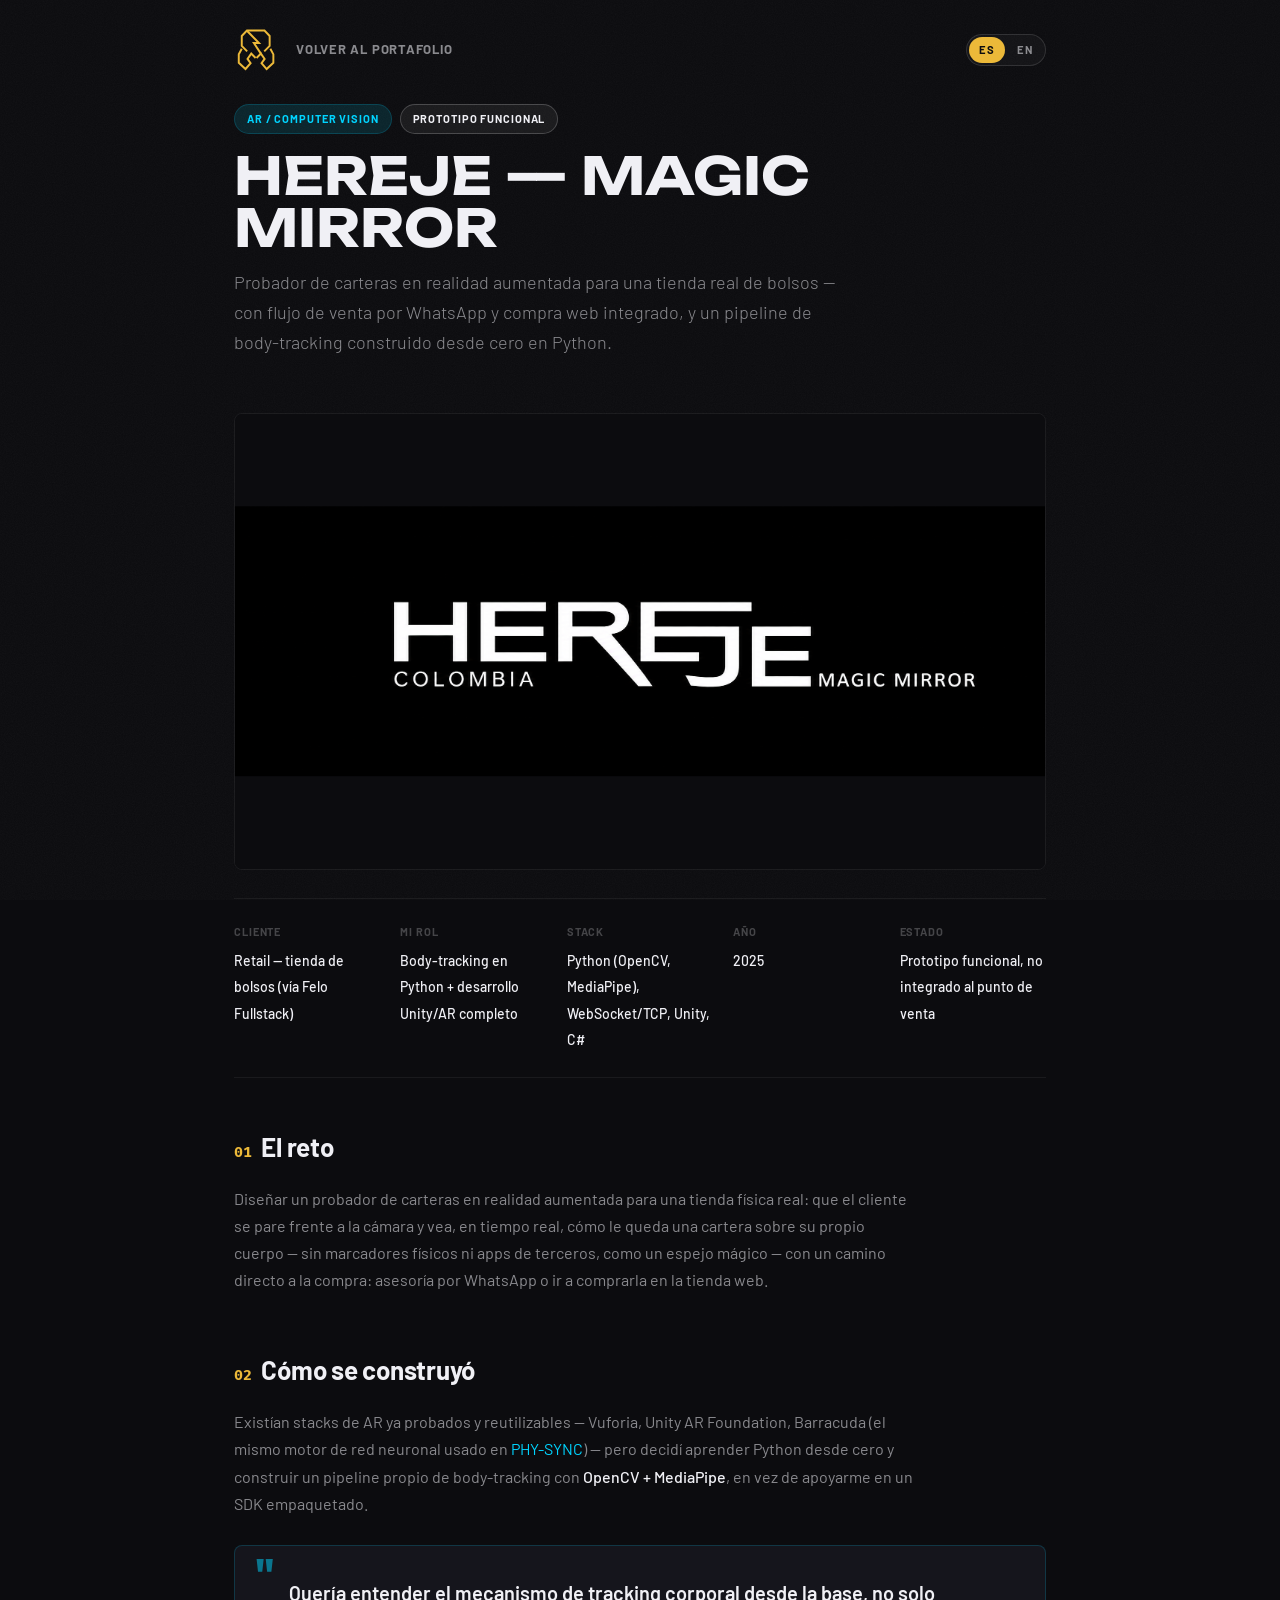
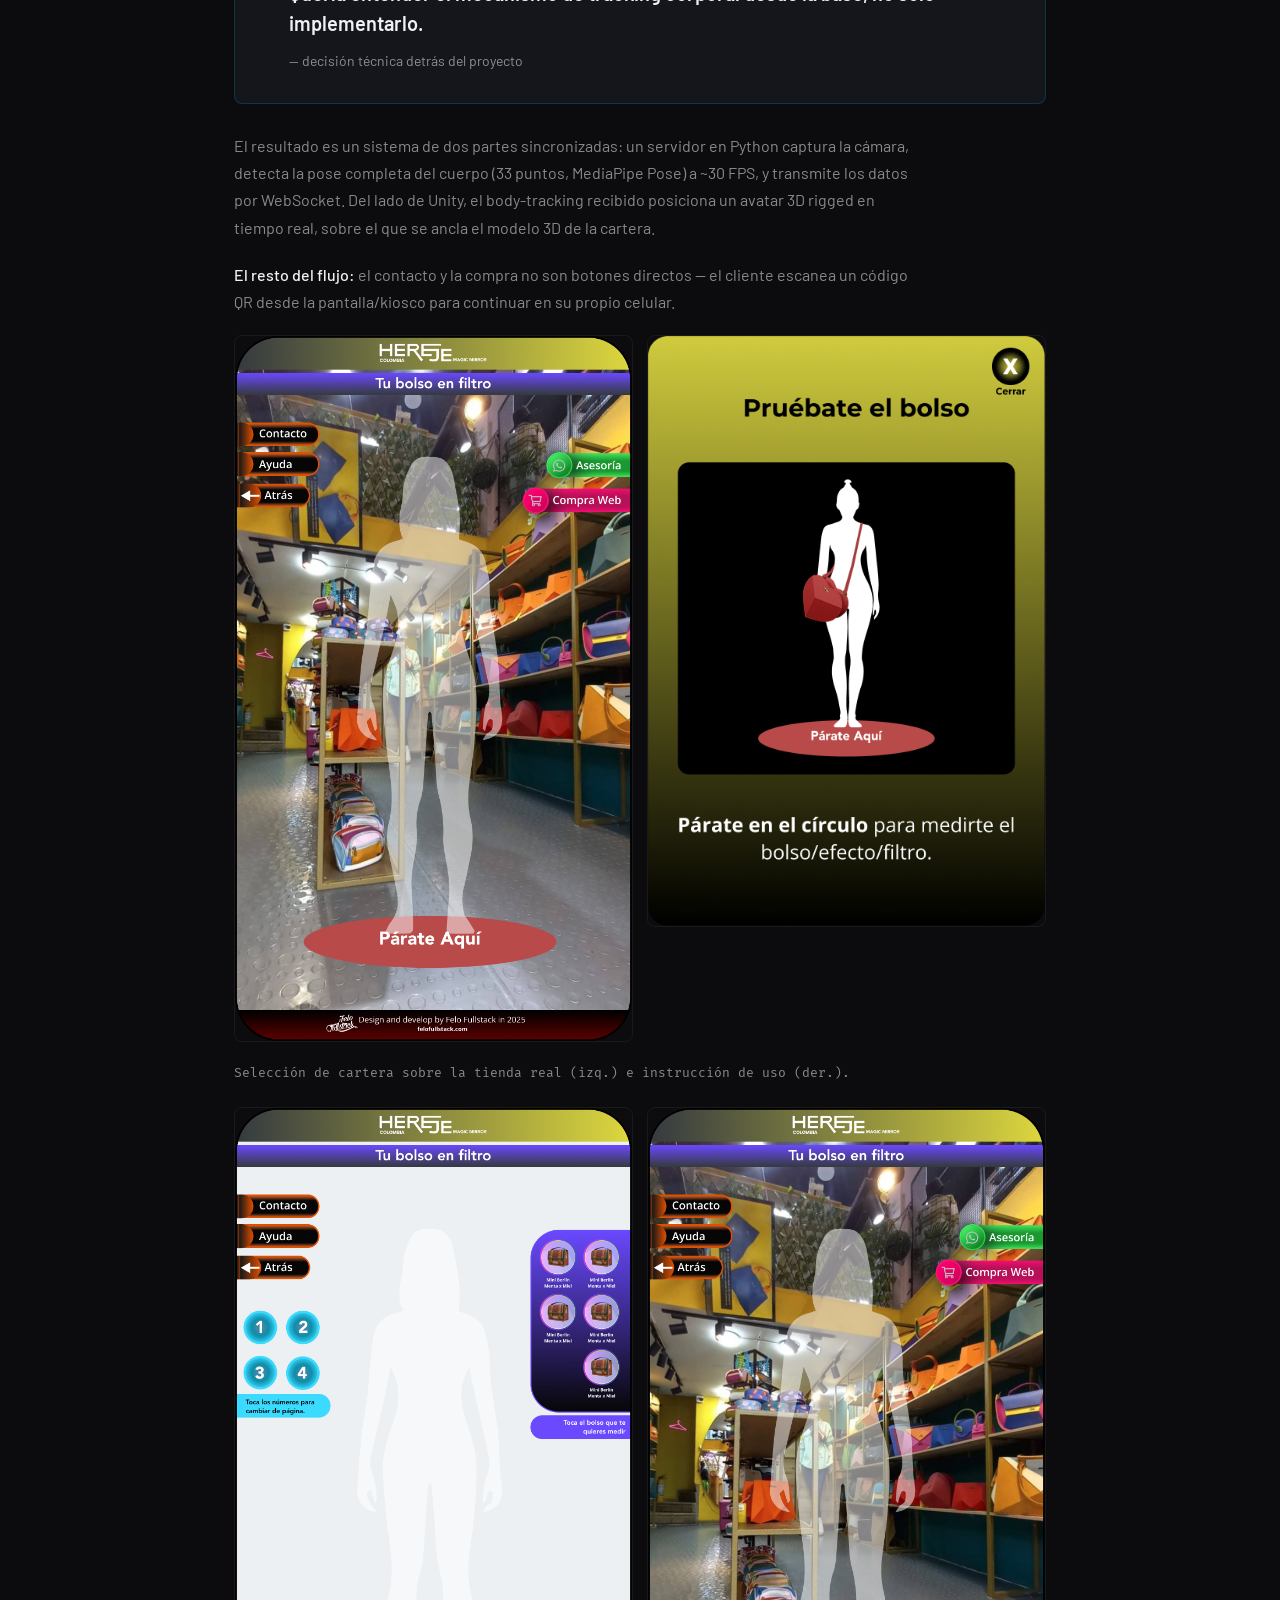
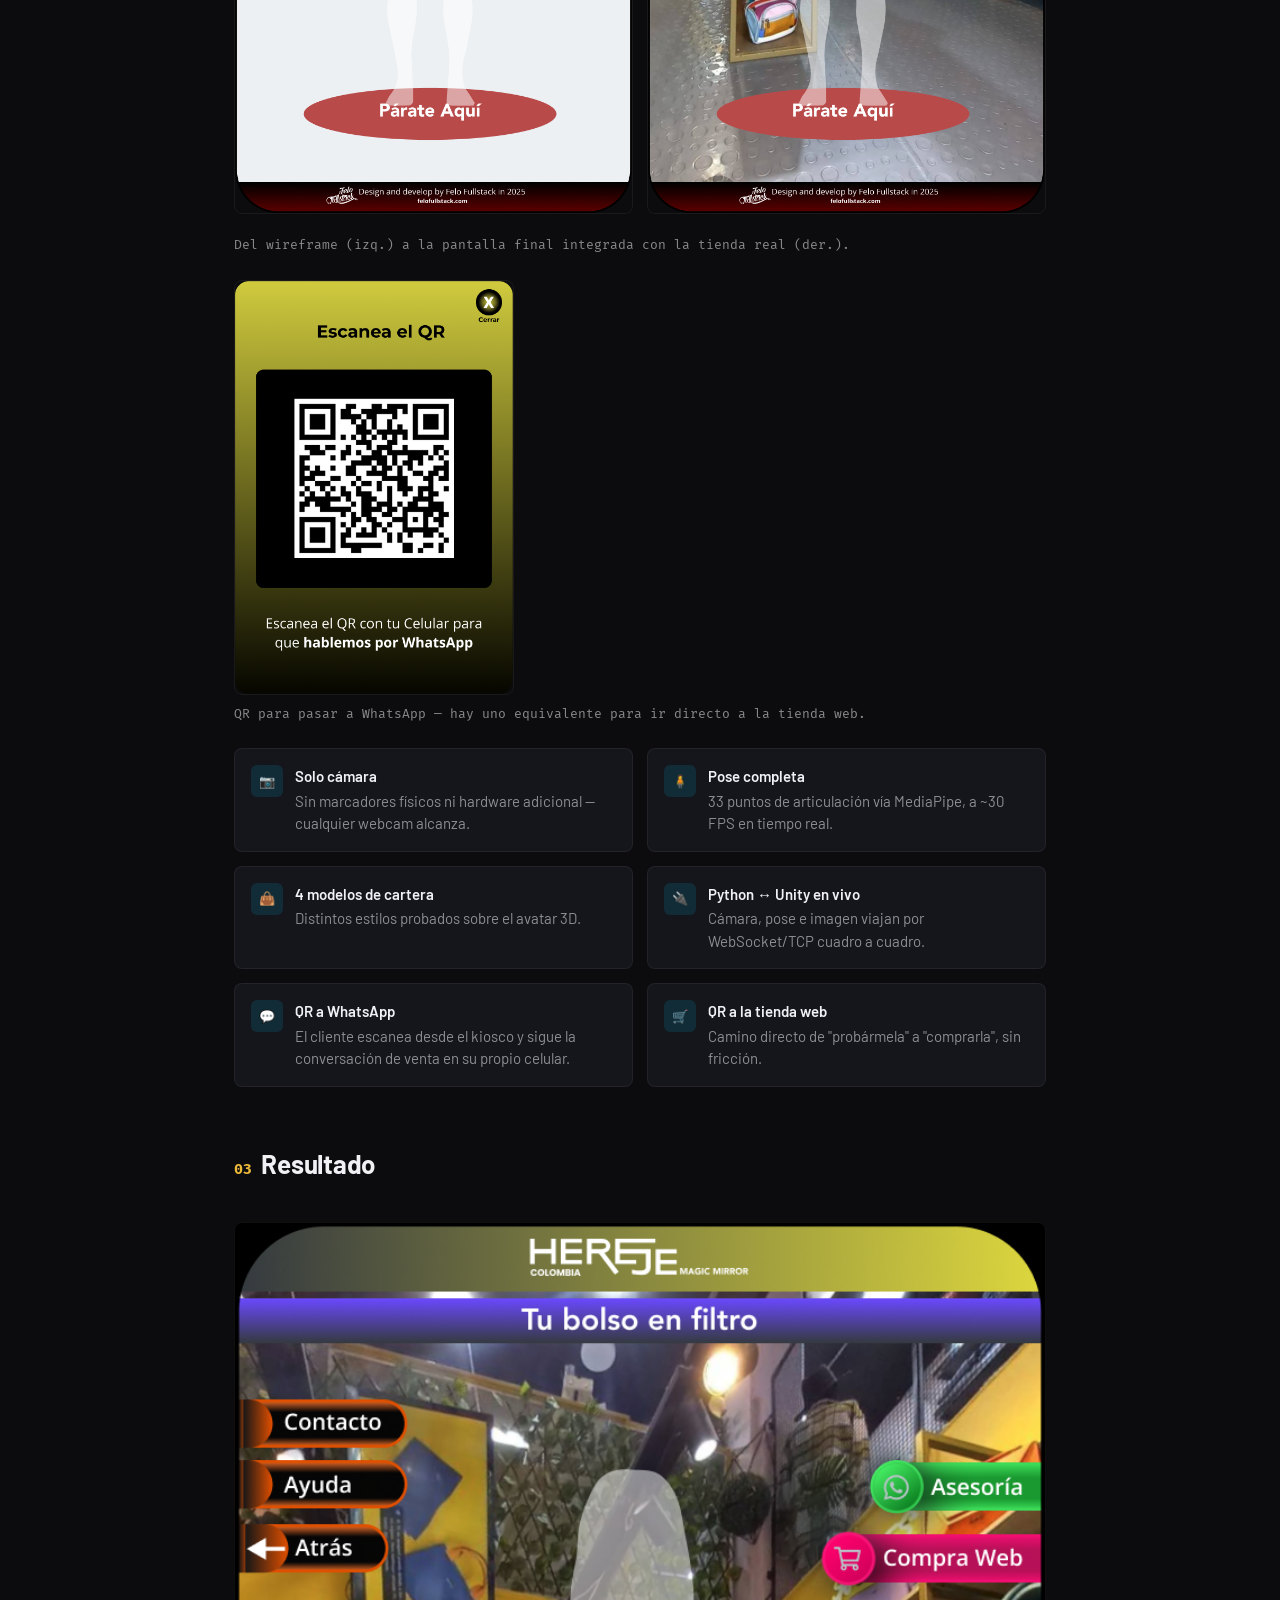
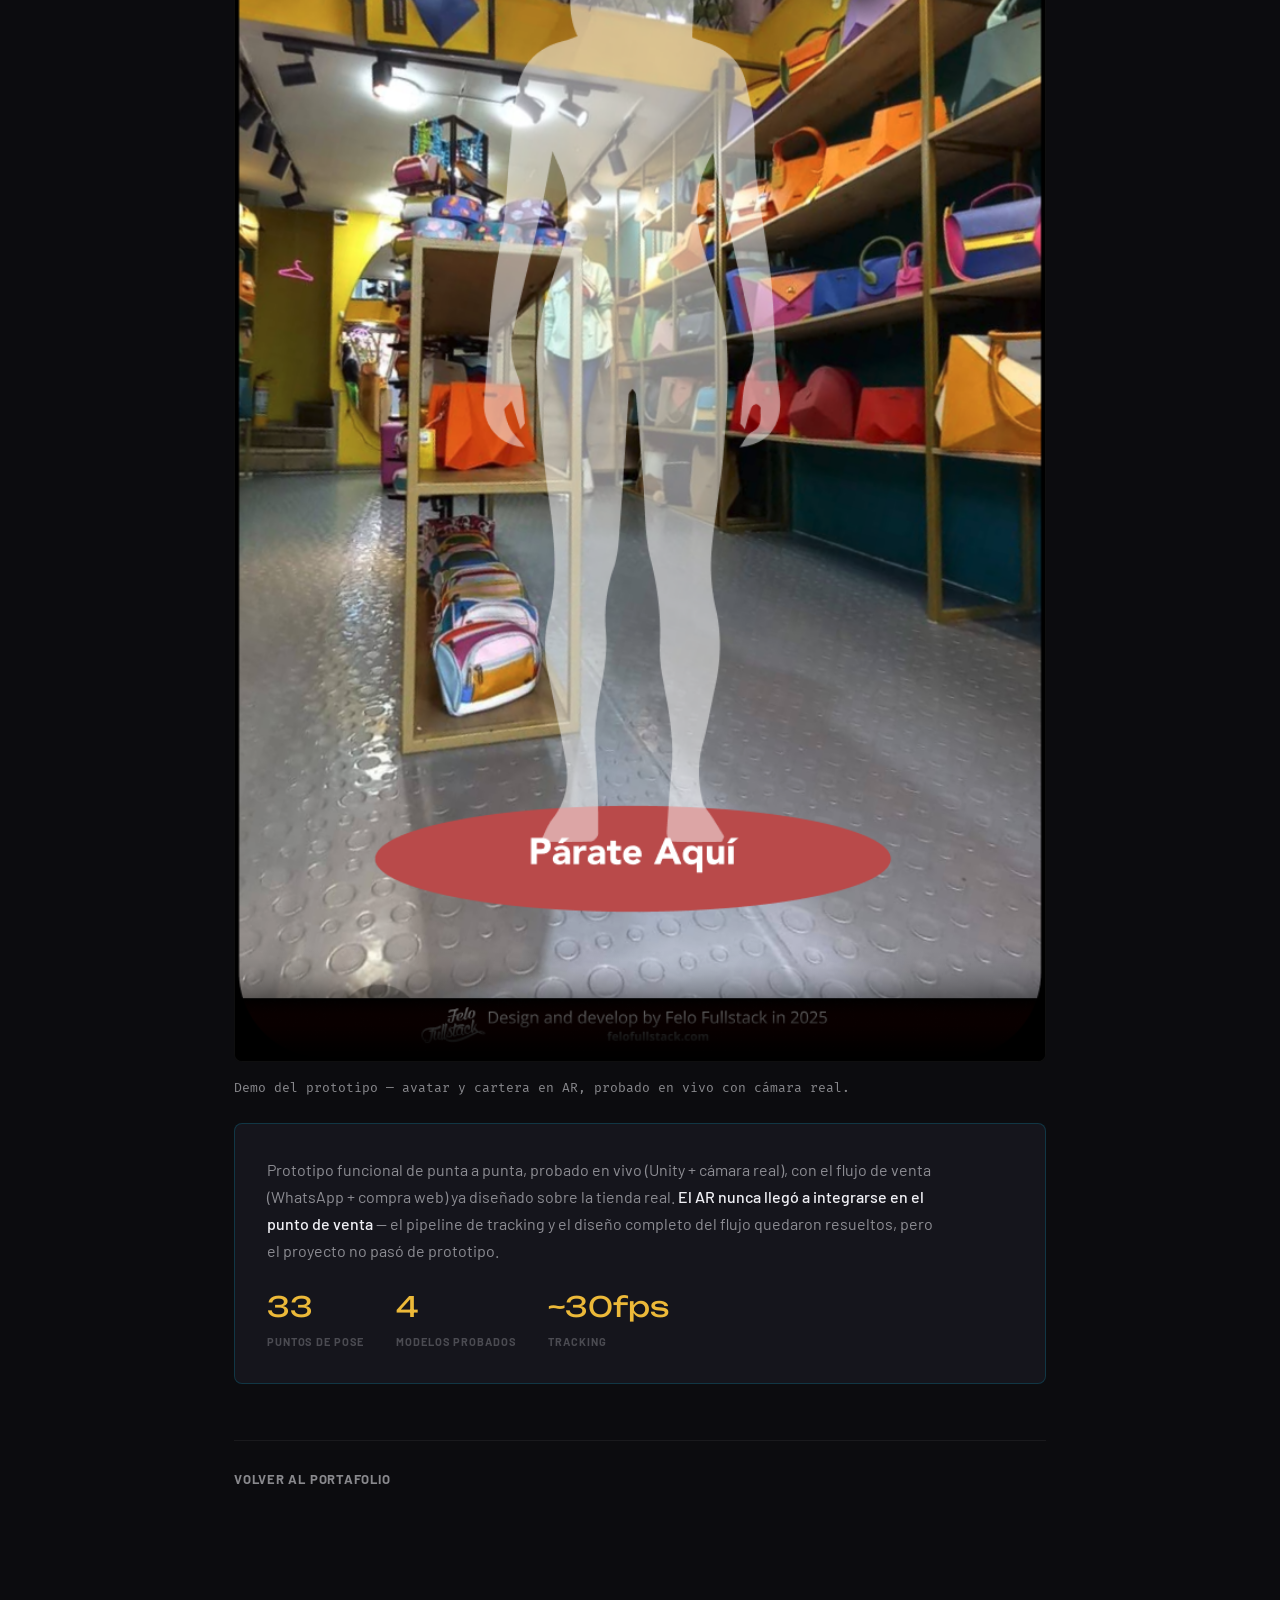
<file: case-ar-hereje.html>
<!DOCTYPE html>
<html lang="es">
<head>
  <meta charset="UTF-8">
  <meta name="viewport" content="width=device-width, initial-scale=1.0">
  <title>HEREJE · Nicolas Martinez</title>

  <link rel="icon" type="image/svg+xml" href="favicon.svg">

  <meta name="description" content="Case study: HEREJE — probador de carteras en realidad aumentada con un pipeline de body-tracking construido desde cero en Python.">
  <meta property="og:title" content="HEREJE · Nicolas Martinez">
  <meta property="og:description" content="Probador de carteras en realidad aumentada — body-tracking construido desde cero en Python (OpenCV + MediaPipe), sincronizado en tiempo real con Unity.">
  <meta property="og:image" content="https://n4ykh0.github.io/portfolio/Portafolio/Hereje_Logo.png">
  <meta property="og:type" content="article">

  <link rel="preconnect" href="https://fonts.googleapis.com">
  <link rel="preconnect" href="https://fonts.gstatic.com" crossorigin>
  <link href="https://fonts.googleapis.com/css2?family=Unbounded:wght@900&family=Barlow:wght@300;400;500;600;700&family=Fira+Mono:wght@400&display=swap" rel="stylesheet">
  <link rel="stylesheet" href="portfolio.css">
  <link rel="stylesheet" href="case-study.css">
</head>
<body>
  <canvas id="hex-bg"></canvas>

  <div class="cs-wrap">
    <div style="display:flex; justify-content:space-between; align-items:center; flex-wrap:wrap; gap:12px;">
      <div class="cs-brandrow">
        <a href="index.html" class="cs-brand" aria-label="Nicolas Martinez, inicio"><img src="pinza-mark.svg" alt=""></a>
        <a href="index.html#work" class="cs-back" style="padding-top:0" data-i18n="back">
          <svg viewBox="0 0 24 24"><path d="M10 9V5l7 7-7 7v-4.1c-5 .5-8.5 2.3-11 6.1 1-5 4-10 11-11z"/></svg>
          Volver al portafolio
        </a>
      </div>
      <div class="lang-toggle" style="margin-top:28px">
        <button class="lang-btn active" data-lb="es" onclick="setCaseLang('es')">ES</button>
        <button class="lang-btn" data-lb="en" onclick="setCaseLang('en')">EN</button>
      </div>
    </div>

    <div class="cs-hero">
      <div class="cs-tags">
        <span class="cs-tag" data-i18n="tag1">AR / COMPUTER VISION</span>
        <span class="cs-tag cs-tag--amber" data-i18n="tag2">PROTOTIPO FUNCIONAL</span>
      </div>
      <h1 class="cs-title">HEREJE — MAGIC MIRROR</h1>
      <p class="cs-subtitle" data-i18n="subtitle">Probador de carteras en realidad aumentada para una tienda real de bolsos — con flujo de venta por WhatsApp y compra web integrado, y un pipeline de body-tracking construido desde cero en Python.</p>
    </div>

    <img class="cs-cover" src="Portafolio/Hereje_Logo.png" alt="HEREJE Colombia — Magic Mirror">

    <div class="cs-meta">
      <div class="cs-meta-item"><span class="k" data-i18n="meta.client">Cliente</span><span class="v" data-i18n="meta.client.val">Retail — tienda de bolsos (vía Felo Fullstack)</span></div>
      <div class="cs-meta-item"><span class="k" data-i18n="meta.role">Mi rol</span><span class="v" data-i18n="meta.role.val">Body-tracking en Python + desarrollo Unity/AR completo</span></div>
      <div class="cs-meta-item"><span class="k">Stack</span><span class="v">Python (OpenCV, MediaPipe), WebSocket/TCP, Unity, C#</span></div>
      <div class="cs-meta-item"><span class="k" data-i18n="meta.year">Año</span><span class="v">2025</span></div>
      <div class="cs-meta-item"><span class="k" data-i18n="meta.status">Estado</span><span class="v" data-i18n="meta.status.val">Prototipo funcional, no integrado al punto de venta</span></div>
    </div>

    <div class="cs-section">
      <h2 class="cs-h2"><span class="num">01</span><span data-i18n="h.reto">El reto</span></h2>
      <p class="cs-p" data-i18n="p.reto">Diseñar un probador de carteras en realidad aumentada para una tienda física real: que el cliente se pare frente a la cámara y vea, en tiempo real, cómo le queda una cartera sobre su propio cuerpo — sin marcadores físicos ni apps de terceros, como un espejo mágico — con un camino directo a la compra: asesoría por WhatsApp o ir a comprarla en la tienda web.</p>
    </div>

    <div class="cs-section">
      <h2 class="cs-h2"><span class="num">02</span><span data-i18n="h.build">Cómo se construyó</span></h2>
      <p class="cs-p" data-i18n="p.build1">Existían stacks de AR ya probados y reutilizables — Vuforia, Unity AR Foundation, Barracuda (el mismo motor de red neuronal usado en <a href="case-phy-sync.html" style="color:var(--blue)">PHY-SYNC</a>) — pero decidí aprender Python desde cero y construir un pipeline propio de body-tracking con <strong>OpenCV + MediaPipe</strong>, en vez de apoyarme en un SDK empaquetado.</p>

      <div class="cs-quote">
        <p data-i18n="quote.text">Quería entender el mecanismo de tracking corporal desde la base, no solo implementarlo.</p>
        <span data-i18n="quote.attr">— decisión técnica detrás del proyecto</span>
      </div>

      <p class="cs-p" data-i18n="p.build2">El resultado es un sistema de dos partes sincronizadas: un servidor en Python captura la cámara, detecta la pose completa del cuerpo (33 puntos, MediaPipe Pose) a ~30 FPS, y transmite los datos por WebSocket. Del lado de Unity, el body-tracking recibido posiciona un avatar 3D rigged en tiempo real, sobre el que se ancla el modelo 3D de la cartera.</p>

      <p class="cs-p" style="margin-top:20px" data-i18n="p.flow"><strong>El resto del flujo:</strong> el contacto y la compra no son botones directos — el cliente escanea un código QR desde la pantalla/kiosco para continuar en su propio celular.</p>
      <div class="cs-grid2">
        <img class="cs-img" src="Portafolio/Hereje_Mockup_Tienda.png" alt="Pantalla 'Tu bolso en filtro' sobre la tienda real, con selección de cartera" style="margin:0">
        <img class="cs-img" src="Portafolio/Hereje_Ayuda_Instruccion.png" alt="Pantalla instructiva: párate en el círculo para medirte el bolso" style="margin:0">
      </div>
      <p class="cs-caption" data-i18n="cap.flow1">Selección de cartera sobre la tienda real (izq.) e instrucción de uso (der.).</p>

      <div class="cs-grid2">
        <img class="cs-img" src="Portafolio/Hereje_Mockup_UI.png" alt="Wireframe de la pantalla de selección de cartera, sin la foto de la tienda" style="margin:0">
        <img class="cs-img" src="Portafolio/Hereje_Mockup_Tienda.png" alt="La misma pantalla ya integrada con la foto real de la tienda" style="margin:0">
      </div>
      <p class="cs-caption" data-i18n="cap.progress">Del wireframe (izq.) a la pantalla final integrada con la tienda real (der.).</p>

      <img class="cs-img" src="Portafolio/Hereje_QR_WhatsApp.png" alt="Modal con código QR para hablar por WhatsApp" style="max-width:280px; margin-left:0">
      <p class="cs-caption" data-i18n="cap.qr">QR para pasar a WhatsApp — hay uno equivalente para ir directo a la tienda web.</p>

      <div class="cs-grid2">
        <div class="cs-feature">
          <div class="ic">📷</div>
          <div class="tx" data-i18n="feat.camera"><strong>Solo cámara</strong>Sin marcadores físicos ni hardware adicional — cualquier webcam alcanza.</div>
        </div>
        <div class="cs-feature">
          <div class="ic">🧍</div>
          <div class="tx" data-i18n="feat.pose"><strong>Pose completa</strong>33 puntos de articulación vía MediaPipe, a ~30 FPS en tiempo real.</div>
        </div>
        <div class="cs-feature">
          <div class="ic">👜</div>
          <div class="tx" data-i18n="feat.models"><strong>4 modelos de cartera</strong>Distintos estilos probados sobre el avatar 3D.</div>
        </div>
        <div class="cs-feature">
          <div class="ic">🔌</div>
          <div class="tx" data-i18n="feat.pipeline"><strong>Python ↔ Unity en vivo</strong>Cámara, pose e imagen viajan por WebSocket/TCP cuadro a cuadro.</div>
        </div>
        <div class="cs-feature">
          <div class="ic">💬</div>
          <div class="tx" data-i18n="feat.wa"><strong>QR a WhatsApp</strong>El cliente escanea desde el kiosco y sigue la conversación de venta en su propio celular.</div>
        </div>
        <div class="cs-feature">
          <div class="ic">🛒</div>
          <div class="tx" data-i18n="feat.web"><strong>QR a la tienda web</strong>Camino directo de "probármela" a "comprarla", sin fricción.</div>
        </div>
      </div>
    </div>

    <div class="cs-section">
      <h2 class="cs-h2"><span class="num">03</span><span data-i18n="h.resultado">Resultado</span></h2>
      <video class="cs-video" src="Portafolio/Hereje_Demo.mp4" controls preload="metadata" poster="Portafolio/Hereje_Mockup_Tienda.png"></video>
      <p class="cs-caption" data-i18n="cap.demo">Demo del prototipo — avatar y cartera en AR, probado en vivo con cámara real.</p>

      <div class="cs-result">
        <p class="cs-p" style="margin-bottom:0" data-i18n="p.resultado">Prototipo funcional de punta a punta, probado en vivo (Unity + cámara real), con el flujo de venta (WhatsApp + compra web) ya diseñado sobre la tienda real. <strong>El AR nunca llegó a integrarse en el punto de venta</strong> — el pipeline de tracking y el diseño completo del flujo quedaron resueltos, pero el proyecto no pasó de prototipo.</p>
        <div class="cs-metrics-row">
          <div class="cs-metric"><div class="v">33</div><div class="l" data-i18n="m.pose">Puntos de pose</div></div>
          <div class="cs-metric"><div class="v">4</div><div class="l" data-i18n="m.models">Modelos probados</div></div>
          <div class="cs-metric"><div class="v">~30fps</div><div class="l">Tracking</div></div>
        </div>
      </div>
    </div>

    <div class="cs-footer">
      <a href="index.html#work" class="cs-back" style="padding-top:0" data-i18n="back">
        <svg viewBox="0 0 24 24"><path d="M10 9V5l7 7-7 7v-4.1c-5 .5-8.5 2.3-11 6.1 1-5 4-10 11-11z"/></svg>
        Volver al portafolio
      </a>
    </div>
  </div>

  <script src="case-i18n.js"></script>
  <script>
    const DICT = {
      'back': {es:'Volver al portafolio', en:'Back to portfolio'},
      'tag1': {es:'AR / COMPUTER VISION', en:'AR / COMPUTER VISION'},
      'tag2': {es:'PROTOTIPO FUNCIONAL', en:'FUNCTIONAL PROTOTYPE'},
      'subtitle': {es:'Probador de carteras en realidad aumentada para una tienda real de bolsos — con flujo de venta por WhatsApp y compra web integrado, y un pipeline de body-tracking construido desde cero en Python.', en:'AR handbag fitting room for a real bag store — with an integrated WhatsApp/web sales flow, and a body-tracking pipeline built from scratch in Python.'},
      'meta.client': {es:'Cliente', en:'Client'},
      'meta.client.val': {es:'Retail — tienda de bolsos (vía Felo Fullstack)', en:'Retail — bag store (via Felo Fullstack)'},
      'meta.role': {es:'Mi rol', en:'My role'},
      'meta.role.val': {es:'Body-tracking en Python + desarrollo Unity/AR completo', en:'Python body-tracking + full Unity/AR development'},
      'meta.year': {es:'Año', en:'Year'},
      'meta.status': {es:'Estado', en:'Status'},
      'meta.status.val': {es:'Prototipo funcional, no integrado al punto de venta', en:'Functional prototype, never integrated into the point of sale'},
      'h.reto': {es:'El reto', en:'The Challenge'},
      'p.reto': {es:'Diseñar un probador de carteras en realidad aumentada para una tienda física real: que el cliente se pare frente a la cámara y vea, en tiempo real, cómo le queda una cartera sobre su propio cuerpo — sin marcadores físicos ni apps de terceros, como un espejo mágico — con un camino directo a la compra: asesoría por WhatsApp o ir a comprarla en la tienda web.', en:'Design an AR handbag fitting room for a real physical store: the customer stands in front of the camera and sees, in real time, how a bag looks on their own body — no physical markers or third-party apps, like a magic mirror — with a direct path to purchase: WhatsApp advisory or heading straight to the online store.'},
      'h.build': {es:'Cómo se construyó', en:'How it was built'},
      'p.build1': {es:'Existían stacks de AR ya probados y reutilizables — Vuforia, Unity AR Foundation, Barracuda (el mismo motor de red neuronal usado en <a href="case-phy-sync.html" style="color:var(--blue)">PHY-SYNC</a>) — pero decidí aprender Python desde cero y construir un pipeline propio de body-tracking con <strong>OpenCV + MediaPipe</strong>, en vez de apoyarme en un SDK empaquetado.', en:'Proven, reusable AR stacks already existed — Vuforia, Unity AR Foundation, Barracuda (the same neural-network engine used in <a href="case-phy-sync.html" style="color:var(--blue)">PHY-SYNC</a>) — but I decided to learn Python from scratch and build my own body-tracking pipeline with <strong>OpenCV + MediaPipe</strong>, instead of relying on a packaged SDK.'},
      'quote.text': {es:'Quería entender el mecanismo de tracking corporal desde la base, no solo implementarlo.', en:'I wanted to understand the body-tracking mechanism from the ground up, not just implement it.'},
      'quote.attr': {es:'— decisión técnica detrás del proyecto', en:'— technical decision behind the project'},
      'p.build2': {es:'El resultado es un sistema de dos partes sincronizadas: un servidor en Python captura la cámara, detecta la pose completa del cuerpo (33 puntos, MediaPipe Pose) a ~30 FPS, y transmite los datos por WebSocket. Del lado de Unity, el body-tracking recibido posiciona un avatar 3D rigged en tiempo real, sobre el que se ancla el modelo 3D de la cartera.', en:'The result is a two-part synchronized system: a Python server captures the camera, detects full-body pose (33 points, MediaPipe Pose) at ~30 FPS, and streams the data over WebSocket. On the Unity side, the incoming body-tracking data positions a rigged 3D avatar in real time, onto which the 3D bag model is anchored.'},
      'p.flow': {es:'<strong>El resto del flujo:</strong> el contacto y la compra no son botones directos — el cliente escanea un código QR desde la pantalla/kiosco para continuar en su propio celular.', en:'<strong>The rest of the flow:</strong> contact and purchase aren\'t direct buttons — the customer scans a QR code from the screen/kiosk to continue on their own phone.'},
      'cap.flow1': {es:'Selección de cartera sobre la tienda real (izq.) e instrucción de uso (der.).', en:'Bag selection over the real store (left) and usage instructions (right).'},
      'cap.progress': {es:'Del wireframe (izq.) a la pantalla final integrada con la tienda real (der.).', en:'From wireframe (left) to the final screen integrated with the real store (right).'},
      'cap.qr': {es:'QR para pasar a WhatsApp — hay uno equivalente para ir directo a la tienda web.', en:'QR to jump to WhatsApp — there\'s an equivalent one to go straight to the online store.'},
      'feat.camera': {es:'<strong>Solo cámara</strong>Sin marcadores físicos ni hardware adicional — cualquier webcam alcanza.', en:'<strong>Camera only</strong>No physical markers or extra hardware — any webcam works.'},
      'feat.pose': {es:'<strong>Pose completa</strong>33 puntos de articulación vía MediaPipe, a ~30 FPS en tiempo real.', en:'<strong>Full-body pose</strong>33 joint points via MediaPipe, at ~30 FPS in real time.'},
      'feat.models': {es:'<strong>4 modelos de cartera</strong>Distintos estilos probados sobre el avatar 3D.', en:'<strong>4 bag models</strong>Different styles tested on the 3D avatar.'},
      'feat.pipeline': {es:'<strong>Python ↔ Unity en vivo</strong>Cámara, pose e imagen viajan por WebSocket/TCP cuadro a cuadro.', en:'<strong>Python ↔ Unity, live</strong>Camera, pose and image travel over WebSocket/TCP frame by frame.'},
      'feat.wa': {es:'<strong>QR a WhatsApp</strong>El cliente escanea desde el kiosco y sigue la conversación de venta en su propio celular.', en:'<strong>QR to WhatsApp</strong>The customer scans from the kiosk and continues the sales conversation on their own phone.'},
      'feat.web': {es:'<strong>QR a la tienda web</strong>Camino directo de "probármela" a "comprarla", sin fricción.', en:'<strong>QR to the online store</strong>A direct, frictionless path from "trying it on" to "buying it".'},
      'h.resultado': {es:'Resultado', en:'Result'},
      'cap.demo': {es:'Demo del prototipo — avatar y cartera en AR, probado en vivo con cámara real.', en:'Prototype demo — avatar and bag in AR, tested live with a real camera.'},
      'p.resultado': {es:'Prototipo funcional de punta a punta, probado en vivo (Unity + cámara real), con el flujo de venta (WhatsApp + compra web) ya diseñado sobre la tienda real. <strong>El AR nunca llegó a integrarse en el punto de venta</strong> — el pipeline de tracking y el diseño completo del flujo quedaron resueltos, pero el proyecto no pasó de prototipo.', en:'Fully functional prototype, tested live (Unity + real camera), with the sales flow (WhatsApp + web purchase) already designed on top of the real store. <strong>The AR layer never made it into the point of sale</strong> — the tracking pipeline and the full flow design were fully resolved, but the project never went past prototype.'},
      'm.pose': {es:'Puntos de pose', en:'Pose points'},
      'm.models': {es:'Modelos probados', en:'Models tested'}
    };
    initCaseLang(DICT);
  </script>
</body>
</html>
</file>
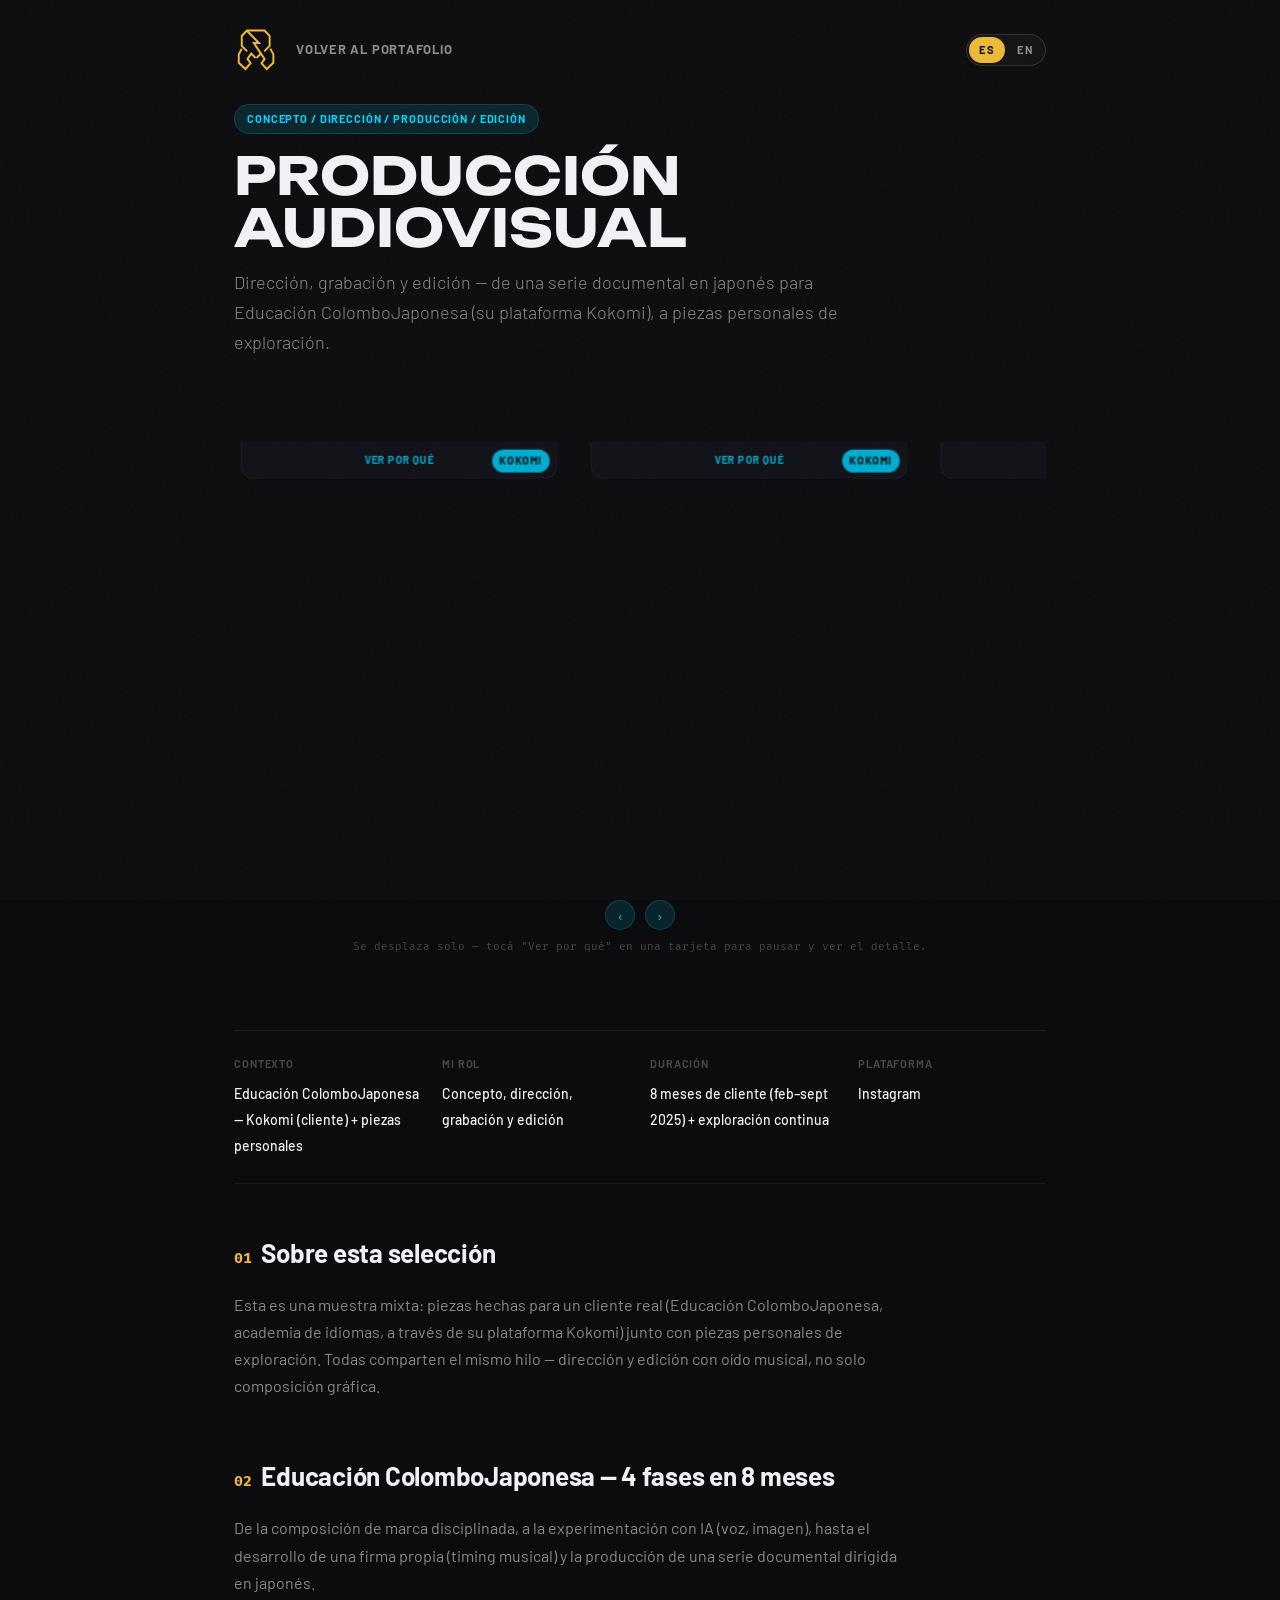
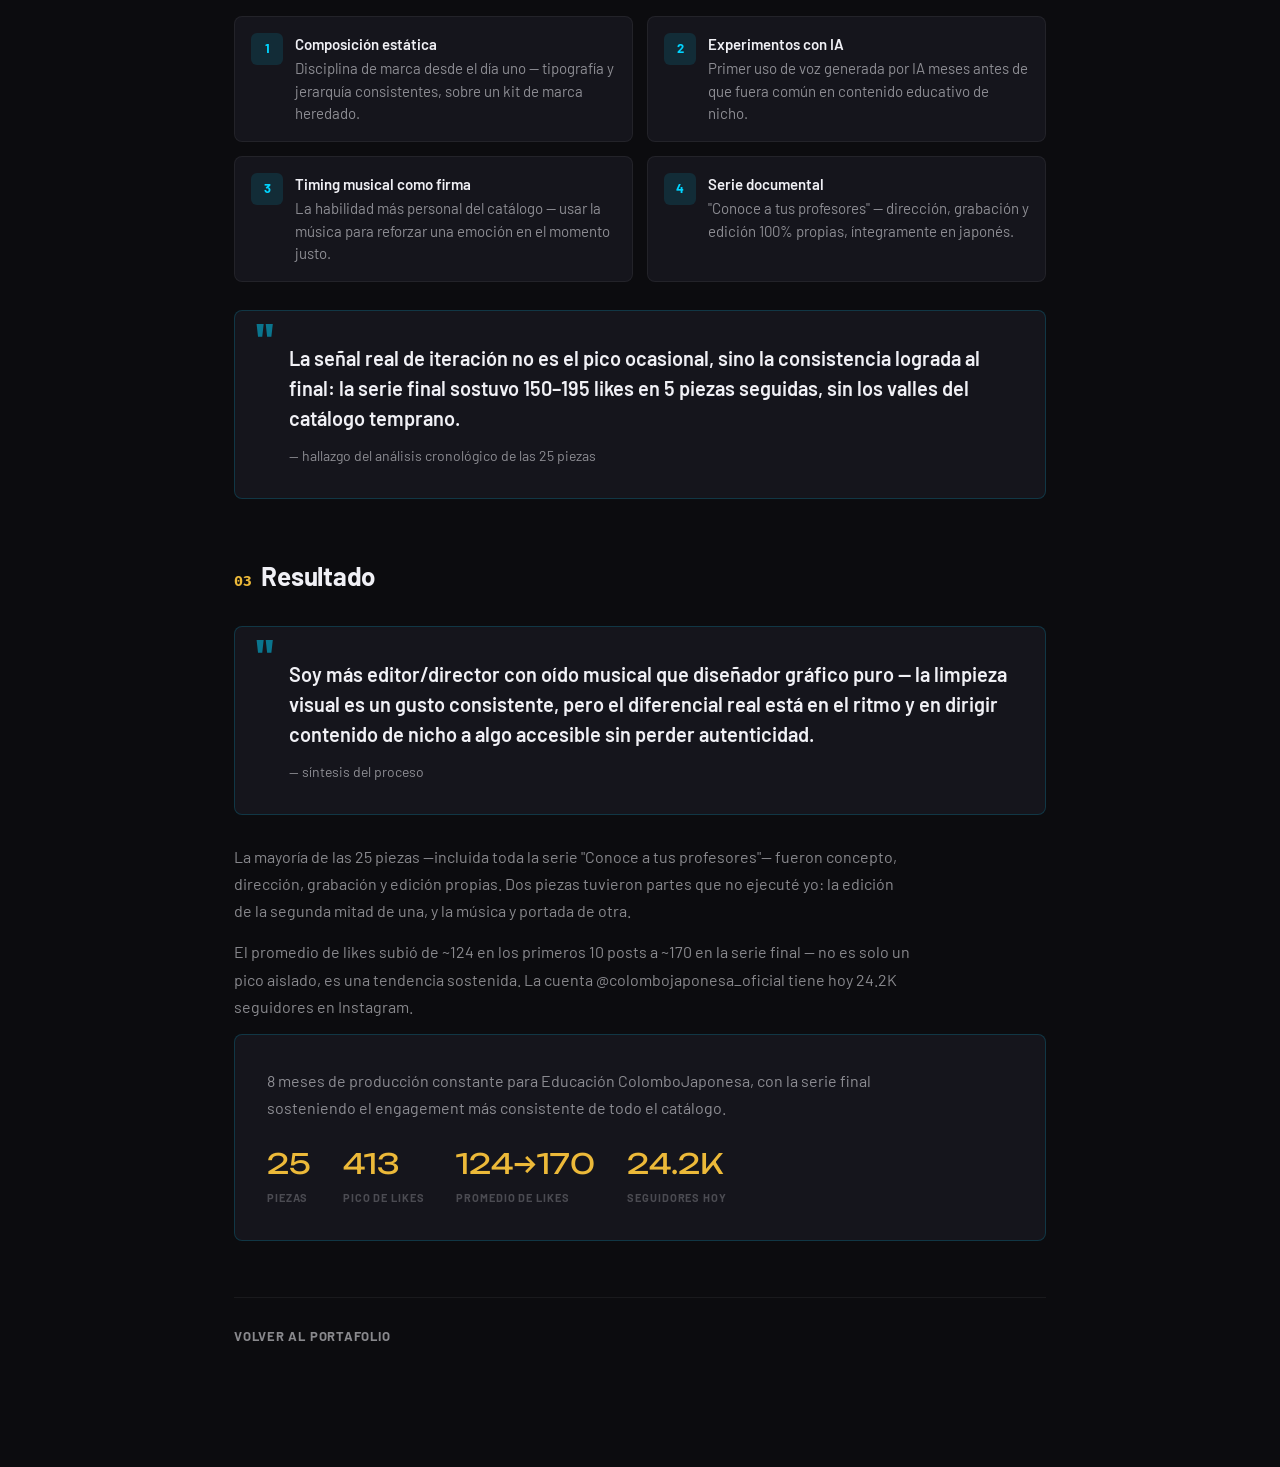
<file: case-kokomi.html>
<!DOCTYPE html>
<html lang="es">
<head>
  <meta charset="UTF-8">
  <meta name="viewport" content="width=device-width, initial-scale=1.0">
  <title>PRODUCCIÓN AUDIOVISUAL · Nicolas Martinez</title>

  <link rel="icon" type="image/svg+xml" href="favicon.svg">

  <meta name="description" content="Producción Audiovisual — de una serie documental dirigida en japonés para Educación ColomboJaponesa a piezas personales de edición y dirección.">
  <meta property="og:title" content="PRODUCCIÓN AUDIOVISUAL · Nicolas Martinez">
  <meta property="og:description" content="Selección de piezas audiovisuales — dirección, grabación y edición. Educación ColomboJaponesa (cliente) y trabajo personal.">
  <meta property="og:type" content="article">

  <link rel="preconnect" href="https://fonts.googleapis.com">
  <link rel="preconnect" href="https://fonts.gstatic.com" crossorigin>
  <link href="https://fonts.googleapis.com/css2?family=Unbounded:wght@900&family=Barlow:wght@300;400;500;600;700&family=Fira+Mono:wght@400&display=swap" rel="stylesheet">
  <link rel="stylesheet" href="portfolio.css">
  <link rel="stylesheet" href="case-study.css">

  <style>
    /* ── AUDIOVISUAL CAROUSEL (real Instagram embeds) ────────────── */
    .av-wrap { margin:24px -24px 8px; padding:0 24px; }
    .av-track-outer { overflow-x:auto; overflow-y:visible; padding:24px 0; scrollbar-width:none; }
    .av-track-outer::-webkit-scrollbar { display:none; }
    .av-track { display:flex; gap:20px; width:max-content; }
    .av-card {
      position:relative; width:330px; flex:none;
      border-radius:14px; transition:transform .35s var(--ease), box-shadow .35s;
      transform:scale(.96); opacity:.8;
    }
    .av-card.selected { transform:scale(1.04); opacity:1; box-shadow:0 24px 60px rgba(0,212,255,.3); z-index:5; }
    .av-card .instagram-media { margin:0 !important; border-radius:14px 14px 0 0 !important; }
    .av-card .ig-embed-pending {
      display:block; width:100%; height:400px; border-radius:14px 14px 0 0;
      background:linear-gradient(135deg, var(--bg-card) 0%, #14141a 50%, var(--bg-card) 100%);
      background-size:200% 200%; animation:avPulse 1.6s ease-in-out infinite;
      border:1px solid var(--border);
    }
    @keyframes avPulse { 0%,100% { background-position:0% 0%; } 50% { background-position:100% 100%; } }
    .av-src-tag {
      position:absolute; top:8px; right:8px; z-index:2;
      font-family:var(--font-heading); font-size:11px; font-weight:700; letter-spacing:.08em;
      padding:3px 8px; border-radius:99px; color:#0c0c0f; background:var(--blue);
    }
    .av-src-tag.personal { background:var(--amber); }
    .av-select-btn {
      display:flex; align-items:center; justify-content:center; gap:6px; width:100%;
      padding:10px; border-radius:0 0 14px 14px;
      background:var(--bg-card); border:1px solid var(--border); border-top:none;
      font-family:var(--font-heading); font-weight:700; font-size:11px; letter-spacing:.06em;
      text-transform:uppercase; color:var(--blue);
    }
    .av-select-btn:hover { background:var(--blue-dim); }
    .av-nav { display:flex; gap:10px; justify-content:center; margin-top:4px; }
    .av-nav button {
      width:30px; height:30px; border-radius:50%; border:1px solid var(--border-blue);
      color:var(--blue); background:var(--blue-dim); font-size:14px;
    }
    .av-hint { text-align:center; font-family:var(--font-mono); font-size:11px; color:var(--text-lo); margin-top:8px; }
    .av-detail {
      background:var(--bg-card); border:1px solid var(--border-blue); border-radius:12px;
      padding:24px 26px; margin-top:16px;
      opacity:0; max-height:0; overflow:hidden;
      transition:opacity .3s ease-out, max-height .4s ease-out;
    }
    .av-detail.open { opacity:1; max-height:400px; }
    .av-detail-head { display:flex; justify-content:space-between; align-items:baseline; gap:12px; margin-bottom:8px; flex-wrap:wrap; }
    .av-detail-title { font-family:var(--font-heading); font-weight:700; font-size:18px; color:var(--text-hi); }
    .av-detail-meta { font-family:var(--font-mono); font-size:12px; color:var(--blue); white-space:nowrap; }
    .av-detail-link {
      display:inline-flex; align-items:center; gap:6px; margin-top:12px;
      font-family:var(--font-heading); font-weight:700; font-size:12px; letter-spacing:.06em;
      text-transform:uppercase; color:var(--blue);
    }
    .av-detail-link:hover { text-decoration:underline; }
  </style>
</head>
<body>
  <canvas id="hex-bg"></canvas>

  <div class="cs-wrap">
    <div style="display:flex; justify-content:space-between; align-items:center; flex-wrap:wrap; gap:12px;">
      <div class="cs-brandrow">
        <a href="index.html" class="cs-brand" aria-label="Nicolas Martinez, inicio"><img src="pinza-mark.svg" alt=""></a>
        <a href="index.html#work" class="cs-back" style="padding-top:0" data-i18n="back">
          <svg viewBox="0 0 24 24"><path d="M10 9V5l7 7-7 7v-4.1c-5 .5-8.5 2.3-11 6.1 1-5 4-10 11-11z"/></svg>
          Volver al portafolio
        </a>
      </div>
      <div class="lang-toggle" style="margin-top:28px">
        <button class="lang-btn active" data-lb="es" onclick="setCaseLang('es')">ES</button>
        <button class="lang-btn" data-lb="en" onclick="setCaseLang('en')">EN</button>
      </div>
    </div>

    <div class="cs-hero">
      <div class="cs-tags">
        <span class="cs-tag" data-i18n="tag1">CONCEPTO / DIRECCIÓN / PRODUCCIÓN / EDICIÓN</span>
      </div>
      <h1 class="cs-title" data-i18n="title">PRODUCCIÓN AUDIOVISUAL</h1>
      <p class="cs-subtitle" data-i18n="subtitle">Dirección, grabación y edición — de una serie documental en japonés para Educación ColomboJaponesa (su plataforma Kokomi), a piezas personales de exploración.</p>
    </div>

    <!-- Carrusel primero, como portada -->
    <div class="av-wrap">
      <div class="av-track-outer" id="av-track-outer">
        <div class="av-track" id="av-track">

          <div class="av-card" id="av-card-0">
            <span class="av-src-tag">KOKOMI</span>
            <blockquote class="ig-embed-pending" data-instgrm-permalink="https://www.instagram.com/p/DIohw4ZCEAT/" data-instgrm-version="14"></blockquote>
            <button class="av-select-btn" onclick="avSelect(0)" data-i18n="av.btn">Ver por qué</button>
          </div>

          <div class="av-card" id="av-card-1">
            <span class="av-src-tag">KOKOMI</span>
            <blockquote class="ig-embed-pending" data-instgrm-permalink="https://www.instagram.com/p/DJ7g9aZO6X4/" data-instgrm-version="14"></blockquote>
            <button class="av-select-btn" onclick="avSelect(1)" data-i18n="av.btn">Ver por qué</button>
          </div>

          <div class="av-card" id="av-card-2">
            <span class="av-src-tag">KOKOMI</span>
            <blockquote class="ig-embed-pending" data-instgrm-permalink="https://www.instagram.com/p/DKkts2exLmP/" data-instgrm-version="14"></blockquote>
            <button class="av-select-btn" onclick="avSelect(2)" data-i18n="av.btn">Ver por qué</button>
          </div>

          <div class="av-card" id="av-card-3">
            <span class="av-src-tag">KOKOMI</span>
            <blockquote class="ig-embed-pending" data-instgrm-permalink="https://www.instagram.com/p/DND7cxTOi1H/" data-instgrm-version="14"></blockquote>
            <button class="av-select-btn" onclick="avSelect(3)" data-i18n="av.btn">Ver por qué</button>
          </div>

          <div class="av-card" id="av-card-4">
            <span class="av-src-tag">KOKOMI</span>
            <blockquote class="ig-embed-pending" data-instgrm-permalink="https://www.instagram.com/p/DOREisckvIn/" data-instgrm-version="14"></blockquote>
            <button class="av-select-btn" onclick="avSelect(4)" data-i18n="av.btn">Ver por qué</button>
          </div>

          <div class="av-card" id="av-card-5">
            <span class="av-src-tag personal" data-i18n="av.personal">PERSONAL</span>
            <blockquote class="ig-embed-pending" data-instgrm-permalink="https://www.instagram.com/p/DMdCzKeO8ZZ/" data-instgrm-version="14"></blockquote>
            <button class="av-select-btn" onclick="avSelect(5)" data-i18n="av.btn">Ver por qué</button>
          </div>

          <div class="av-card" id="av-card-6">
            <span class="av-src-tag personal" data-i18n="av.personal">PERSONAL</span>
            <blockquote class="ig-embed-pending" data-instgrm-permalink="https://www.instagram.com/p/DM0unxbRwn6/" data-instgrm-version="14"></blockquote>
            <button class="av-select-btn" onclick="avSelect(6)" data-i18n="av.btn">Ver por qué</button>
          </div>

          <div class="av-card" id="av-card-7">
            <span class="av-src-tag personal" data-i18n="av.personal">PERSONAL</span>
            <blockquote class="ig-embed-pending" data-instgrm-permalink="https://www.instagram.com/reel/DUJDNXQEayl/" data-instgrm-version="14"></blockquote>
            <button class="av-select-btn" onclick="avSelect(7)" data-i18n="av.btn">Ver por qué</button>
          </div>

          <div class="av-card" id="av-card-8">
            <span class="av-src-tag personal" data-i18n="av.personal">PERSONAL</span>
            <blockquote class="ig-embed-pending" data-instgrm-permalink="https://www.instagram.com/reel/DVWPzbdjhts/" data-instgrm-version="14"></blockquote>
            <button class="av-select-btn" onclick="avSelect(8)" data-i18n="av.btn">Ver por qué</button>
          </div>

        </div>
      </div>
      <div class="av-nav">
        <button onclick="avScroll(-1)">‹</button>
        <button onclick="avScroll(1)">›</button>
      </div>
      <p class="av-hint" data-i18n="av.hint">Se desplaza solo — tocá "Ver por qué" en una tarjeta para pausar y ver el detalle.</p>

      <div class="av-detail" id="av-detail">
        <div class="av-detail-head">
          <span class="av-detail-title" id="av-detail-title"></span>
          <span class="av-detail-meta" id="av-detail-meta"></span>
        </div>
        <p class="cs-p" id="av-detail-desc" style="margin-bottom:0"></p>
        <a class="av-detail-link" id="av-detail-link" href="#" target="_blank" rel="noopener"></a>
      </div>
    </div>

    <div class="cs-meta">
      <div class="cs-meta-item"><span class="k" data-i18n="meta.context">Contexto</span><span class="v" data-i18n="meta.context.val">Educación ColomboJaponesa — Kokomi (cliente) + piezas personales</span></div>
      <div class="cs-meta-item"><span class="k" data-i18n="meta.role">Mi rol</span><span class="v" data-i18n="meta.role.val">Concepto, dirección, grabación y edición</span></div>
      <div class="cs-meta-item"><span class="k" data-i18n="meta.duration">Duración</span><span class="v" data-i18n="meta.duration.val">8 meses de cliente (feb–sept 2025) + exploración continua</span></div>
      <div class="cs-meta-item"><span class="k" data-i18n="meta.platform">Plataforma</span><span class="v">Instagram</span></div>
    </div>

    <div class="cs-section">
      <h2 class="cs-h2"><span class="num">01</span><span data-i18n="h.sobre">Sobre esta selección</span></h2>
      <p class="cs-p" data-i18n="p.sobre">Esta es una muestra mixta: piezas hechas para un cliente real (Educación ColomboJaponesa, academia de idiomas, a través de su plataforma Kokomi) junto con piezas personales de exploración. Todas comparten el mismo hilo — dirección y edición con oído musical, no solo composición gráfica.</p>
    </div>

    <div class="cs-section">
      <h2 class="cs-h2"><span class="num">02</span><span data-i18n="h.proceso">Educación ColomboJaponesa — 4 fases en 8 meses</span></h2>
      <p class="cs-p" data-i18n="p.proceso">De la composición de marca disciplinada, a la experimentación con IA (voz, imagen), hasta el desarrollo de una firma propia (timing musical) y la producción de una serie documental dirigida en japonés.</p>

      <div class="cs-grid2">
        <div class="cs-feature">
          <div class="ic">1</div>
          <div class="tx" data-i18n="feat.1"><strong>Composición estática</strong>Disciplina de marca desde el día uno — tipografía y jerarquía consistentes, sobre un kit de marca heredado.</div>
        </div>
        <div class="cs-feature">
          <div class="ic">2</div>
          <div class="tx" data-i18n="feat.2"><strong>Experimentos con IA</strong>Primer uso de voz generada por IA meses antes de que fuera común en contenido educativo de nicho.</div>
        </div>
        <div class="cs-feature">
          <div class="ic">3</div>
          <div class="tx" data-i18n="feat.3"><strong>Timing musical como firma</strong>La habilidad más personal del catálogo — usar la música para reforzar una emoción en el momento justo.</div>
        </div>
        <div class="cs-feature">
          <div class="ic">4</div>
          <div class="tx" data-i18n="feat.4"><strong>Serie documental</strong>"Conoce a tus profesores" — dirección, grabación y edición 100% propias, íntegramente en japonés.</div>
        </div>
      </div>

      <div class="cs-quote">
        <p data-i18n="quote1.text">La señal real de iteración no es el pico ocasional, sino la consistencia lograda al final: la serie final sostuvo 150–195 likes en 5 piezas seguidas, sin los valles del catálogo temprano.</p>
        <span data-i18n="quote1.attr">— hallazgo del análisis cronológico de las 25 piezas</span>
      </div>
    </div>

    <div class="cs-section">
      <h2 class="cs-h2"><span class="num">03</span><span data-i18n="h.resultado">Resultado</span></h2>

      <div class="cs-quote">
        <p data-i18n="quote2.text">Soy más editor/director con oído musical que diseñador gráfico puro — la limpieza visual es un gusto consistente, pero el diferencial real está en el ritmo y en dirigir contenido de nicho a algo accesible sin perder autenticidad.</p>
        <span data-i18n="quote2.attr">— síntesis del proceso</span>
      </div>

      <p class="cs-p" data-i18n="p.honestidad">La mayoría de las 25 piezas —incluida toda la serie "Conoce a tus profesores"— fueron concepto, dirección, grabación y edición propias. Dos piezas tuvieron partes que no ejecuté yo: la edición de la segunda mitad de una, y la música y portada de otra.</p>

      <p class="cs-p" data-i18n="p.growth">El promedio de likes subió de ~124 en los primeros 10 posts a ~170 en la serie final — no es solo un pico aislado, es una tendencia sostenida. La cuenta @colombojaponesa_oficial tiene hoy 24.2K seguidores en Instagram.</p>

      <div class="cs-result">
        <p class="cs-p" style="margin-bottom:0" data-i18n="p.resultado">8 meses de producción constante para Educación ColomboJaponesa, con la serie final sosteniendo el engagement más consistente de todo el catálogo.</p>
        <div class="cs-metrics-row">
          <div class="cs-metric"><div class="v">25</div><div class="l" data-i18n="m.piezas">Piezas</div></div>
          <div class="cs-metric"><div class="v">413</div><div class="l" data-i18n="m.pico">Pico de likes</div></div>
          <div class="cs-metric"><div class="v">124→170</div><div class="l" data-i18n="m.promedio">Promedio de likes</div></div>
          <div class="cs-metric"><div class="v">24.2K</div><div class="l" data-i18n="m.seguidores">Seguidores hoy</div></div>
        </div>
      </div>
    </div>

    <div class="cs-footer">
      <a href="index.html#work" class="cs-back" style="padding-top:0" data-i18n="back">
        <svg viewBox="0 0 24 24"><path d="M10 9V5l7 7-7 7v-4.1c-5 .5-8.5 2.3-11 6.1 1-5 4-10 11-11z"/></svg>
        Volver al portafolio
      </a>
    </div>
  </div>

  <script src="case-i18n.js"></script>
  <script>
    const DICT = {
      'back': {es:'Volver al portafolio', en:'Back to portfolio'},
      'tag1': {es:'CONCEPTO / DIRECCIÓN / PRODUCCIÓN / EDICIÓN', en:'CONCEPT / DIRECTION / PRODUCTION / EDITING'},
      'title': {es:'PRODUCCIÓN AUDIOVISUAL', en:'AUDIOVISUAL PRODUCTION'},
      'subtitle': {es:'Dirección, grabación y edición — de una serie documental en japonés para Educación ColomboJaponesa (su plataforma Kokomi), a piezas personales de exploración.', en:'Direction, filming and editing — from a documentary series in Japanese for Educación ColomboJaponesa (its Kokomi platform), to personal exploration pieces.'},
      'av.btn': {es:'Ver por qué', en:'See why'},
      'av.personal': {es:'PERSONAL', en:'PERSONAL'},
      'av.hint': {es:'Se desplaza solo — tocá "Ver por qué" en una tarjeta para pausar y ver el detalle.', en:'Scrolls on its own — tap "See why" on a card to pause and see the detail.'},
      'meta.context': {es:'Contexto', en:'Context'},
      'meta.context.val': {es:'Educación ColomboJaponesa — Kokomi (cliente) + piezas personales', en:'Educación ColomboJaponesa — Kokomi (client) + personal pieces'},
      'meta.role': {es:'Mi rol', en:'My role'},
      'meta.role.val': {es:'Concepto, dirección, grabación y edición', en:'Concept, direction, filming and editing'},
      'meta.duration': {es:'Duración', en:'Duration'},
      'meta.duration.val': {es:'8 meses de cliente (feb–sept 2025) + exploración continua', en:'8 months with client (Feb–Sep 2025) + ongoing exploration'},
      'meta.platform': {es:'Plataforma', en:'Platform'},
      'h.sobre': {es:'Sobre esta selección', en:'About this selection'},
      'p.sobre': {es:'Esta es una muestra mixta: piezas hechas para un cliente real (Educación ColomboJaponesa, academia de idiomas, a través de su plataforma Kokomi) junto con piezas personales de exploración. Todas comparten el mismo hilo — dirección y edición con oído musical, no solo composición gráfica.', en:'This is a mixed selection: pieces made for a real client (Educación ColomboJaponesa, a language academy, through its Kokomi platform) alongside personal exploration pieces. They all share the same thread — direction and editing with a musical ear, not just graphic composition.'},
      'h.proceso': {es:'Educación ColomboJaponesa — 4 fases en 8 meses', en:'Educación ColomboJaponesa — 4 phases in 8 months'},
      'p.proceso': {es:'De la composición de marca disciplinada, a la experimentación con IA (voz, imagen), hasta el desarrollo de una firma propia (timing musical) y la producción de una serie documental dirigida en japonés.', en:'From disciplined brand composition, to experimenting with AI (voice, image), to developing a personal signature (music timing) and producing a documentary series directed in Japanese.'},
      'feat.1': {es:'<strong>Composición estática</strong>Disciplina de marca desde el día uno — tipografía y jerarquía consistentes, sobre un kit de marca heredado.', en:'<strong>Static composition</strong>Brand discipline from day one — consistent typography and hierarchy, on an inherited brand kit.'},
      'feat.2': {es:'<strong>Experimentos con IA</strong>Primer uso de voz generada por IA meses antes de que fuera común en contenido educativo de nicho.', en:'<strong>AI experiments</strong>First use of AI-generated voice months before it became common in niche educational content.'},
      'feat.3': {es:'<strong>Timing musical como firma</strong>La habilidad más personal del catálogo — usar la música para reforzar una emoción en el momento justo.', en:'<strong>Music timing as a signature</strong>The most personal skill in the catalog — using music to reinforce an emotion at just the right moment.'},
      'feat.4': {es:'<strong>Serie documental</strong>"Conoce a tus profesores" — dirección, grabación y edición 100% propias, íntegramente en japonés.', en:'<strong>Documentary series</strong>"Meet Your Teachers" — 100% my own direction, filming and editing, entirely in Japanese.'},
      'quote1.text': {es:'La señal real de iteración no es el pico ocasional, sino la consistencia lograda al final: la serie final sostuvo 150–195 likes en 5 piezas seguidas, sin los valles del catálogo temprano.', en:'The real sign of iteration isn\'t the occasional peak, but the consistency reached at the end: the final series held 150–195 likes across 5 pieces in a row, without the dips of the earlier catalog.'},
      'quote1.attr': {es:'— hallazgo del análisis cronológico de las 25 piezas', en:'— finding from the chronological analysis of the 25 pieces'},
      'h.resultado': {es:'Resultado', en:'Result'},
      'quote2.text': {es:'Soy más editor/director con oído musical que diseñador gráfico puro — la limpieza visual es un gusto consistente, pero el diferencial real está en el ritmo y en dirigir contenido de nicho a algo accesible sin perder autenticidad.', en:'I\'m more of an editor/director with a musical ear than a pure graphic designer — clean visuals are a consistent taste, but the real differentiator is rhythm, and directing niche content into something accessible without losing authenticity.'},
      'quote2.attr': {es:'— síntesis del proceso', en:'— synthesis of the process'},
      'p.honestidad': {es:'La mayoría de las 25 piezas —incluida toda la serie "Conoce a tus profesores"— fueron concepto, dirección, grabación y edición propias. Dos piezas tuvieron partes que no ejecuté yo: la edición de la segunda mitad de una, y la música y portada de otra.', en:'Most of the 25 pieces —including the entire "Meet Your Teachers" series— were my own concept, direction, filming and editing. Two pieces had parts I didn\'t execute: the second-half edit of one, and the music and cover of another.'},
      'p.growth': {es:'El promedio de likes subió de ~124 en los primeros 10 posts a ~170 en la serie final — no es solo un pico aislado, es una tendencia sostenida. La cuenta @colombojaponesa_oficial tiene hoy 24.2K seguidores en Instagram.', en:'The average likes grew from ~124 on the first 10 posts to ~170 on the final series — not just an isolated peak, a sustained trend. The @colombojaponesa_oficial account has 24.2K followers on Instagram today.'},
      'p.resultado': {es:'8 meses de producción constante para Educación ColomboJaponesa, con la serie final sosteniendo el engagement más consistente de todo el catálogo.', en:'8 months of steady production for Educación ColomboJaponesa, with the final series holding the most consistent engagement in the whole catalog.'},
      'm.piezas': {es:'Piezas', en:'Pieces'},
      'm.pico': {es:'Pico de likes', en:'Likes peak'},
      'm.promedio': {es:'Promedio de likes', en:'Average likes'},
      'm.seguidores': {es:'Seguidores hoy', en:'Followers today'}
    };
    initCaseLang(DICT);
  </script>

  <script>
    /* ── CAROUSEL BEHAVIOR ────────────────────────────────────────
       Cards are real Instagram embeds (rendered by embed.js). We only
       control: autoplay scroll, select-to-focus, and the detail panel
       (which is our own curatorial text, bilingual).

       Perf: embed.js + each card's iframe are loaded lazily — only
       when a card scrolls near the visible area of the horizontal
       track, instead of all 9 firing at once on page load. */
    let igScriptState = 'idle'; // idle | loading | ready
    let igReadyQueue = [];
    function loadIgScript() {
      if (igScriptState !== 'idle') return;
      igScriptState = 'loading';
      const s = document.createElement('script');
      s.src = '//www.instagram.com/embed.js';
      s.onload = () => {
        igScriptState = 'ready';
        igReadyQueue.forEach(fn => fn());
        igReadyQueue = [];
      };
      document.body.appendChild(s);
    }
    function activateEmbed(card) {
      const bq = card.querySelector('.ig-embed-pending');
      if (!bq) return;
      bq.classList.remove('ig-embed-pending');
      bq.classList.add('instagram-media');
      const process = () => { if (window.instgrm) window.instgrm.Embeds.process(); };
      if (igScriptState === 'ready') process();
      else { igReadyQueue.push(process); loadIgScript(); }
    }
    const avObserver = new IntersectionObserver((entries) => {
      entries.forEach(entry => {
        if (entry.isIntersecting) {
          activateEmbed(entry.target);
          avObserver.unobserve(entry.target);
        }
      });
    }, { root: document.getElementById('av-track-outer'), rootMargin: '0px 700px 0px 700px', threshold: 0.01 });
    document.querySelectorAll('.av-card').forEach(c => avObserver.observe(c));

    const PIECES = [
      { title:'Viaje Inmersivo Japón', title_en:'Japan Immersive Trip',
        date:'19 abr 2025', date_en:'Apr 19, 2025', likes:'278 likes',
        desc:'Foto real del grupo en Japón, sin gráfica compleja — el contenido más humano del lote, con el segundo mayor alcance de todo el catálogo.',
        desc_en:'Real photo of the group in Japan, no complex graphics — the most human piece in the batch, with the second-highest reach in the whole catalog.',
        url:'https://www.instagram.com/p/DIohw4ZCEAT/?img_index=1' },
      { title:'Blue Lock en la vida real', title_en:'Blue Lock in Real Life',
        date:'21 may 2025', date_en:'May 21, 2025', likes:'83 likes',
        desc:'Mejor evidencia de dominio de voz IA + timing musical juntos — primera vez que ambas herramientas están "bien desarrolladas" al mismo tiempo.',
        desc_en:'Best evidence of AI voice + music timing mastery together — the first time both tools are "well developed" at once.',
        url:'https://www.instagram.com/p/DJ7g9aZO6X4/' },
      { title:'"Esto es Japón"', title_en:'"This is Japan"',
        date:'6 jun 2025', date_en:'Jun 6, 2025', likes:'413 likes — pico', likes_en:'413 likes — peak',
        desc:'Imágenes editadas con IA, collage tipo estante de tienda. El mayor alcance de las 25 piezas para Educación ColomboJaponesa.',
        desc_en:'AI-edited images, a store-shelf-style collage. The highest reach of the 25 pieces for Educación ColomboJaponesa.',
        url:'https://www.instagram.com/p/DKkts2exLmP/?img_index=1' },
      { title:'Bonsái + Música', title_en:'Bonsai + Music',
        date:'7 ago 2025', date_en:'Aug 7, 2025', likes:'98 likes',
        desc:'Top 3 propio. Solo audio y transiciones, sin texto en pantalla — la pieza donde más disfruté unir canción e imagen.',
        desc_en:'My personal top 3. Just audio and transitions, no on-screen text — the piece I most enjoyed pairing song and image on.',
        url:'https://www.instagram.com/p/DND7cxTOi1H/' },
      { title:'Conoce a tus profesores #1', title_en:'Meet Your Teachers #1',
        date:'6 sept 2025', date_en:'Sep 6, 2025', likes:'195 likes',
        desc:'Lanzamiento de la serie de mayor complejidad de producción del catálogo: dirección, grabación y edición 100% propias, en japonés.',
        desc_en:'Launch of the most production-complex series in the catalog: 100% my own direction, filming and editing, in Japanese.',
        url:'https://www.instagram.com/p/DOREisckvIn/' },
      { title:'En producción', title_en:'On Set',
        date:'23 jul 2025', date_en:'Jul 23, 2025', likes:'',
        desc:'Grado de color cálido y cinematográfico en una sesión de trabajo — exploración personal de dirección de fotografía, sin cliente de por medio.',
        desc_en:'Warm, cinematic color grade from a work session — personal exploration in cinematography direction, no client involved.',
        url:'https://www.instagram.com/p/DMdCzKeO8ZZ/' },
      { title:'Espacio vacío', title_en:'Empty Space',
        date:'1 ago 2025', date_en:'Aug 1, 2025', likes:'',
        desc:'Misma línea visual que la pieza anterior — parte de una exploración continua de atmósfera y color.',
        desc_en:'Same visual language as the previous piece — part of an ongoing exploration of atmosphere and color.',
        url:'https://www.instagram.com/p/DM0unxbRwn6/' },
      { title:'We Are Back (2k26)', title_en:'We Are Back (2k26)',
        date:'2026', date_en:'2026', likes:'',
        desc:'Reel personal con selección musical deliberada (Bad Bunny, Tainy) — el mismo instinto de timing musical detrás del trabajo en Kokomi, aplicado a contenido propio.',
        desc_en:'Personal reel with deliberate music selection (Bad Bunny, Tainy) — the same music-timing instinct behind the Kokomi work, applied to personal content.',
        url:'https://www.instagram.com/reel/DUJDNXQEayl/' },
      { title:'Vibes 2/12', title_en:'Vibes 2/12',
        date:'1 mar 2026', date_en:'Mar 1, 2026', likes:'',
        desc:'Parte de una serie personal de montajes — curaduría musical y de imagen como ejercicio de estilo propio.',
        desc_en:'Part of a personal series of edits — music and image curation as a personal style exercise.',
        url:'https://www.instagram.com/reel/DVWPzbdjhts/' }
    ];

    let avSelected = null;
    let avAutoTimer = null;

    function avLang() { return (document.documentElement.lang === 'en') ? 'en' : 'es'; }
    function avT(p, field) { const l = avLang(); return (l === 'en' && p[field + '_en']) ? p[field + '_en'] : p[field]; }

    function avSelect(i) {
      document.querySelectorAll('.av-card').forEach(c => c.classList.remove('selected'));
      const wasSame = (avSelected === i);
      avSelected = wasSame ? null : i;
      avStopAuto();

      const detail = document.getElementById('av-detail');
      if (avSelected === null) {
        detail.classList.remove('open');
        avStartAuto();
        return;
      }
      document.getElementById('av-card-' + i).classList.add('selected');
      avRefreshDetail();
      detail.classList.add('open');
      document.getElementById('av-card-' + i).scrollIntoView({ behavior:'smooth', block:'nearest', inline:'center' });
    }

    function avRefreshDetail() {
      if (avSelected === null) return;
      const p = PIECES[avSelected];
      document.getElementById('av-detail-title').textContent = avT(p,'title');
      const likes = avT(p,'likes');
      document.getElementById('av-detail-meta').textContent  = likes ? `${avT(p,'date')} · ${likes}` : avT(p,'date');
      document.getElementById('av-detail-desc').textContent  = avT(p,'desc');
      const link = document.getElementById('av-detail-link');
      link.href = PIECES[avSelected].url;
      link.textContent = (avLang() === 'en' ? 'View on Instagram →' : 'Ver en Instagram →');
    }

    function avScroll(dir) {
      document.getElementById('av-track-outer').scrollBy({ left: dir * 350, behavior:'smooth' });
    }

    function avStartAuto() {
      avStopAuto();
      avAutoTimer = setInterval(() => {
        const el = document.getElementById('av-track-outer');
        if (el.scrollLeft + el.clientWidth >= el.scrollWidth - 4) el.scrollTo({ left:0, behavior:'smooth' });
        else el.scrollBy({ left:350, behavior:'smooth' });
      }, 3800);
    }
    function avStopAuto() { if (avAutoTimer) clearInterval(avAutoTimer); avAutoTimer = null; }

    avStartAuto();
    document.getElementById('av-track-outer').addEventListener('mouseenter', avStopAuto);
    document.getElementById('av-track-outer').addEventListener('mouseleave', () => { if (avSelected === null) avStartAuto(); });

    /* Re-render curatorial text (not the embeds) when language toggles */
    const _origSetCaseLang = window.setCaseLang;
    window.setCaseLang = function(lang) {
      _origSetCaseLang(lang);
      avRefreshDetail();
    };
  </script>
</body>
</html>
</file>
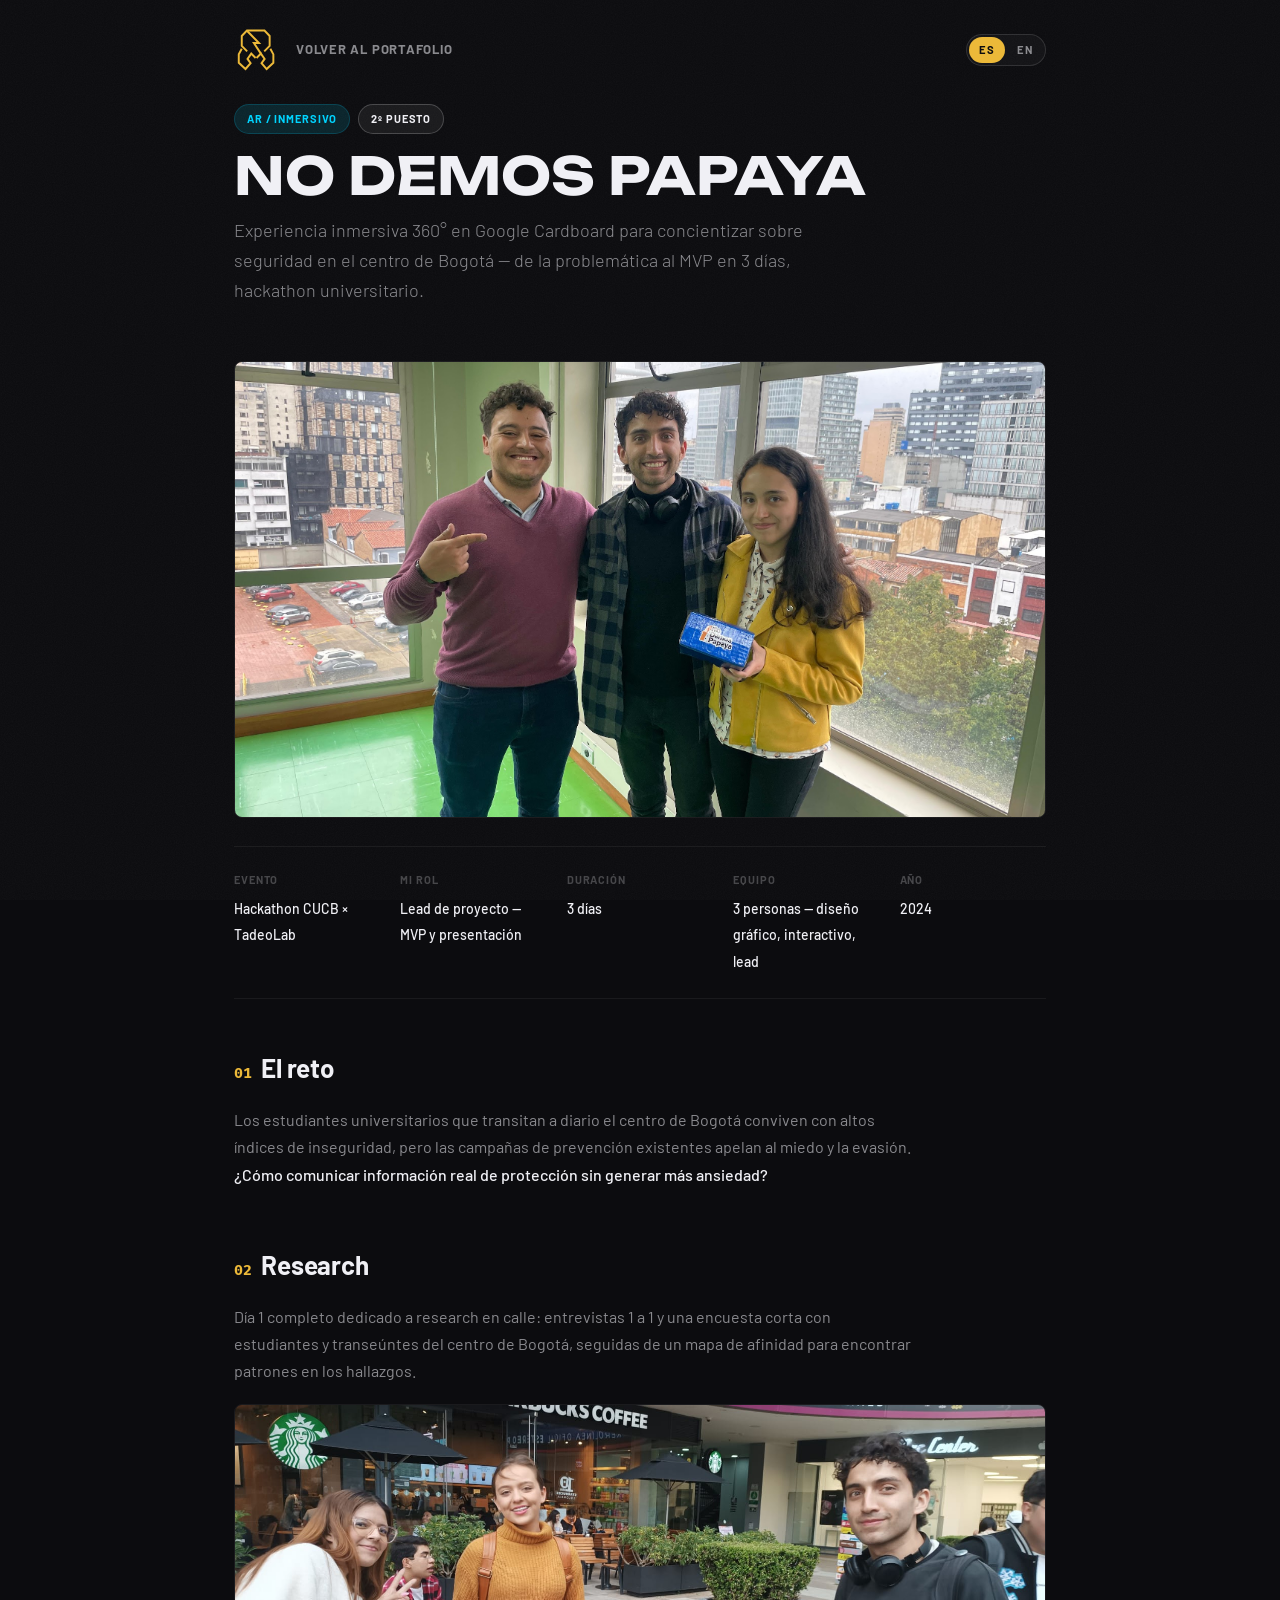
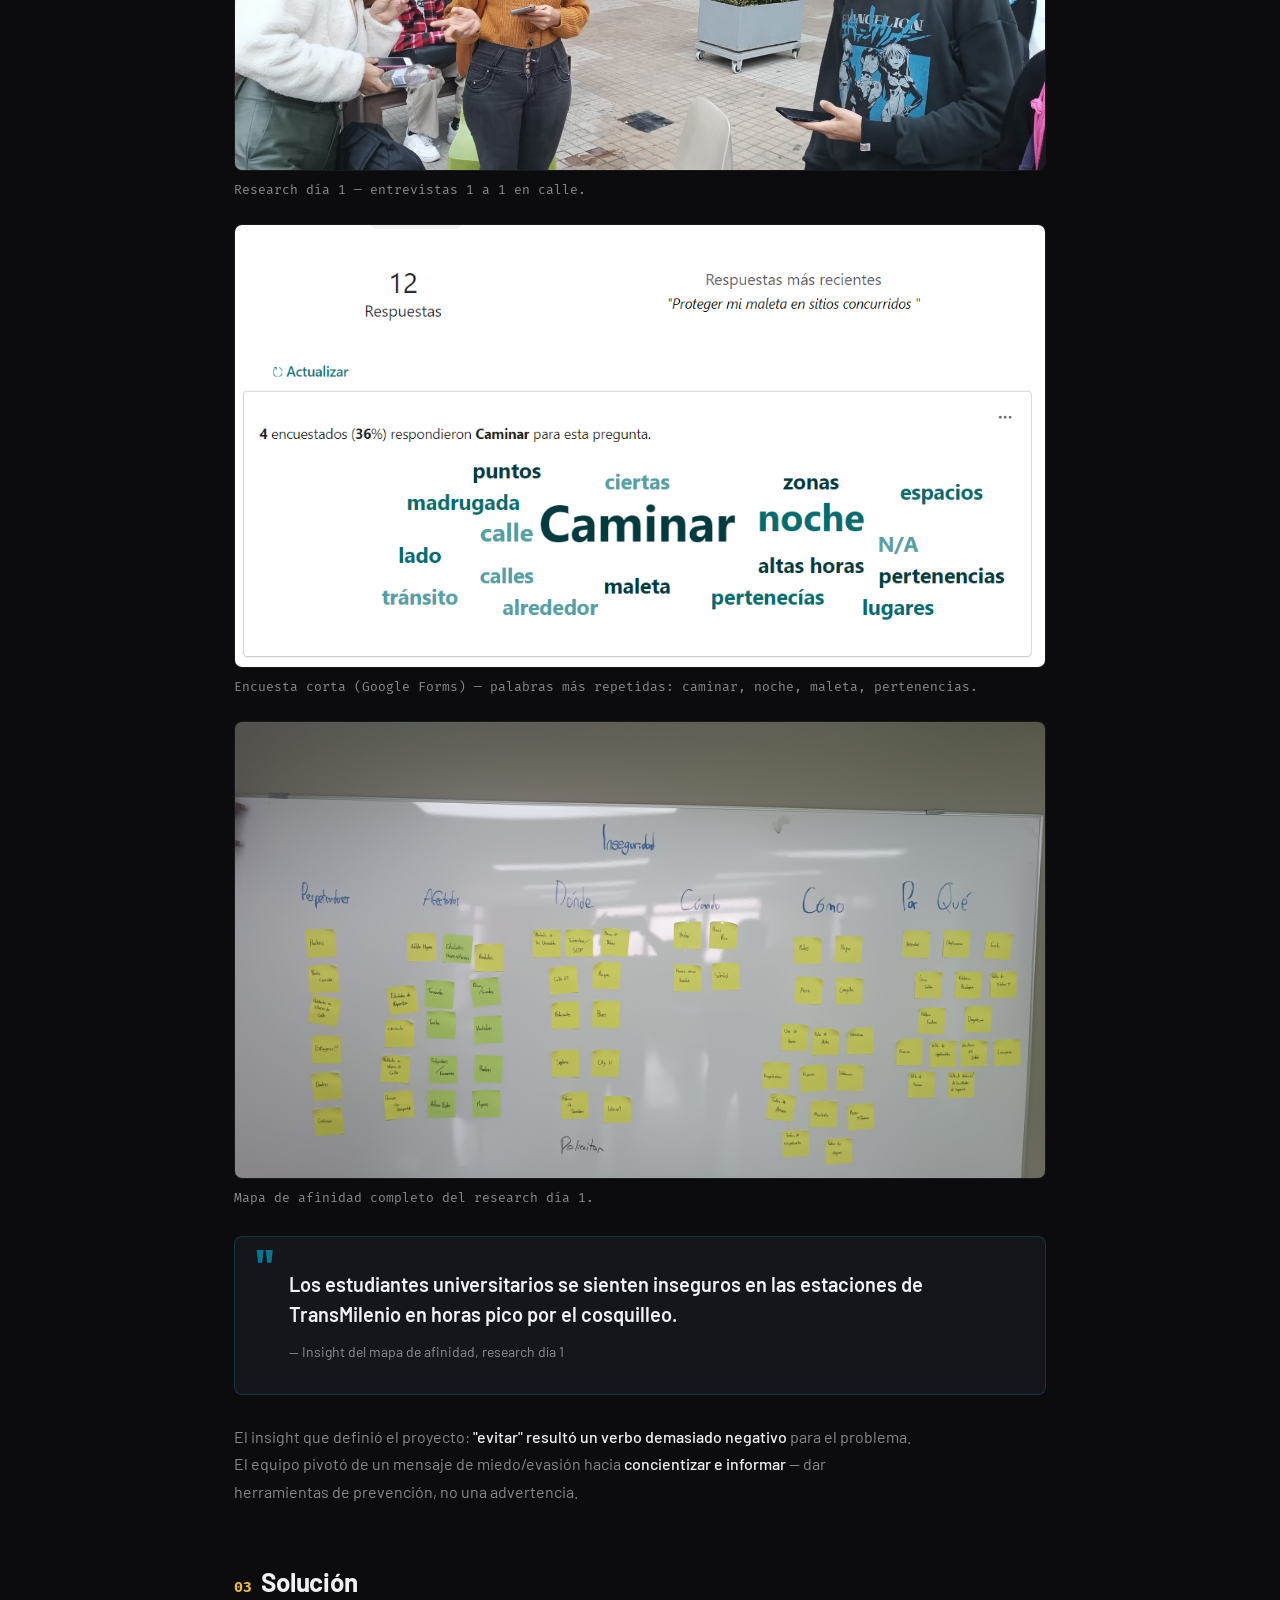
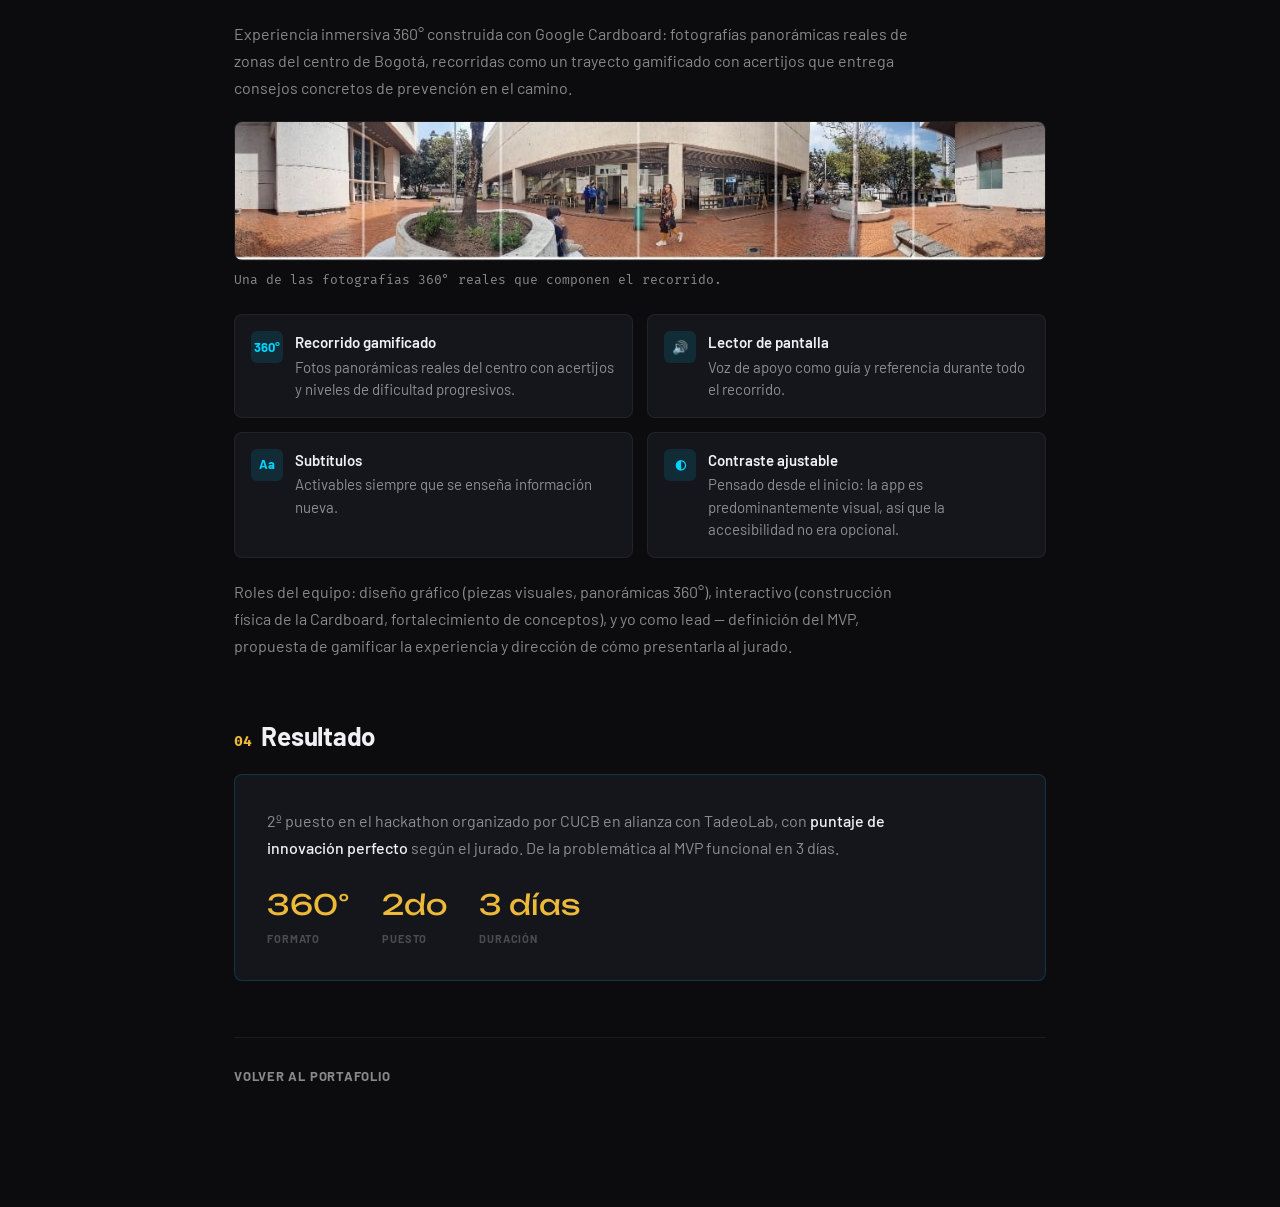
<file: case-no-demos-papaya.html>
<!DOCTYPE html>
<html lang="es">
<head>
  <meta charset="UTF-8">
  <meta name="viewport" content="width=device-width, initial-scale=1.0">
  <title>NO DEMOS PAPAYA · Nicolas Martinez</title>

  <link rel="icon" type="image/svg+xml" href="favicon.svg">

  <meta name="description" content="Case study: No Demos Papaya — experiencia inmersiva 360° en Google Cardboard para concientizar sobre seguridad en el centro de Bogotá.">
  <meta property="og:title" content="NO DEMOS PAPAYA · Nicolas Martinez">
  <meta property="og:description" content="Experiencia inmersiva 360° en Google Cardboard para concientizar sobre seguridad en el centro de Bogotá. 2º puesto, hackathon CUCB/TadeoLab.">
  <meta property="og:image" content="https://n4ykh0.github.io/portfolio/Portafolio/NoDemosPapaya_Cover.jpg">
  <meta property="og:type" content="article">

  <link rel="preconnect" href="https://fonts.googleapis.com">
  <link rel="preconnect" href="https://fonts.gstatic.com" crossorigin>
  <link href="https://fonts.googleapis.com/css2?family=Unbounded:wght@900&family=Barlow:wght@300;400;500;600;700&family=Fira+Mono:wght@400&display=swap" rel="stylesheet">
  <link rel="stylesheet" href="portfolio.css">
  <link rel="stylesheet" href="case-study.css">
</head>
<body>
  <canvas id="hex-bg"></canvas>

  <div class="cs-wrap">
    <div style="display:flex; justify-content:space-between; align-items:center; flex-wrap:wrap; gap:12px;">
      <div class="cs-brandrow">
        <a href="index.html" class="cs-brand" aria-label="Nicolas Martinez, inicio"><img src="pinza-mark.svg" alt=""></a>
        <a href="index.html#work" class="cs-back" style="padding-top:0" data-i18n="back">
          <svg viewBox="0 0 24 24"><path d="M10 9V5l7 7-7 7v-4.1c-5 .5-8.5 2.3-11 6.1 1-5 4-10 11-11z"/></svg>
          Volver al portafolio
        </a>
      </div>
      <div class="lang-toggle" style="margin-top:28px">
        <button class="lang-btn active" data-lb="es" onclick="setCaseLang('es')">ES</button>
        <button class="lang-btn" data-lb="en" onclick="setCaseLang('en')">EN</button>
      </div>
    </div>

    <div class="cs-hero">
      <div class="cs-tags">
        <span class="cs-tag" data-i18n="tag1">AR / INMERSIVO</span>
        <span class="cs-tag cs-tag--amber" data-i18n="tag2">2º PUESTO</span>
      </div>
      <h1 class="cs-title">NO DEMOS PAPAYA</h1>
      <p class="cs-subtitle" data-i18n="subtitle">Experiencia inmersiva 360° en Google Cardboard para concientizar sobre seguridad en el centro de Bogotá — de la problemática al MVP en 3 días, hackathon universitario.</p>
    </div>

    <img class="cs-cover" src="Portafolio/NoDemosPapaya_Cover.jpg" alt="El equipo con el MVP terminado — Google Cardboard con el logo No Demos Papaya, día de la muestra final">

    <div class="cs-meta">
      <div class="cs-meta-item"><span class="k" data-i18n="meta.event">Evento</span><span class="v">Hackathon CUCB × TadeoLab</span></div>
      <div class="cs-meta-item"><span class="k" data-i18n="meta.role">Mi rol</span><span class="v" data-i18n="meta.role.val">Lead de proyecto — MVP y presentación</span></div>
      <div class="cs-meta-item"><span class="k" data-i18n="meta.duration">Duración</span><span class="v" data-i18n="meta.duration.val">3 días</span></div>
      <div class="cs-meta-item"><span class="k" data-i18n="meta.team">Equipo</span><span class="v" data-i18n="meta.team.val">3 personas — diseño gráfico, interactivo, lead</span></div>
      <div class="cs-meta-item"><span class="k" data-i18n="meta.year">Año</span><span class="v">2024</span></div>
    </div>

    <div class="cs-section">
      <h2 class="cs-h2"><span class="num">01</span><span data-i18n="h.reto">El reto</span></h2>
      <p class="cs-p" data-i18n="p.reto">Los estudiantes universitarios que transitan a diario el centro de Bogotá conviven con altos índices de inseguridad, pero las campañas de prevención existentes apelan al miedo y la evasión. <strong>¿Cómo comunicar información real de protección sin generar más ansiedad?</strong></p>
    </div>

    <div class="cs-section">
      <h2 class="cs-h2"><span class="num">02</span><span data-i18n="h.research">Research</span></h2>
      <p class="cs-p" data-i18n="p.research1">Día 1 completo dedicado a research en calle: entrevistas 1 a 1 y una encuesta corta con estudiantes y transeúntes del centro de Bogotá, seguidas de un mapa de afinidad para encontrar patrones en los hallazgos.</p>

      <img class="cs-img" src="Portafolio/NoDemosPapaya_Entrevista.jpg" alt="Equipo realizando entrevistas en el centro de Bogotá">
      <p class="cs-caption" data-i18n="cap.entrevista">Research día 1 — entrevistas 1 a 1 en calle.</p>

      <img class="cs-img" src="Portafolio/NoDemosPapaya_Encuesta.png" alt="Resultados reales de la encuesta corta, 12 respuestas">
      <p class="cs-caption" data-i18n="cap.encuesta">Encuesta corta (Google Forms) — palabras más repetidas: caminar, noche, maleta, pertenencias.</p>

      <img class="cs-img" src="Portafolio/NoDemosPapaya_MapaAfinidad.jpg" alt="Mapa de afinidad completo: Perpetradores, Afectados, Dónde, Cuándo, Cómo, Por Qué">
      <p class="cs-caption" data-i18n="cap.mapa">Mapa de afinidad completo del research día 1.</p>

      <div class="cs-quote">
        <p data-i18n="quote.text">Los estudiantes universitarios se sienten inseguros en las estaciones de TransMilenio en horas pico por el cosquilleo.</p>
        <span data-i18n="quote.attr">— Insight del mapa de afinidad, research día 1</span>
      </div>

      <p class="cs-p" data-i18n="p.insight">El insight que definió el proyecto: <strong>"evitar" resultó un verbo demasiado negativo</strong> para el problema. El equipo pivotó de un mensaje de miedo/evasión hacia <strong>concientizar e informar</strong> — dar herramientas de prevención, no una advertencia.</p>
    </div>

    <div class="cs-section">
      <h2 class="cs-h2"><span class="num">03</span><span data-i18n="h.solucion">Solución</span></h2>
      <p class="cs-p" data-i18n="p.solucion1">Experiencia inmersiva 360° construida con Google Cardboard: fotografías panorámicas reales de zonas del centro de Bogotá, recorridas como un trayecto gamificado con acertijos que entrega consejos concretos de prevención en el camino.</p>

      <img class="cs-img" src="Portafolio/NoDemosPapaya_Panoramica.jpg" alt="Fotografía panorámica real usada como contenido del recorrido">
      <p class="cs-caption" data-i18n="cap.panoramica">Una de las fotografías 360° reales que componen el recorrido.</p>

      <div class="cs-grid2">
        <div class="cs-feature">
          <div class="ic">360°</div>
          <div class="tx" data-i18n="feat.recorrido"><strong>Recorrido gamificado</strong>Fotos panorámicas reales del centro con acertijos y niveles de dificultad progresivos.</div>
        </div>
        <div class="cs-feature">
          <div class="ic">🔊</div>
          <div class="tx" data-i18n="feat.lector"><strong>Lector de pantalla</strong>Voz de apoyo como guía y referencia durante todo el recorrido.</div>
        </div>
        <div class="cs-feature">
          <div class="ic">Aa</div>
          <div class="tx" data-i18n="feat.subtitulos"><strong>Subtítulos</strong>Activables siempre que se enseña información nueva.</div>
        </div>
        <div class="cs-feature">
          <div class="ic">◐</div>
          <div class="tx" data-i18n="feat.contraste"><strong>Contraste ajustable</strong>Pensado desde el inicio: la app es predominantemente visual, así que la accesibilidad no era opcional.</div>
        </div>
      </div>

      <p class="cs-p" data-i18n="p.roles">Roles del equipo: diseño gráfico (piezas visuales, panorámicas 360°), interactivo (construcción física de la Cardboard, fortalecimiento de conceptos), y yo como lead — definición del MVP, propuesta de gamificar la experiencia y dirección de cómo presentarla al jurado.</p>
    </div>

    <div class="cs-section">
      <h2 class="cs-h2"><span class="num">04</span><span data-i18n="h.resultado">Resultado</span></h2>
      <div class="cs-result">
        <p class="cs-p" style="margin-bottom:0" data-i18n="p.resultado">2º puesto en el hackathon organizado por CUCB en alianza con TadeoLab, con <strong>puntaje de innovación perfecto</strong> según el jurado. De la problemática al MVP funcional en 3 días.</p>
        <div class="cs-metrics-row">
          <div class="cs-metric"><div class="v">360°</div><div class="l" data-i18n="m.formato">Formato</div></div>
          <div class="cs-metric"><div class="v" data-i18n="m.puesto.val">2do</div><div class="l" data-i18n="m.puesto">Puesto</div></div>
          <div class="cs-metric"><div class="v" data-i18n="m.duracion.val">3 días</div><div class="l" data-i18n="m.duracion">Duración</div></div>
        </div>
      </div>
    </div>

    <div class="cs-footer">
      <a href="index.html#work" class="cs-back" style="padding-top:0" data-i18n="back">
        <svg viewBox="0 0 24 24"><path d="M10 9V5l7 7-7 7v-4.1c-5 .5-8.5 2.3-11 6.1 1-5 4-10 11-11z"/></svg>
        Volver al portafolio
      </a>
    </div>
  </div>

  <script>
    /* Reuse the same hex-bg canvas effect as index.html, kept minimal here */
    (function(){
      var c = document.getElementById('hex-bg');
      if (!c) return;
      c.style.opacity = '0.5';
    })();
  </script>
  <script src="case-i18n.js"></script>
  <script>
    const DICT = {
      'back': {es:'Volver al portafolio', en:'Back to portfolio'},
      'tag1': {es:'AR / INMERSIVO', en:'AR / IMMERSIVE'},
      'tag2': {es:'2º PUESTO', en:'2ND PLACE'},
      'subtitle': {es:'Experiencia inmersiva 360° en Google Cardboard para concientizar sobre seguridad en el centro de Bogotá — de la problemática al MVP en 3 días, hackathon universitario.', en:'360° immersive experience in Google Cardboard raising safety awareness in downtown Bogotá — from problem to MVP in 3 days, university hackathon.'},
      'meta.event': {es:'Evento', en:'Event'},
      'meta.role': {es:'Mi rol', en:'My role'},
      'meta.role.val': {es:'Lead de proyecto — MVP y presentación', en:'Project lead — MVP and presentation'},
      'meta.duration': {es:'Duración', en:'Duration'},
      'meta.duration.val': {es:'3 días', en:'3 days'},
      'meta.team': {es:'Equipo', en:'Team'},
      'meta.team.val': {es:'3 personas — diseño gráfico, interactivo, lead', en:'3 people — graphic design, interactive, lead'},
      'meta.year': {es:'Año', en:'Year'},
      'h.reto': {es:'El reto', en:'The Challenge'},
      'p.reto': {es:'Los estudiantes universitarios que transitan a diario el centro de Bogotá conviven con altos índices de inseguridad, pero las campañas de prevención existentes apelan al miedo y la evasión. <strong>¿Cómo comunicar información real de protección sin generar más ansiedad?</strong>', en:'University students who pass through downtown Bogotá daily live with high insecurity rates, but existing prevention campaigns lean on fear and avoidance. <strong>How do you communicate real protection information without adding more anxiety?</strong>'},
      'h.research': {es:'Research', en:'Research'},
      'p.research1': {es:'Día 1 completo dedicado a research en calle: entrevistas 1 a 1 y una encuesta corta con estudiantes y transeúntes del centro de Bogotá, seguidas de un mapa de afinidad para encontrar patrones en los hallazgos.', en:'A full first day dedicated to street research: 1-on-1 interviews and a short survey with students and passersby in downtown Bogotá, followed by an affinity map to find patterns in the findings.'},
      'cap.entrevista': {es:'Research día 1 — entrevistas 1 a 1 en calle.', en:'Day 1 research — 1-on-1 street interviews.'},
      'cap.encuesta': {es:'Encuesta corta (Google Forms) — palabras más repetidas: caminar, noche, maleta, pertenencias.', en:'Short survey (Google Forms) — most repeated words: walking, night, bag, belongings.'},
      'cap.mapa': {es:'Mapa de afinidad completo del research día 1.', en:'Full affinity map from day 1 research.'},
      'quote.text': {es:'Los estudiantes universitarios se sienten inseguros en las estaciones de TransMilenio en horas pico por el cosquilleo.', en:'University students feel unsafe at TransMilenio stations during rush hour because of pickpocketing.'},
      'quote.attr': {es:'— Insight del mapa de afinidad, research día 1', en:'— Insight from the affinity map, day 1 research'},
      'p.insight': {es:'El insight que definió el proyecto: <strong>"evitar" resultó un verbo demasiado negativo</strong> para el problema. El equipo pivotó de un mensaje de miedo/evasión hacia <strong>concientizar e informar</strong> — dar herramientas de prevención, no una advertencia.', en:'The insight that defined the project: <strong>"avoid" turned out to be too negative a verb</strong> for the problem. The team pivoted from a fear/avoidance message toward <strong>raising awareness and informing</strong> — giving prevention tools, not a warning.'},
      'h.solucion': {es:'Solución', en:'Solution'},
      'p.solucion1': {es:'Experiencia inmersiva 360° construida con Google Cardboard: fotografías panorámicas reales de zonas del centro de Bogotá, recorridas como un trayecto gamificado con acertijos que entrega consejos concretos de prevención en el camino.', en:"360° immersive experience built with Google Cardboard: real panoramic photos of downtown Bogotá locations, walked through as a gamified journey with riddles that deliver concrete prevention tips along the way."},
      'cap.panoramica': {es:'Una de las fotografías 360° reales que componen el recorrido.', en:'One of the real 360° photos that make up the route.'},
      'feat.recorrido': {es:'<strong>Recorrido gamificado</strong>Fotos panorámicas reales del centro con acertijos y niveles de dificultad progresivos.', en:'<strong>Gamified journey</strong>Real panoramic photos of downtown with riddles and progressive difficulty levels.'},
      'feat.lector': {es:'<strong>Lector de pantalla</strong>Voz de apoyo como guía y referencia durante todo el recorrido.', en:'<strong>Screen reader</strong>Voice support as a guide and reference throughout the route.'},
      'feat.subtitulos': {es:'<strong>Subtítulos</strong>Activables siempre que se enseña información nueva.', en:'<strong>Subtitles</strong>Available whenever new information is presented.'},
      'feat.contraste': {es:'<strong>Contraste ajustable</strong>Pensado desde el inicio: la app es predominantemente visual, así que la accesibilidad no era opcional.', en:'<strong>Adjustable contrast</strong>Built in from day one: the app is mostly visual, so accessibility wasn\'t optional.'},
      'p.roles': {es:'Roles del equipo: diseño gráfico (piezas visuales, panorámicas 360°), interactivo (construcción física de la Cardboard, fortalecimiento de conceptos), y yo como lead — definición del MVP, propuesta de gamificar la experiencia y dirección de cómo presentarla al jurado.', en:'Team roles: graphic design (visuals, 360° panoramics), interactive design (building the physical Cardboard, strengthening concepts), and me as lead — defining the MVP, proposing to gamify the experience, and directing how to present it to the judges.'},
      'h.resultado': {es:'Resultado', en:'Result'},
      'p.resultado': {es:'2º puesto en el hackathon organizado por CUCB en alianza con TadeoLab, con <strong>puntaje de innovación perfecto</strong> según el jurado. De la problemática al MVP funcional en 3 días.', en:'2nd place at the hackathon organized by CUCB in partnership with TadeoLab, with a <strong>perfect innovation score</strong> from the judges. From problem to functional MVP in 3 days.'},
      'm.formato': {es:'Formato', en:'Format'},
      'm.puesto': {es:'Puesto', en:'Rank'},
      'm.puesto.val': {es:'2do', en:'2nd'},
      'm.duracion': {es:'Duración', en:'Duration'},
      'm.duracion.val': {es:'3 días', en:'3 days'}
    };
    initCaseLang(DICT);
  </script>
</body>
</html>
</file>
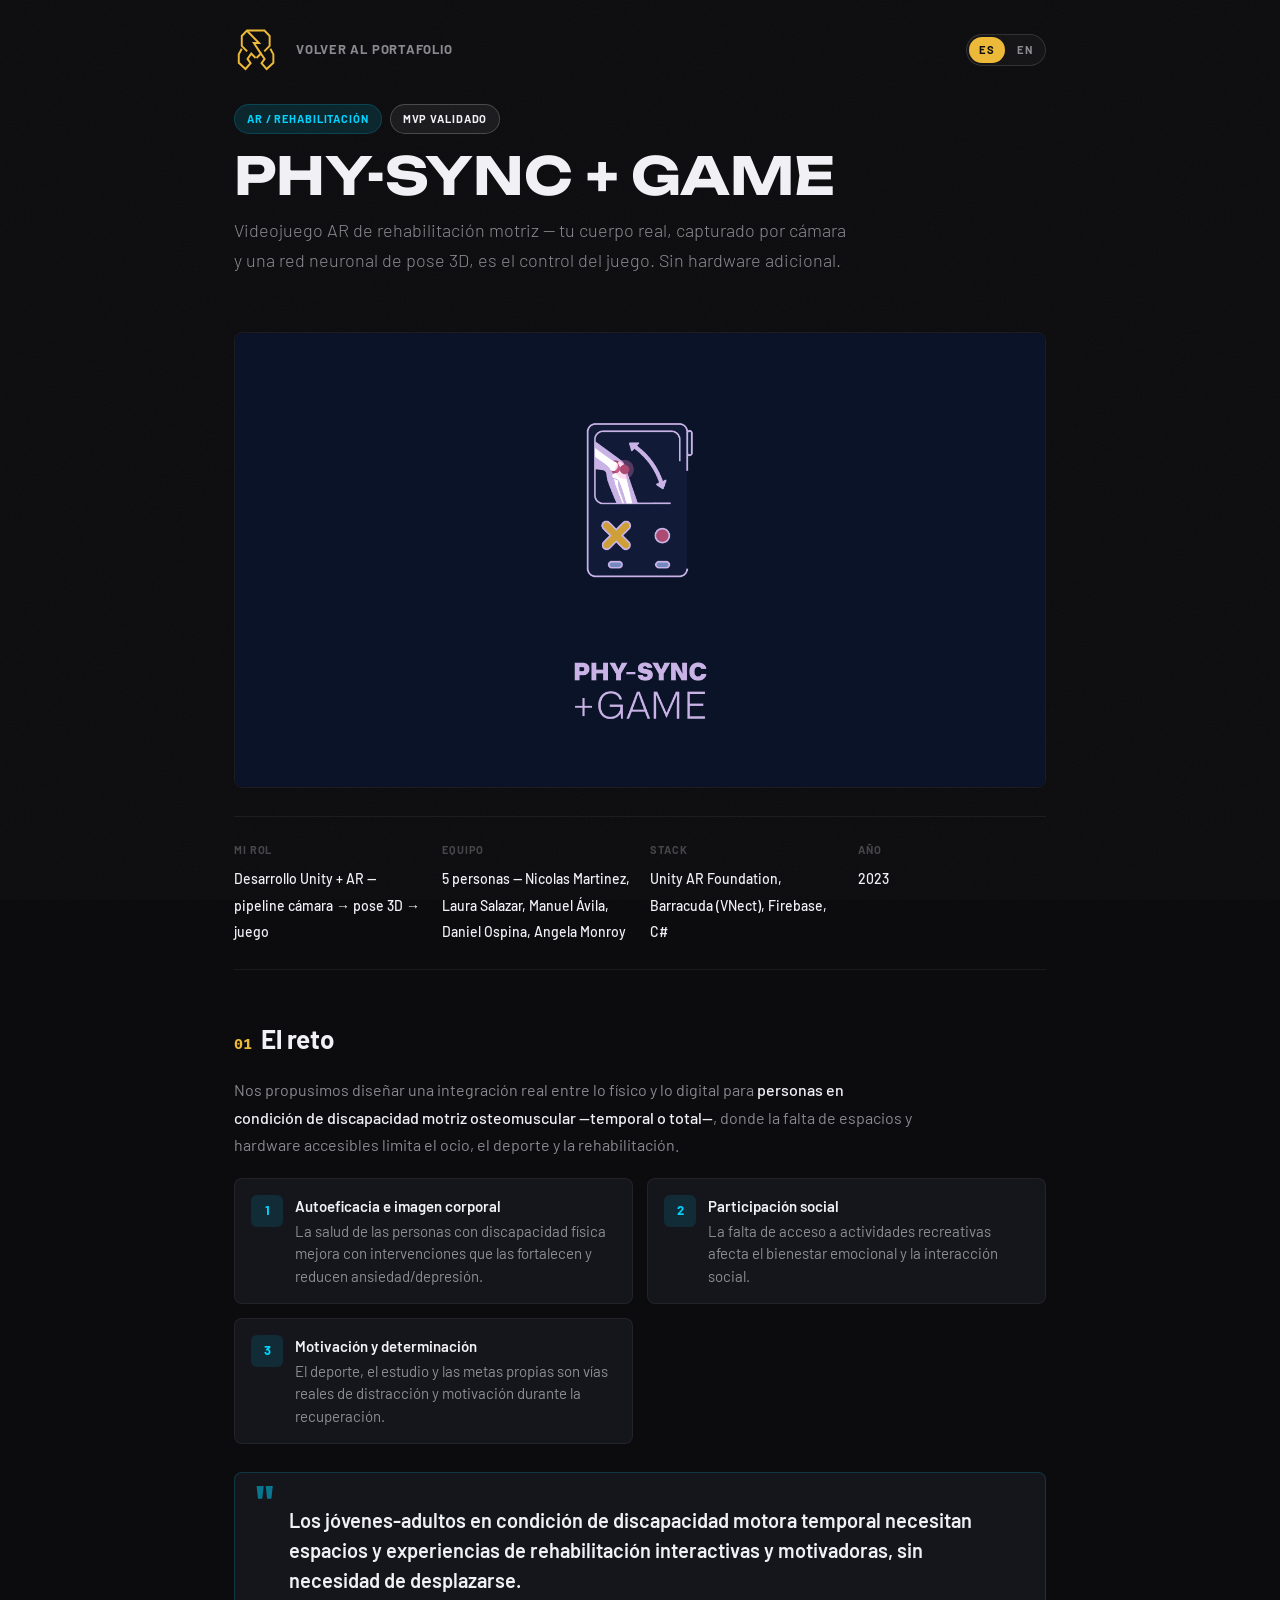
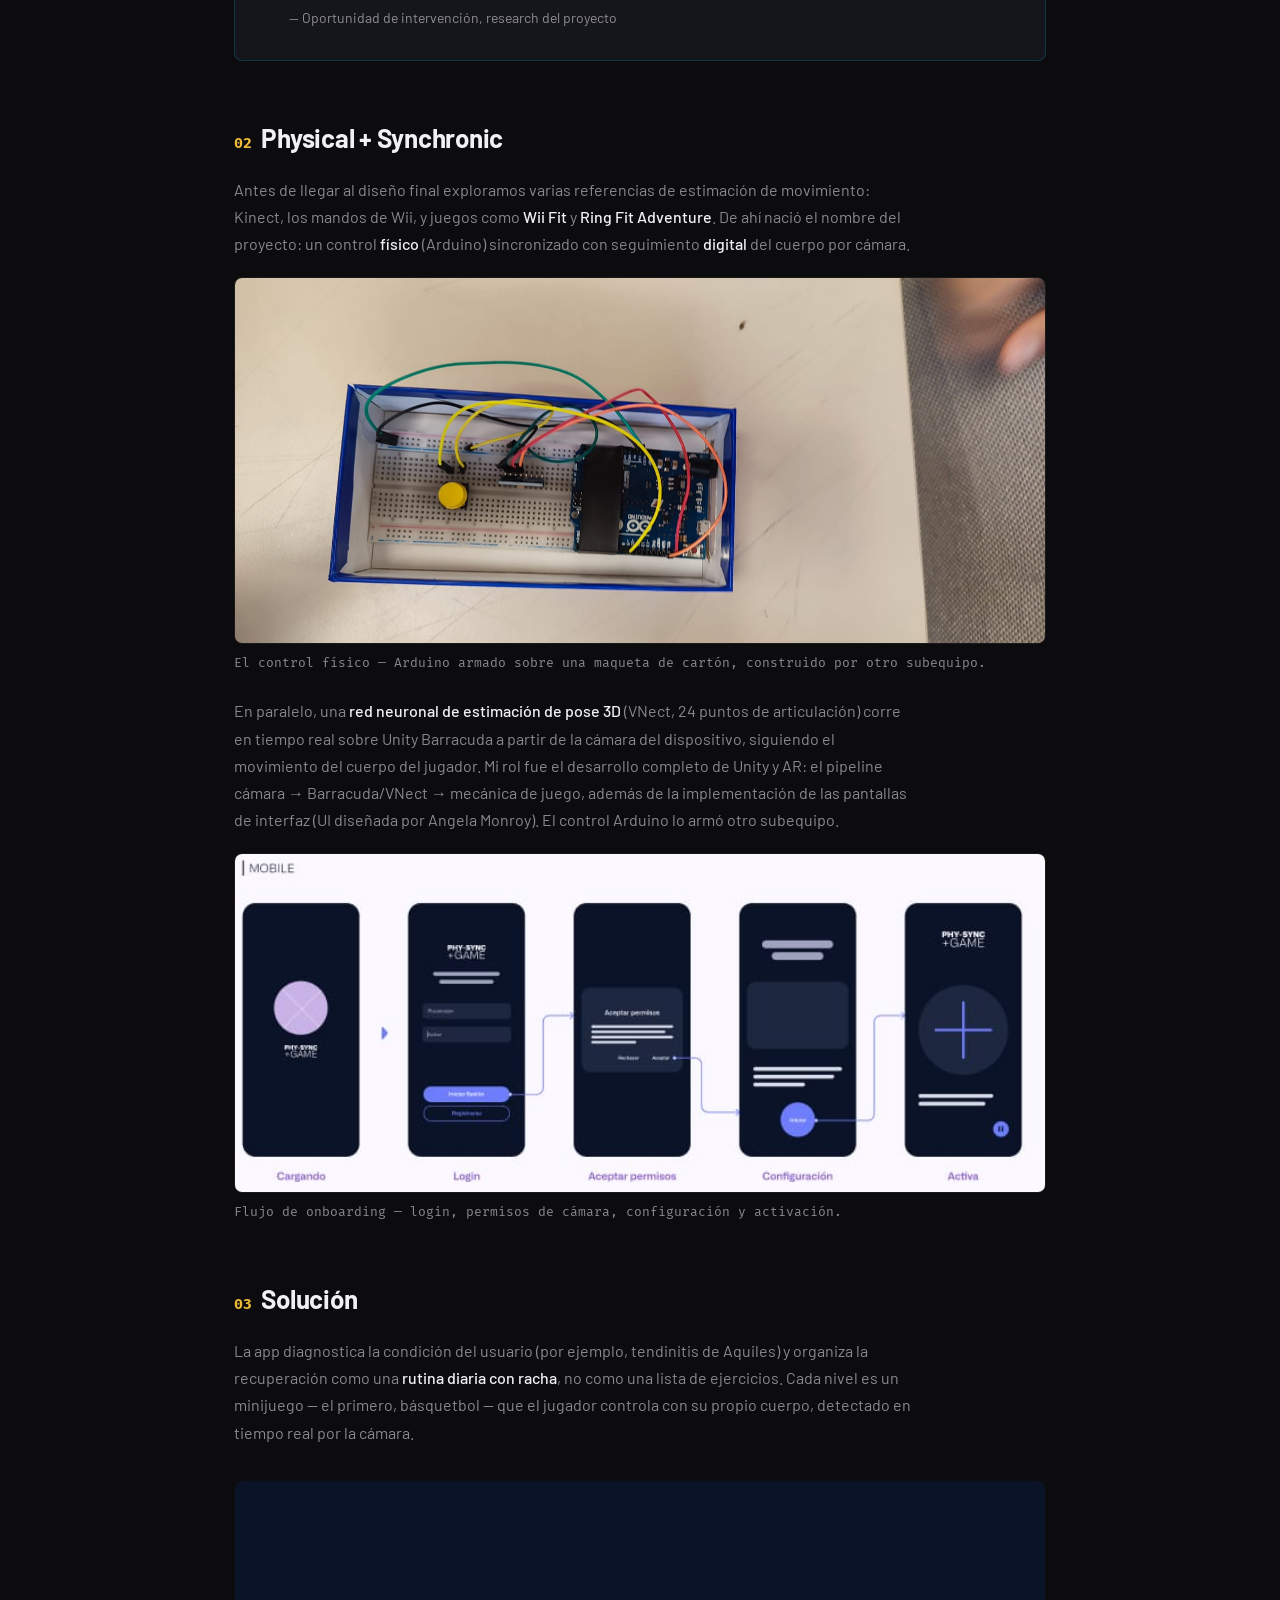
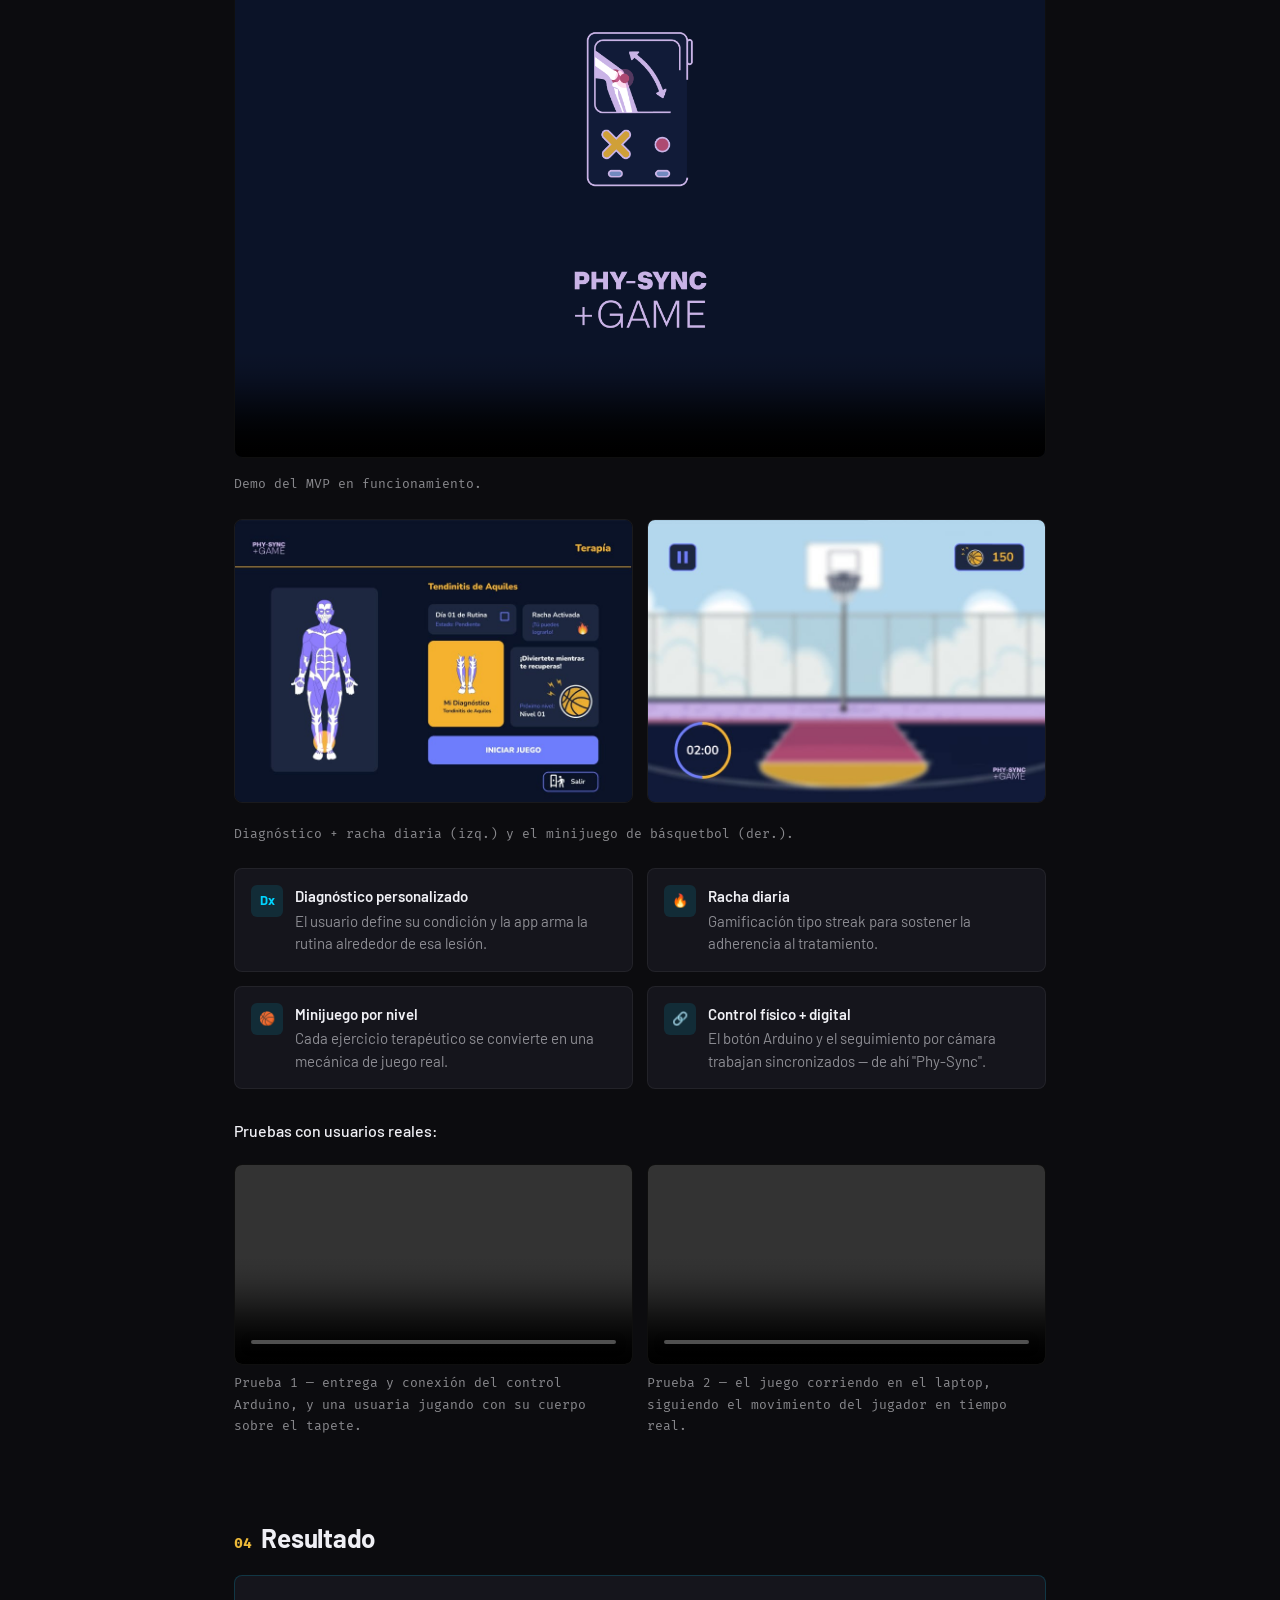
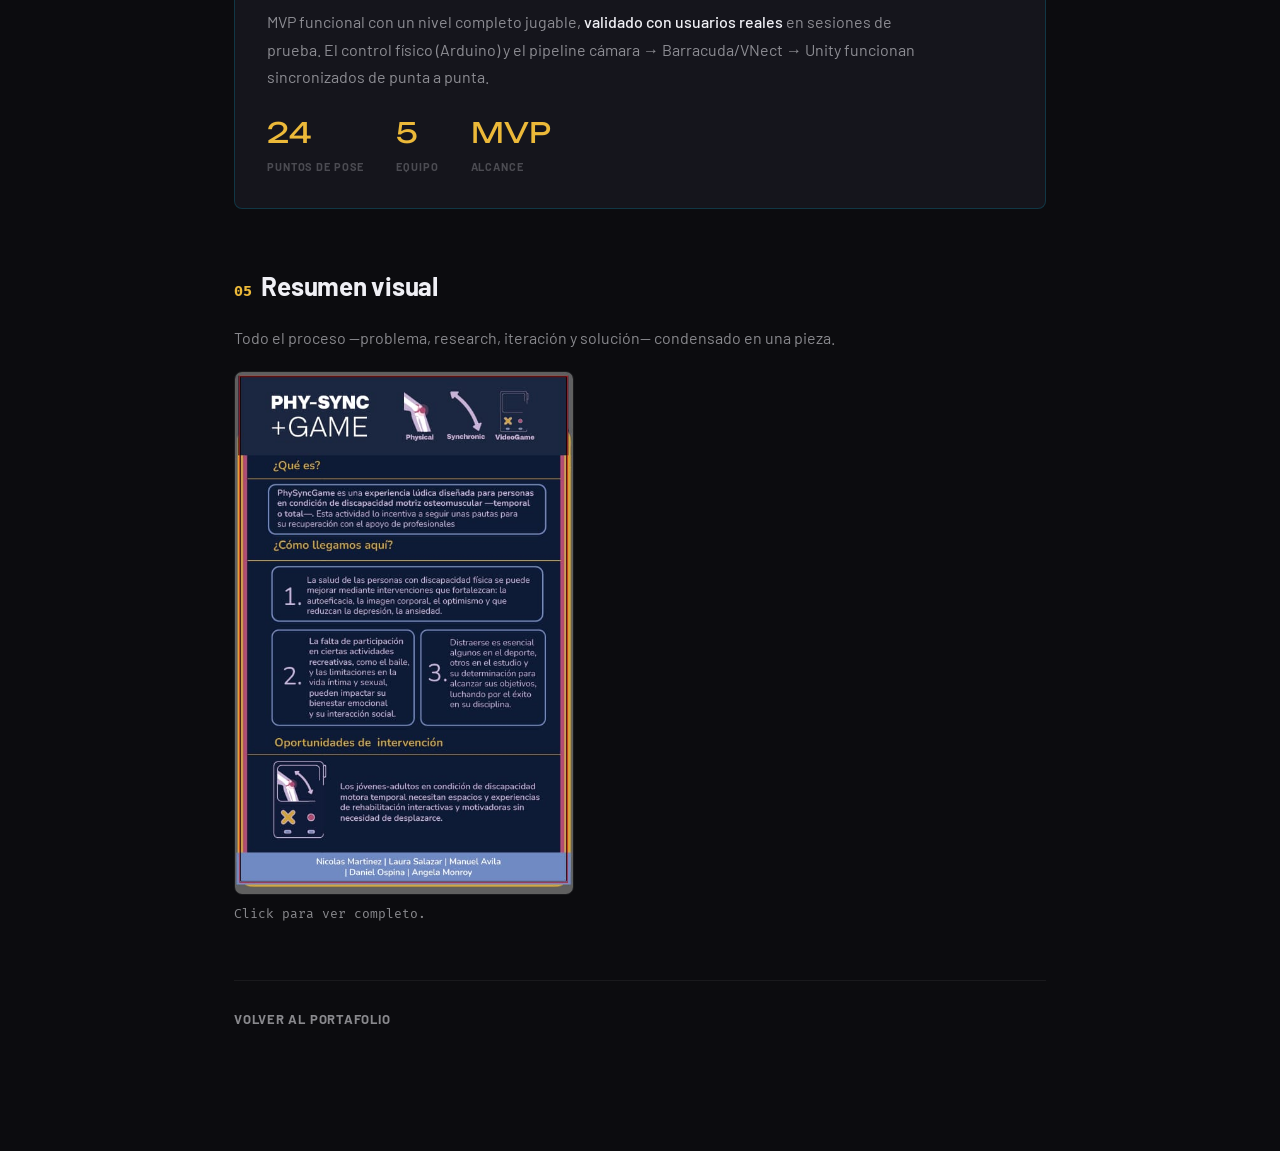
<file: case-phy-sync.html>
<!DOCTYPE html>
<html lang="es">
<head>
  <meta charset="UTF-8">
  <meta name="viewport" content="width=device-width, initial-scale=1.0">
  <title>PHY-SYNC + GAME · Nicolas Martinez</title>

  <link rel="icon" type="image/svg+xml" href="favicon.svg">

  <meta name="description" content="Case study: PHY-SYNC + GAME — videojuego AR de rehabilitación motriz controlado por estimación de pose 3D en tiempo real.">
  <meta property="og:title" content="PHY-SYNC + GAME · Nicolas Martinez">
  <meta property="og:description" content="Videojuego AR de rehabilitación motriz: tu cuerpo real, capturado por cámara y una red neuronal de pose 3D, es el control del juego.">
  <meta property="og:image" content="https://n4ykh0.github.io/portfolio/Portafolio/PhySync_Cover.png">
  <meta property="og:type" content="article">

  <link rel="preconnect" href="https://fonts.googleapis.com">
  <link rel="preconnect" href="https://fonts.gstatic.com" crossorigin>
  <link href="https://fonts.googleapis.com/css2?family=Unbounded:wght@900&family=Barlow:wght@300;400;500;600;700&family=Fira+Mono:wght@400&display=swap" rel="stylesheet">
  <link rel="stylesheet" href="portfolio.css">
  <link rel="stylesheet" href="case-study.css">
</head>
<body>
  <canvas id="hex-bg"></canvas>

  <div class="cs-wrap">
    <div style="display:flex; justify-content:space-between; align-items:center; flex-wrap:wrap; gap:12px;">
      <div class="cs-brandrow">
        <a href="index.html" class="cs-brand" aria-label="Nicolas Martinez, inicio"><img src="pinza-mark.svg" alt=""></a>
        <a href="index.html#work" class="cs-back" style="padding-top:0" data-i18n="back">
          <svg viewBox="0 0 24 24"><path d="M10 9V5l7 7-7 7v-4.1c-5 .5-8.5 2.3-11 6.1 1-5 4-10 11-11z"/></svg>
          Volver al portafolio
        </a>
      </div>
      <div class="lang-toggle" style="margin-top:28px">
        <button class="lang-btn active" data-lb="es" onclick="setCaseLang('es')">ES</button>
        <button class="lang-btn" data-lb="en" onclick="setCaseLang('en')">EN</button>
      </div>
    </div>

    <div class="cs-hero">
      <div class="cs-tags">
        <span class="cs-tag" data-i18n="tag1">AR / REHABILITACIÓN</span>
        <span class="cs-tag cs-tag--amber" data-i18n="tag2">MVP VALIDADO</span>
      </div>
      <h1 class="cs-title">PHY-SYNC + GAME</h1>
      <p class="cs-subtitle" data-i18n="subtitle">Videojuego AR de rehabilitación motriz — tu cuerpo real, capturado por cámara y una red neuronal de pose 3D, es el control del juego. Sin hardware adicional.</p>
    </div>

    <img class="cs-cover" src="Portafolio/PhySync_Cover.png" alt="Logo PHY-SYNC + GAME — Physical, Synchronic, VideoGame">

    <div class="cs-meta">
      <div class="cs-meta-item"><span class="k" data-i18n="meta.role">Mi rol</span><span class="v" data-i18n="meta.role.val">Desarrollo Unity + AR — pipeline cámara → pose 3D → juego</span></div>
      <div class="cs-meta-item"><span class="k" data-i18n="meta.team">Equipo</span><span class="v" data-i18n="meta.team.val">5 personas — Nicolas Martinez, Laura Salazar, Manuel Ávila, Daniel Ospina, Angela Monroy</span></div>
      <div class="cs-meta-item"><span class="k">Stack</span><span class="v">Unity AR Foundation, Barracuda (VNect), Firebase, C#</span></div>
      <div class="cs-meta-item"><span class="k" data-i18n="meta.year">Año</span><span class="v">2023</span></div>
    </div>

    <div class="cs-section">
      <h2 class="cs-h2"><span class="num">01</span><span data-i18n="h.reto">El reto</span></h2>
      <p class="cs-p" data-i18n="p.reto">Nos propusimos diseñar una integración real entre lo físico y lo digital para <strong>personas en condición de discapacidad motriz osteomuscular —temporal o total—</strong>, donde la falta de espacios y hardware accesibles limita el ocio, el deporte y la rehabilitación.</p>

      <div class="cs-grid2">
        <div class="cs-feature">
          <div class="ic">1</div>
          <div class="tx" data-i18n="feat.1"><strong>Autoeficacia e imagen corporal</strong>La salud de las personas con discapacidad física mejora con intervenciones que las fortalecen y reducen ansiedad/depresión.</div>
        </div>
        <div class="cs-feature">
          <div class="ic">2</div>
          <div class="tx" data-i18n="feat.2"><strong>Participación social</strong>La falta de acceso a actividades recreativas afecta el bienestar emocional y la interacción social.</div>
        </div>
        <div class="cs-feature">
          <div class="ic">3</div>
          <div class="tx" data-i18n="feat.3"><strong>Motivación y determinación</strong>El deporte, el estudio y las metas propias son vías reales de distracción y motivación durante la recuperación.</div>
        </div>
      </div>

      <div class="cs-quote">
        <p data-i18n="quote.text">Los jóvenes-adultos en condición de discapacidad motora temporal necesitan espacios y experiencias de rehabilitación interactivas y motivadoras, sin necesidad de desplazarse.</p>
        <span data-i18n="quote.attr">— Oportunidad de intervención, research del proyecto</span>
      </div>
    </div>

    <div class="cs-section">
      <h2 class="cs-h2"><span class="num">02</span>Physical + Synchronic</h2>
      <p class="cs-p" data-i18n="p.build1">Antes de llegar al diseño final exploramos varias referencias de estimación de movimiento: Kinect, los mandos de Wii, y juegos como <strong>Wii Fit</strong> y <strong>Ring Fit Adventure</strong>. De ahí nació el nombre del proyecto: un control <strong>físico</strong> (Arduino) sincronizado con seguimiento <strong>digital</strong> del cuerpo por cámara.</p>

      <img class="cs-img" src="Portafolio/PhySync_02.jpeg" alt="Control físico con Arduino, construido sobre una maqueta de cartón">
      <p class="cs-caption" data-i18n="cap.arduino">El control físico — Arduino armado sobre una maqueta de cartón, construido por otro subequipo.</p>

      <p class="cs-p" data-i18n="p.build2">En paralelo, una <strong>red neuronal de estimación de pose 3D</strong> (VNect, 24 puntos de articulación) corre en tiempo real sobre Unity Barracuda a partir de la cámara del dispositivo, siguiendo el movimiento del cuerpo del jugador. Mi rol fue el desarrollo completo de Unity y AR: el pipeline cámara → Barracuda/VNect → mecánica de juego, además de la implementación de las pantallas de interfaz (UI diseñada por Angela Monroy). El control Arduino lo armó otro subequipo.</p>

      <img class="cs-img" src="Portafolio/PhySync_UXFlow.jpeg" alt="Flujo de onboarding móvil: cargando, login, permisos de cámara, configuración, activo">
      <p class="cs-caption" data-i18n="cap.uxflow">Flujo de onboarding — login, permisos de cámara, configuración y activación.</p>
    </div>

    <div class="cs-section">
      <h2 class="cs-h2"><span class="num">03</span><span data-i18n="h.solucion">Solución</span></h2>
      <p class="cs-p" data-i18n="p.solucion1">La app diagnostica la condición del usuario (por ejemplo, tendinitis de Aquiles) y organiza la recuperación como una <strong>rutina diaria con racha</strong>, no como una lista de ejercicios. Cada nivel es un minijuego — el primero, básquetbol — que el jugador controla con su propio cuerpo, detectado en tiempo real por la cámara.</p>

      <video class="cs-video" src="Portafolio/PhySync_demo.mp4" controls preload="metadata" poster="Portafolio/PhySync_Cover.png"></video>
      <p class="cs-caption" data-i18n="cap.demo">Demo del MVP en funcionamiento.</p>

      <div class="cs-grid2">
        <img class="cs-img" src="Portafolio/PhySync_01.jpeg" alt="Pantalla de diagnóstico y rutina diaria con racha" style="margin:0">
        <img class="cs-img" src="Portafolio/PhySync_GameScreen.jpeg" alt="Minijuego de básquetbol controlado por el cuerpo del jugador" style="margin:0">
      </div>
      <p class="cs-caption" data-i18n="cap.screens">Diagnóstico + racha diaria (izq.) y el minijuego de básquetbol (der.).</p>

      <div class="cs-grid2">
        <div class="cs-feature">
          <div class="ic">Dx</div>
          <div class="tx" data-i18n="feat.diag"><strong>Diagnóstico personalizado</strong>El usuario define su condición y la app arma la rutina alrededor de esa lesión.</div>
        </div>
        <div class="cs-feature">
          <div class="ic">🔥</div>
          <div class="tx" data-i18n="feat.racha"><strong>Racha diaria</strong>Gamificación tipo streak para sostener la adherencia al tratamiento.</div>
        </div>
        <div class="cs-feature">
          <div class="ic">🏀</div>
          <div class="tx" data-i18n="feat.minijuego"><strong>Minijuego por nivel</strong>Cada ejercicio terapéutico se convierte en una mecánica de juego real.</div>
        </div>
        <div class="cs-feature">
          <div class="ic">🔗</div>
          <div class="tx" data-i18n="feat.control"><strong>Control físico + digital</strong>El botón Arduino y el seguimiento por cámara trabajan sincronizados — de ahí "Phy-Sync".</div>
        </div>
      </div>

      <p class="cs-p" style="margin-top:28px" data-i18n="p.pruebas"><strong>Pruebas con usuarios reales:</strong></p>
      <div class="cs-grid2">
        <div>
          <video class="cs-video" src="Portafolio/PhySync_video05.mp4" controls preload="metadata" style="margin:0"></video>
          <p class="cs-caption" data-i18n="cap.prueba1">Prueba 1 — entrega y conexión del control Arduino, y una usuaria jugando con su cuerpo sobre el tapete.</p>
        </div>
        <div>
          <video class="cs-video" src="Portafolio/PhySync_PruebaJuego.mp4" controls preload="metadata" style="margin:0"></video>
          <p class="cs-caption" data-i18n="cap.prueba2">Prueba 2 — el juego corriendo en el laptop, siguiendo el movimiento del jugador en tiempo real.</p>
        </div>
      </div>
    </div>

    <div class="cs-section">
      <h2 class="cs-h2"><span class="num">04</span><span data-i18n="h.resultado">Resultado</span></h2>
      <div class="cs-result">
        <p class="cs-p" style="margin-bottom:0" data-i18n="p.resultado">MVP funcional con un nivel completo jugable, <strong>validado con usuarios reales</strong> en sesiones de prueba. El control físico (Arduino) y el pipeline cámara → Barracuda/VNect → Unity funcionan sincronizados de punta a punta.</p>
        <div class="cs-metrics-row">
          <div class="cs-metric"><div class="v">24</div><div class="l" data-i18n="m.pose">Puntos de pose</div></div>
          <div class="cs-metric"><div class="v">5</div><div class="l" data-i18n="m.equipo">Equipo</div></div>
          <div class="cs-metric"><div class="v">MVP</div><div class="l" data-i18n="m.alcance">Alcance</div></div>
        </div>
      </div>
    </div>

    <div class="cs-section">
      <h2 class="cs-h2"><span class="num">05</span><span data-i18n="h.resumen">Resumen visual</span></h2>
      <p class="cs-p" data-i18n="p.resumen">Todo el proceso —problema, research, iteración y solución— condensado en una pieza.</p>
      <a href="Portafolio/PhySync_Poster.jpeg" target="_blank" rel="noopener">
        <img class="cs-img" src="Portafolio/PhySync_Poster.jpeg" alt="Resumen visual completo del proyecto PHY-SYNC + GAME" style="max-width:340px; margin-left:0">
      </a>
      <p class="cs-caption" data-i18n="cap.poster">Click para ver completo.</p>
    </div>

    <div class="cs-footer">
      <a href="index.html#work" class="cs-back" style="padding-top:0" data-i18n="back">
        <svg viewBox="0 0 24 24"><path d="M10 9V5l7 7-7 7v-4.1c-5 .5-8.5 2.3-11 6.1 1-5 4-10 11-11z"/></svg>
        Volver al portafolio
      </a>
    </div>
  </div>

  <script src="case-i18n.js"></script>
  <script>
    const DICT = {
      'back': {es:'Volver al portafolio', en:'Back to portfolio'},
      'tag1': {es:'AR / REHABILITACIÓN', en:'AR / REHABILITATION'},
      'tag2': {es:'MVP VALIDADO', en:'MVP VALIDATED'},
      'subtitle': {es:'Videojuego AR de rehabilitación motriz — tu cuerpo real, capturado por cámara y una red neuronal de pose 3D, es el control del juego. Sin hardware adicional.', en:'AR motor-rehabilitation video game — your own body, captured by camera and a 3D pose-estimation neural network, is the controller. No extra hardware.'},
      'meta.role': {es:'Mi rol', en:'My role'},
      'meta.role.val': {es:'Desarrollo Unity + AR — pipeline cámara → pose 3D → juego', en:'Unity + AR development — camera → 3D pose → game pipeline'},
      'meta.team': {es:'Equipo', en:'Team'},
      'meta.team.val': {es:'5 personas — Nicolas Martinez, Laura Salazar, Manuel Ávila, Daniel Ospina, Angela Monroy', en:'5 people — Nicolas Martinez, Laura Salazar, Manuel Ávila, Daniel Ospina, Angela Monroy'},
      'meta.year': {es:'Año', en:'Year'},
      'h.reto': {es:'El reto', en:'The Challenge'},
      'p.reto': {es:'Nos propusimos diseñar una integración real entre lo físico y lo digital para <strong>personas en condición de discapacidad motriz osteomuscular —temporal o total—</strong>, donde la falta de espacios y hardware accesibles limita el ocio, el deporte y la rehabilitación.', en:'We set out to design a real integration of the physical and the digital for <strong>people with musculoskeletal motor disabilities —temporary or permanent—</strong>, where the lack of accessible spaces and hardware limits leisure, sport and rehabilitation.'},
      'feat.1': {es:'<strong>Autoeficacia e imagen corporal</strong>La salud de las personas con discapacidad física mejora con intervenciones que las fortalecen y reducen ansiedad/depresión.', en:'<strong>Self-efficacy and body image</strong>The health of people with physical disabilities improves with interventions that strengthen these and reduce anxiety/depression.'},
      'feat.2': {es:'<strong>Participación social</strong>La falta de acceso a actividades recreativas afecta el bienestar emocional y la interacción social.', en:'<strong>Social participation</strong>Lack of access to recreational activities affects emotional wellbeing and social interaction.'},
      'feat.3': {es:'<strong>Motivación y determinación</strong>El deporte, el estudio y las metas propias son vías reales de distracción y motivación durante la recuperación.', en:'<strong>Motivation and determination</strong>Sport, study and personal goals are real sources of distraction and motivation during recovery.'},
      'quote.text': {es:'Los jóvenes-adultos en condición de discapacidad motora temporal necesitan espacios y experiencias de rehabilitación interactivas y motivadoras, sin necesidad de desplazarse.', en:'Young adults with temporary motor disabilities need interactive, motivating rehabilitation spaces and experiences, without needing to travel.'},
      'quote.attr': {es:'— Oportunidad de intervención, research del proyecto', en:'— Intervention opportunity, project research'},
      'p.build1': {es:'Antes de llegar al diseño final exploramos varias referencias de estimación de movimiento: Kinect, los mandos de Wii, y juegos como <strong>Wii Fit</strong> y <strong>Ring Fit Adventure</strong>. De ahí nació el nombre del proyecto: un control <strong>físico</strong> (Arduino) sincronizado con seguimiento <strong>digital</strong> del cuerpo por cámara.', en:'Before reaching the final design we explored several motion-estimation references: Kinect, Wii remotes, and games like <strong>Wii Fit</strong> and <strong>Ring Fit Adventure</strong>. That\'s where the project\'s name came from: a <strong>physical</strong> control (Arduino) synced with <strong>digital</strong> body tracking via camera.'},
      'cap.arduino': {es:'El control físico — Arduino armado sobre una maqueta de cartón, construido por otro subequipo.', en:'The physical control — Arduino built on a cardboard mockup, built by another sub-team.'},
      'p.build2': {es:'En paralelo, una <strong>red neuronal de estimación de pose 3D</strong> (VNect, 24 puntos de articulación) corre en tiempo real sobre Unity Barracuda a partir de la cámara del dispositivo, siguiendo el movimiento del cuerpo del jugador. Mi rol fue el desarrollo completo de Unity y AR: el pipeline cámara → Barracuda/VNect → mecánica de juego, además de la implementación de las pantallas de interfaz (UI diseñada por Angela Monroy). El control Arduino lo armó otro subequipo.', en:'In parallel, a <strong>3D pose-estimation neural network</strong> (VNect, 24 joint points) runs in real time on Unity Barracuda from the device camera, tracking the player\'s body movement. My role was the full Unity and AR development: the camera → Barracuda/VNect → game-mechanic pipeline, plus implementing the interface screens (UI designed by Angela Monroy). The Arduino control was built by another sub-team.'},
      'cap.uxflow': {es:'Flujo de onboarding — login, permisos de cámara, configuración y activación.', en:'Onboarding flow — login, camera permissions, setup and activation.'},
      'h.solucion': {es:'Solución', en:'Solution'},
      'p.solucion1': {es:'La app diagnostica la condición del usuario (por ejemplo, tendinitis de Aquiles) y organiza la recuperación como una <strong>rutina diaria con racha</strong>, no como una lista de ejercicios. Cada nivel es un minijuego — el primero, básquetbol — que el jugador controla con su propio cuerpo, detectado en tiempo real por la cámara.', en:'The app diagnoses the user\'s condition (e.g. Achilles tendinitis) and frames recovery as a <strong>daily streak-based routine</strong>, not a list of exercises. Each level is a mini-game — the first, basketball — controlled by the player\'s own body, tracked in real time by the camera.'},
      'cap.demo': {es:'Demo del MVP en funcionamiento.', en:'Demo of the MVP in action.'},
      'cap.screens': {es:'Diagnóstico + racha diaria (izq.) y el minijuego de básquetbol (der.).', en:'Diagnosis + daily streak (left) and the basketball mini-game (right).'},
      'feat.diag': {es:'<strong>Diagnóstico personalizado</strong>El usuario define su condición y la app arma la rutina alrededor de esa lesión.', en:'<strong>Personalized diagnosis</strong>The user defines their condition and the app builds the routine around that injury.'},
      'feat.racha': {es:'<strong>Racha diaria</strong>Gamificación tipo streak para sostener la adherencia al tratamiento.', en:'<strong>Daily streak</strong>Streak-style gamification to sustain treatment adherence.'},
      'feat.minijuego': {es:'<strong>Minijuego por nivel</strong>Cada ejercicio terapéutico se convierte en una mecánica de juego real.', en:'<strong>Mini-game per level</strong>Every therapeutic exercise becomes a real game mechanic.'},
      'feat.control': {es:'<strong>Control físico + digital</strong>El botón Arduino y el seguimiento por cámara trabajan sincronizados — de ahí "Phy-Sync".', en:'<strong>Physical + digital control</strong>The Arduino button and the camera tracking work in sync — hence "Phy-Sync".'},
      'p.pruebas': {es:'<strong>Pruebas con usuarios reales:</strong>', en:'<strong>Tests with real users:</strong>'},
      'cap.prueba1': {es:'Prueba 1 — entrega y conexión del control Arduino, y una usuaria jugando con su cuerpo sobre el tapete.', en:'Test 1 — handing over and connecting the Arduino control, and a user playing with her body on the mat.'},
      'cap.prueba2': {es:'Prueba 2 — el juego corriendo en el laptop, siguiendo el movimiento del jugador en tiempo real.', en:'Test 2 — the game running on the laptop, tracking the player\'s movement in real time.'},
      'h.resultado': {es:'Resultado', en:'Result'},
      'p.resultado': {es:'MVP funcional con un nivel completo jugable, <strong>validado con usuarios reales</strong> en sesiones de prueba. El control físico (Arduino) y el pipeline cámara → Barracuda/VNect → Unity funcionan sincronizados de punta a punta.', en:'Functional MVP with one fully playable level, <strong>validated with real users</strong> in test sessions. The physical control (Arduino) and the camera → Barracuda/VNect → Unity pipeline run in sync end-to-end.'},
      'm.pose': {es:'Puntos de pose', en:'Pose points'},
      'm.equipo': {es:'Equipo', en:'Team'},
      'm.alcance': {es:'Alcance', en:'Scope'},
      'h.resumen': {es:'Resumen visual', en:'Visual summary'},
      'p.resumen': {es:'Todo el proceso —problema, research, iteración y solución— condensado en una pieza.', en:'The whole process —problem, research, iteration and solution— condensed into one piece.'},
      'cap.poster': {es:'Click para ver completo.', en:'Click to view full size.'}
    };
    initCaseLang(DICT);
  </script>
</body>
</html>
</file>
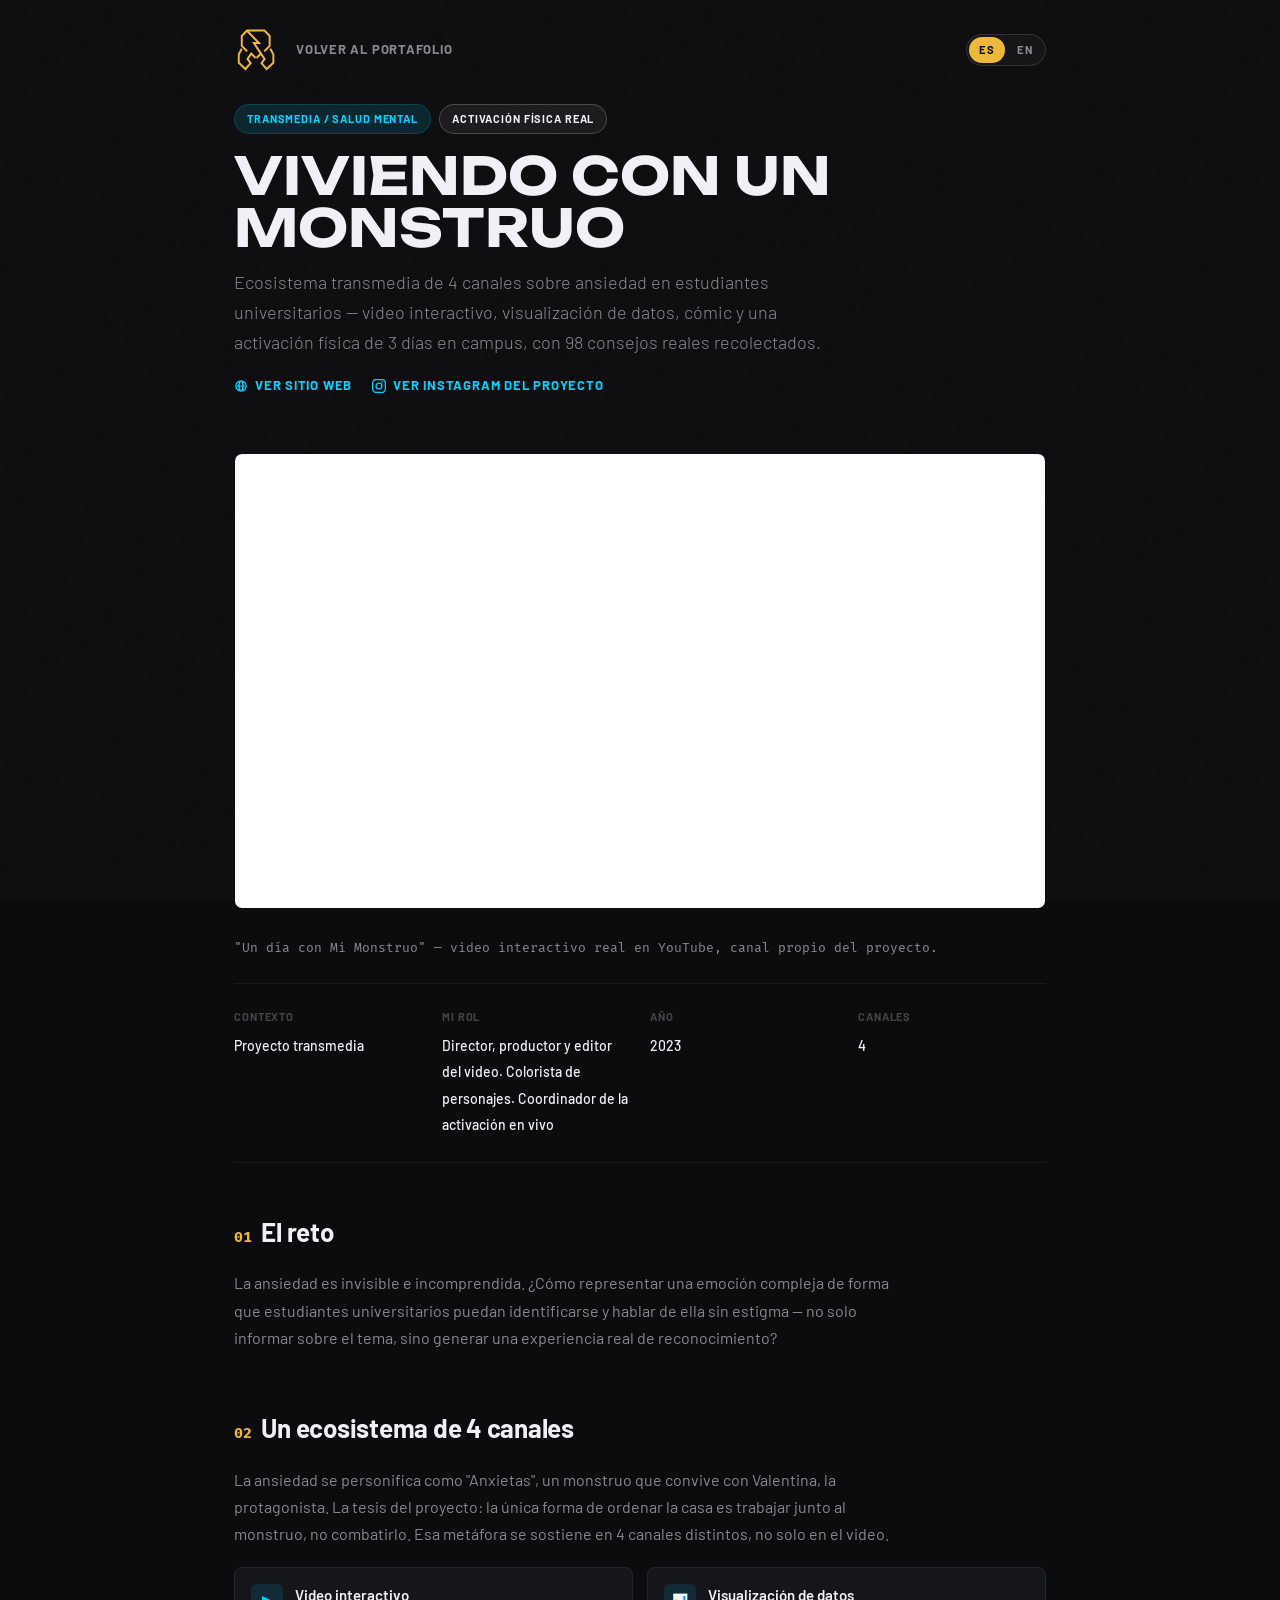
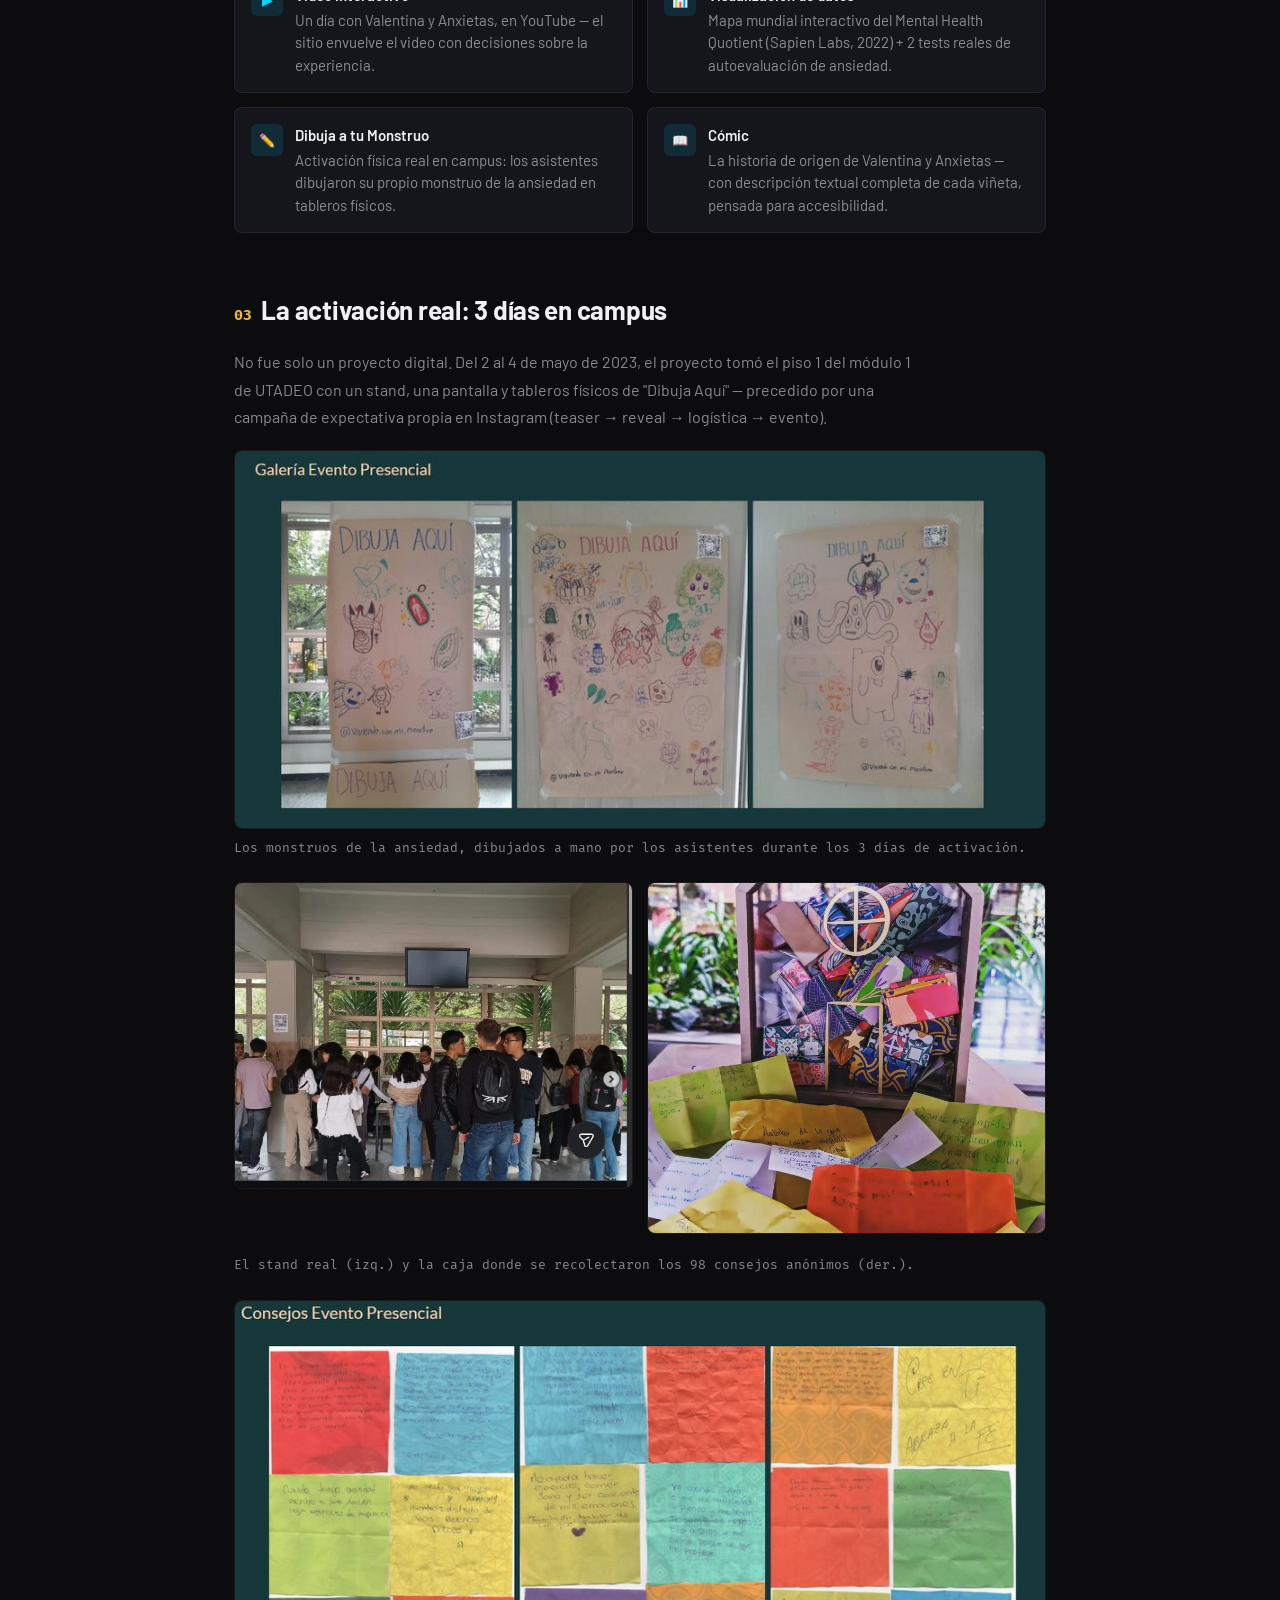
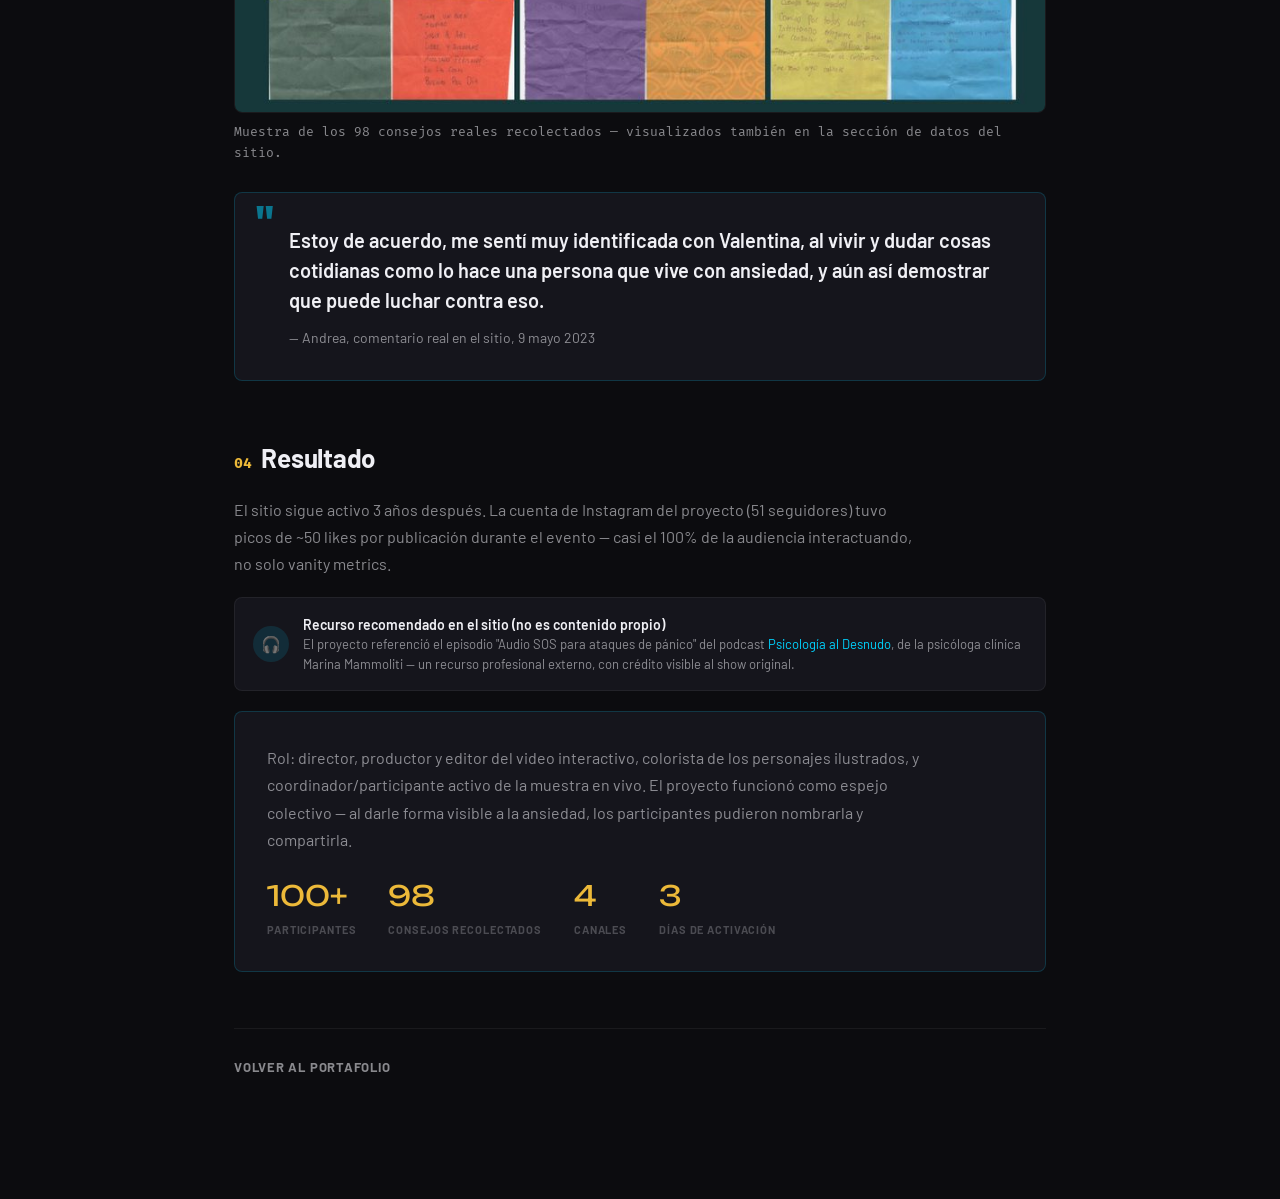
<file: case-viviendo-con-un-monstruo.html>
<!DOCTYPE html>
<html lang="es">
<head>
  <meta charset="UTF-8">
  <meta name="viewport" content="width=device-width, initial-scale=1.0">
  <title>VIVIENDO CON UN MONSTRUO · Nicolas Martinez</title>

  <link rel="icon" type="image/svg+xml" href="favicon.svg">

  <meta name="description" content="Case study: Viviendo con un Monstruo — proyecto transmedia sobre ansiedad con video interactivo, activación física real y 98 consejos recolectados en campus.">
  <meta property="og:title" content="VIVIENDO CON UN MONSTRUO · Nicolas Martinez">
  <meta property="og:description" content="Ecosistema transmedia de 4 canales sobre ansiedad — video interactivo, visualización de datos, activación física real y cómic.">
  <meta property="og:image" content="https://n4ykh0.github.io/portfolio/Portafolio/Monstruo_Banner.png">
  <meta property="og:type" content="article">

  <link rel="preconnect" href="https://fonts.googleapis.com">
  <link rel="preconnect" href="https://fonts.gstatic.com" crossorigin>
  <link href="https://fonts.googleapis.com/css2?family=Unbounded:wght@900&family=Barlow:wght@300;400;500;600;700&family=Fira+Mono:wght@400&display=swap" rel="stylesheet">
  <link rel="stylesheet" href="portfolio.css">
  <link rel="stylesheet" href="case-study.css">

  <style>
    .cs-embed-wrap { position:relative; width:100%; aspect-ratio:16/9; border-radius:8px; overflow:hidden; border:1px solid var(--border); margin:28px 0; background:#000; }
    .cs-embed-wrap iframe { position:absolute; inset:0; width:100%; height:100%; border:0; }
    .cs-credit {
      display:flex; align-items:center; gap:14px;
      background:var(--bg-card); border:1px solid var(--border);
      border-radius:8px; padding:16px 18px; margin:20px 0;
    }
    .cs-credit .ic { width:36px; height:36px; flex:none; border-radius:50%; background:var(--blue-dim); color:var(--blue); display:flex; align-items:center; justify-content:center; font-size:16px; }
    .cs-credit .tx { font-size:13px; color:var(--text-mid); line-height:1.5; }
    .cs-credit .tx strong { display:block; color:var(--text-hi); font-weight:600; font-size:14px; }
    .cs-credit a { color:var(--blue); }
    .cs-links { display:flex; gap:20px; flex-wrap:wrap; margin-top:18px; }
    .cs-link {
      display:inline-flex; align-items:center; gap:7px;
      font-family:var(--font-heading); font-weight:700; font-size:13px;
      letter-spacing:.06em; text-transform:uppercase; color:var(--blue);
    }
    .cs-link:hover { text-decoration:underline; }
    .cs-link svg { width:14px; height:14px; fill:currentColor; }
  </style>
</head>
<body>
  <canvas id="hex-bg"></canvas>

  <div class="cs-wrap">
    <div style="display:flex; justify-content:space-between; align-items:center; flex-wrap:wrap; gap:12px;">
      <div class="cs-brandrow">
        <a href="index.html" class="cs-brand" aria-label="Nicolas Martinez, inicio"><img src="pinza-mark.svg" alt=""></a>
        <a href="index.html#work" class="cs-back" style="padding-top:0" data-i18n="back">
          <svg viewBox="0 0 24 24"><path d="M10 9V5l7 7-7 7v-4.1c-5 .5-8.5 2.3-11 6.1 1-5 4-10 11-11z"/></svg>
          Volver al portafolio
        </a>
      </div>
      <div class="lang-toggle" style="margin-top:28px">
        <button class="lang-btn active" data-lb="es" onclick="setCaseLang('es')">ES</button>
        <button class="lang-btn" data-lb="en" onclick="setCaseLang('en')">EN</button>
      </div>
    </div>

    <div class="cs-hero">
      <div class="cs-tags">
        <span class="cs-tag" data-i18n="tag1">TRANSMEDIA / SALUD MENTAL</span>
        <span class="cs-tag cs-tag--amber" data-i18n="tag2">ACTIVACIÓN FÍSICA REAL</span>
      </div>
      <h1 class="cs-title">VIVIENDO CON UN MONSTRUO</h1>
      <p class="cs-subtitle" data-i18n="subtitle">Ecosistema transmedia de 4 canales sobre ansiedad en estudiantes universitarios — video interactivo, visualización de datos, cómic y una activación física de 3 días en campus, con 98 consejos reales recolectados.</p>
      <div class="cs-links">
        <a class="cs-link" href="https://www.viviendoconunmonstruo.epizy.com/" target="_blank" rel="noopener">
          <svg viewBox="0 0 24 24"><path d="M12 2a10 10 0 1 0 0 20 10 10 0 0 0 0-20Zm7.94 9h-3.05a15.7 15.7 0 0 0-1.32-5.6A8.03 8.03 0 0 1 19.94 11ZM12 4.05c.9 1.3 1.9 3.5 2.13 6.95H9.87c.23-3.45 1.23-5.65 2.13-6.95ZM4.06 11a8.03 8.03 0 0 1 4.43-5.6A15.7 15.7 0 0 0 7.17 11H4.06Zm0 2h3.11c.16 2.2.62 4.1 1.32 5.6A8.03 8.03 0 0 1 4.06 13ZM12 19.95c-.9-1.3-1.9-3.5-2.13-6.95h4.26c-.23 3.45-1.23 5.65-2.13 6.95Zm3.51-1.35c.7-1.5 1.16-3.4 1.32-5.6h3.11a8.03 8.03 0 0 1-4.43 5.6Z"/></svg>
          <span data-i18n="link.site">Ver sitio web</span>
        </a>
        <a class="cs-link" href="https://www.instagram.com/viviendo.con.mi.monstruo/" target="_blank" rel="noopener">
          <svg viewBox="0 0 24 24"><path d="M12 2.16c3.2 0 3.58.01 4.85.07 1.17.05 1.8.25 2.23.41.56.22.96.48 1.38.9.42.42.68.82.9 1.38.16.42.36 1.06.41 2.23.06 1.27.07 1.65.07 4.85s-.01 3.58-.07 4.85c-.05 1.17-.25 1.8-.41 2.23-.22.56-.48.96-.9 1.38-.42.42-.82.68-1.38.9-.42.16-1.06.36-2.23.41-1.27.06-1.65.07-4.85.07s-3.58-.01-4.85-.07c-1.17-.05-1.8-.25-2.23-.41a3.7 3.7 0 0 1-1.38-.9 3.7 3.7 0 0 1-.9-1.38c-.16-.42-.36-1.06-.41-2.23-.06-1.27-.07-1.65-.07-4.85s.01-3.58.07-4.85c.05-1.17.25-1.8.41-2.23.22-.56.48-.96.9-1.38.42-.42.82-.68 1.38-.9.42-.16 1.06-.36 2.23-.41 1.27-.06 1.65-.07 4.85-.07ZM12 0C8.74 0 8.33.01 7.05.07c-1.28.06-2.15.26-2.91.56a5.9 5.9 0 0 0-2.13 1.39A5.9 5.9 0 0 0 .62 4.15c-.3.76-.5 1.63-.56 2.9C0 8.33 0 8.74 0 12s.01 3.67.07 4.95c.06 1.28.26 2.15.56 2.91.31.79.72 1.46 1.39 2.13a5.9 5.9 0 0 0 2.13 1.38c.76.3 1.63.5 2.9.56 1.28.06 1.69.07 4.95.07s3.67-.01 4.95-.07c1.28-.06 2.15-.26 2.91-.56a5.9 5.9 0 0 0 2.13-1.38 5.9 5.9 0 0 0 1.38-2.13c.3-.76.5-1.63.56-2.9.06-1.28.07-1.69.07-4.95s-.01-3.67-.07-4.95c-.06-1.28-.26-2.15-.56-2.91a5.9 5.9 0 0 0-1.38-2.13A5.9 5.9 0 0 0 19.86.63c-.76-.3-1.63-.5-2.9-.56C15.67.01 15.26 0 12 0Zm0 5.84A6.16 6.16 0 1 0 12 18.16 6.16 6.16 0 0 0 12 5.84ZM12 16a4 4 0 1 1 0-8 4 4 0 0 1 0 8Zm6.4-10.85a1.44 1.44 0 1 1-2.88 0 1.44 1.44 0 0 1 2.88 0Z"/></svg>
          <span data-i18n="link.ig">Ver Instagram del proyecto</span>
        </a>
      </div>
    </div>

    <div class="cs-embed-wrap">
      <iframe src="https://www.youtube.com/embed/ZX7NEKj4WII" title="Un día con Mi Monstruo" allow="accelerometer; autoplay; clipboard-write; encrypted-media; gyroscope; picture-in-picture" allowfullscreen></iframe>
    </div>
    <p class="cs-caption" data-i18n="cap.video">"Un día con Mi Monstruo" — video interactivo real en YouTube, canal propio del proyecto.</p>

    <div class="cs-meta">
      <div class="cs-meta-item"><span class="k" data-i18n="meta.context">Contexto</span><span class="v" data-i18n="meta.context.val">Proyecto transmedia</span></div>
      <div class="cs-meta-item"><span class="k" data-i18n="meta.role">Mi rol</span><span class="v" data-i18n="meta.role.val">Director, productor y editor del video. Colorista de personajes. Coordinador de la activación en vivo</span></div>
      <div class="cs-meta-item"><span class="k" data-i18n="meta.year">Año</span><span class="v">2023</span></div>
      <div class="cs-meta-item"><span class="k" data-i18n="meta.channels">Canales</span><span class="v">4</span></div>
    </div>

    <div class="cs-section">
      <h2 class="cs-h2"><span class="num">01</span><span data-i18n="h.reto">El reto</span></h2>
      <p class="cs-p" data-i18n="p.reto">La ansiedad es invisible e incomprendida. ¿Cómo representar una emoción compleja de forma que estudiantes universitarios puedan identificarse y hablar de ella sin estigma — no solo informar sobre el tema, sino generar una experiencia real de reconocimiento?</p>
    </div>

    <div class="cs-section">
      <h2 class="cs-h2"><span class="num">02</span><span data-i18n="h.build">Un ecosistema de 4 canales</span></h2>
      <p class="cs-p" data-i18n="p.build1">La ansiedad se personifica como "Anxietas", un monstruo que convive con Valentina, la protagonista. La tesis del proyecto: la única forma de ordenar la casa es trabajar junto al monstruo, no combatirlo. Esa metáfora se sostiene en 4 canales distintos, no solo en el video.</p>

      <div class="cs-grid2">
        <div class="cs-feature">
          <div class="ic">▶</div>
          <div class="tx" data-i18n="feat.video"><strong>Video interactivo</strong>Un día con Valentina y Anxietas, en YouTube — el sitio envuelve el video con decisiones sobre la experiencia.</div>
        </div>
        <div class="cs-feature">
          <div class="ic">📊</div>
          <div class="tx" data-i18n="feat.data"><strong>Visualización de datos</strong>Mapa mundial interactivo del Mental Health Quotient (Sapien Labs, 2022) + 2 tests reales de autoevaluación de ansiedad.</div>
        </div>
        <div class="cs-feature">
          <div class="ic">✏️</div>
          <div class="tx" data-i18n="feat.draw"><strong>Dibuja a tu Monstruo</strong>Activación física real en campus: los asistentes dibujaron su propio monstruo de la ansiedad en tableros físicos.</div>
        </div>
        <div class="cs-feature">
          <div class="ic">📖</div>
          <div class="tx" data-i18n="feat.comic"><strong>Cómic</strong>La historia de origen de Valentina y Anxietas — con descripción textual completa de cada viñeta, pensada para accesibilidad.</div>
        </div>
      </div>
    </div>

    <div class="cs-section">
      <h2 class="cs-h2"><span class="num">03</span><span data-i18n="h.evento">La activación real: 3 días en campus</span></h2>
      <p class="cs-p" data-i18n="p.evento">No fue solo un proyecto digital. Del 2 al 4 de mayo de 2023, el proyecto tomó el piso 1 del módulo 1 de UTADEO con un stand, una pantalla y tableros físicos de "Dibuja Aquí" — precedido por una campaña de expectativa propia en Instagram (teaser → reveal → logística → evento).</p>

      <img class="cs-img" src="Portafolio/Monstruo_GaleriaDibujos.jpg" alt="Tres tableros físicos 'Dibuja Aquí' cubiertos de monstruos dibujados por asistentes al evento">
      <p class="cs-caption" data-i18n="cap.galeria">Los monstruos de la ansiedad, dibujados a mano por los asistentes durante los 3 días de activación.</p>

      <div class="cs-grid2">
        <img class="cs-img" src="Portafolio/Monstruo_Evento_Stand.jpg" alt="Estudiantes reunidos en el stand del evento, piso 1 módulo 1 UTADEO" style="margin:0">
        <img class="cs-img" src="Portafolio/Monstruo_CajaConsejos.jpg" alt="Caja física llena de notas de colores con consejos anónimos sobre ansiedad" style="margin:0">
      </div>
      <p class="cs-caption" data-i18n="cap.stand">El stand real (izq.) y la caja donde se recolectaron los 98 consejos anónimos (der.).</p>

      <img class="cs-img" src="Portafolio/Monstruo_ConsejosGrid.jpg" alt="Muestra de las notas de colores con los 98 consejos recolectados, escritos a mano">
      <p class="cs-caption" data-i18n="cap.consejos">Muestra de los 98 consejos reales recolectados — visualizados también en la sección de datos del sitio.</p>

      <div class="cs-quote">
        <p data-i18n="quote1.text">Estoy de acuerdo, me sentí muy identificada con Valentina, al vivir y dudar cosas cotidianas como lo hace una persona que vive con ansiedad, y aún así demostrar que puede luchar contra eso.</p>
        <span data-i18n="quote1.attr">— Andrea, comentario real en el sitio, 9 mayo 2023</span>
      </div>
    </div>

    <div class="cs-section">
      <h2 class="cs-h2"><span class="num">04</span><span data-i18n="h.resultado">Resultado</span></h2>

      <p class="cs-p" data-i18n="p.resultado">El sitio sigue activo 3 años después. La cuenta de Instagram del proyecto (51 seguidores) tuvo picos de ~50 likes por publicación durante el evento — casi el 100% de la audiencia interactuando, no solo vanity metrics.</p>

      <div class="cs-credit">
        <div class="ic">🎧</div>
        <div class="tx" data-i18n="credit.text"><strong>Recurso recomendado en el sitio (no es contenido propio)</strong>El proyecto referenció el episodio "Audio SOS para ataques de pánico" del podcast <a href="https://open.spotify.com/show/1TDJJoHWEq7Nbh3yEBOJOj" target="_blank" rel="noopener">Psicología al Desnudo</a>, de la psicóloga clínica Marina Mammoliti — un recurso profesional externo, con crédito visible al show original.</div>
      </div>

      <div class="cs-result">
        <p class="cs-p" style="margin-bottom:0" data-i18n="p.resultado2">Rol: director, productor y editor del video interactivo, colorista de los personajes ilustrados, y coordinador/participante activo de la muestra en vivo. El proyecto funcionó como espejo colectivo — al darle forma visible a la ansiedad, los participantes pudieron nombrarla y compartirla.</p>
        <div class="cs-metrics-row">
          <div class="cs-metric"><div class="v">100+</div><div class="l" data-i18n="m.participantes">Participantes</div></div>
          <div class="cs-metric"><div class="v">98</div><div class="l" data-i18n="m.consejos">Consejos recolectados</div></div>
          <div class="cs-metric"><div class="v">4</div><div class="l" data-i18n="m.canales">Canales</div></div>
          <div class="cs-metric"><div class="v">3</div><div class="l" data-i18n="m.dias">Días de activación</div></div>
        </div>
      </div>
    </div>

    <div class="cs-footer">
      <a href="index.html#work" class="cs-back" style="padding-top:0" data-i18n="back">
        <svg viewBox="0 0 24 24"><path d="M10 9V5l7 7-7 7v-4.1c-5 .5-8.5 2.3-11 6.1 1-5 4-10 11-11z"/></svg>
        Volver al portafolio
      </a>
    </div>
  </div>

  <script src="case-i18n.js"></script>
  <script>
    const DICT = {
      'back': {es:'Volver al portafolio', en:'Back to portfolio'},
      'tag1': {es:'TRANSMEDIA / SALUD MENTAL', en:'TRANSMEDIA / MENTAL HEALTH'},
      'tag2': {es:'ACTIVACIÓN FÍSICA REAL', en:'REAL-WORLD ACTIVATION'},
      'subtitle': {es:'Ecosistema transmedia de 4 canales sobre ansiedad en estudiantes universitarios — video interactivo, visualización de datos, cómic y una activación física de 3 días en campus, con 98 consejos reales recolectados.', en:'A 4-channel transmedia ecosystem about anxiety in university students — an interactive video, data visualization, a comic, and a 3-day physical campus activation that collected 98 real coping notes.'},
      'cap.video': {es:'"Un día con Mi Monstruo" — video interactivo real en YouTube, canal propio del proyecto.', en:'"A Day with My Monster" — real interactive video on YouTube, the project\'s own channel.'},
      'link.site': {es:'Ver sitio web', en:'View website'},
      'link.ig': {es:'Ver Instagram del proyecto', en:'View project Instagram'},
      'meta.context': {es:'Contexto', en:'Context'},
      'meta.context.val': {es:'Proyecto transmedia', en:'Transmedia project'},
      'meta.role': {es:'Mi rol', en:'My role'},
      'meta.role.val': {es:'Director, productor y editor del video. Colorista de personajes. Coordinador de la activación en vivo', en:'Director, producer and editor of the video. Colorist for the characters. Coordinator of the live activation'},
      'meta.year': {es:'Año', en:'Year'},
      'meta.channels': {es:'Canales', en:'Channels'},
      'h.reto': {es:'El reto', en:'The Challenge'},
      'p.reto': {es:'La ansiedad es invisible e incomprendida. ¿Cómo representar una emoción compleja de forma que estudiantes universitarios puedan identificarse y hablar de ella sin estigma — no solo informar sobre el tema, sino generar una experiencia real de reconocimiento?', en:'Anxiety is invisible and misunderstood. How do you represent a complex emotion so university students can recognize themselves in it and talk about it without stigma — not just inform about the topic, but create a real experience of recognition?'},
      'h.build': {es:'Un ecosistema de 4 canales', en:'A 4-Channel Ecosystem'},
      'p.build1': {es:'La ansiedad se personifica como "Anxietas", un monstruo que convive con Valentina, la protagonista. La tesis del proyecto: la única forma de ordenar la casa es trabajar junto al monstruo, no combatirlo. Esa metáfora se sostiene en 4 canales distintos, no solo en el video.', en:'Anxiety is personified as "Anxietas," a monster who lives alongside Valentina, the protagonist. The project\'s thesis: the only way to tidy the house is to work alongside the monster, not fight it. That metaphor holds across 4 distinct channels, not just the video.'},
      'feat.video': {es:'<strong>Video interactivo</strong>Un día con Valentina y Anxietas, en YouTube — el sitio envuelve el video con decisiones sobre la experiencia.', en:'<strong>Interactive video</strong>A day with Valentina and Anxietas, on YouTube — the site wraps the video with choices about the experience.'},
      'feat.data': {es:'<strong>Visualización de datos</strong>Mapa mundial interactivo del Mental Health Quotient (Sapien Labs, 2022) + 2 tests reales de autoevaluación de ansiedad.', en:'<strong>Data visualization</strong>Interactive world map of the Mental Health Quotient (Sapien Labs, 2022) + 2 real anxiety self-assessment tests.'},
      'feat.draw': {es:'<strong>Dibuja a tu Monstruo</strong>Activación física real en campus: los asistentes dibujaron su propio monstruo de la ansiedad en tableros físicos.', en:'<strong>Draw Your Monster</strong>Real physical campus activation: attendees drew their own anxiety monster on physical boards.'},
      'feat.comic': {es:'<strong>Cómic</strong>La historia de origen de Valentina y Anxietas — con descripción textual completa de cada viñeta, pensada para accesibilidad.', en:'<strong>Comic</strong>Valentina and Anxietas\' origin story — with a full text description of every panel, designed for accessibility.'},
      'h.evento': {es:'La activación real: 3 días en campus', en:'The Real Activation: 3 Days on Campus'},
      'p.evento': {es:'No fue solo un proyecto digital. Del 2 al 4 de mayo de 2023, el proyecto tomó el piso 1 del módulo 1 de UTADEO con un stand, una pantalla y tableros físicos de "Dibuja Aquí" — precedido por una campaña de expectativa propia en Instagram (teaser → reveal → logística → evento).', en:'This wasn\'t just a digital project. From May 2 to 4, 2023, the project took over floor 1 of module 1 at UTADEO with a stand, a screen, and physical "Draw Here" boards — preceded by its own Instagram hype campaign (teaser → reveal → logistics → event).'},
      'cap.galeria': {es:'Los monstruos de la ansiedad, dibujados a mano por los asistentes durante los 3 días de activación.', en:'The anxiety monsters, hand-drawn by attendees over the 3 days of the activation.'},
      'cap.stand': {es:'El stand real (izq.) y la caja donde se recolectaron los 98 consejos anónimos (der.).', en:'The real stand (left) and the box where the 98 anonymous notes were collected (right).'},
      'cap.consejos': {es:'Muestra de los 98 consejos reales recolectados — visualizados también en la sección de datos del sitio.', en:'A sample of the 98 real notes collected — also visualized in the site\'s data section.'},
      'quote1.text': {es:'Estoy de acuerdo, me sentí muy identificada con Valentina, al vivir y dudar cosas cotidianas como lo hace una persona que vive con ansiedad, y aún así demostrar que puede luchar contra eso.', en:'I agree, I really identified with Valentina, living and doubting everyday things the way someone with anxiety does, and still showing she can fight through it.'},
      'quote1.attr': {es:'— Andrea, comentario real en el sitio, 9 mayo 2023', en:'— Andrea, real comment on the site, May 9, 2023'},
      'h.resultado': {es:'Resultado', en:'Result'},
      'p.resultado': {es:'El sitio sigue activo 3 años después. La cuenta de Instagram del proyecto (51 seguidores) tuvo picos de ~50 likes por publicación durante el evento — casi el 100% de la audiencia interactuando, no solo vanity metrics.', en:'The site is still live 3 years later. The project\'s Instagram account (51 followers) peaked at ~50 likes per post during the event — nearly 100% of the audience engaging, not just vanity metrics.'},
      'credit.text': {es:'<strong>Recurso recomendado en el sitio (no es contenido propio)</strong>El proyecto referenció el episodio "Audio SOS para ataques de pánico" del podcast <a href="https://open.spotify.com/show/1TDJJoHWEq7Nbh3yEBOJOj" target="_blank" rel="noopener">Psicología al Desnudo</a>, de la psicóloga clínica Marina Mammoliti — un recurso profesional externo, con crédito visible al show original.', en:'<strong>Resource recommended on the site (not original content)</strong>The project referenced the episode "SOS Audio for Panic Attacks" from the podcast <a href="https://open.spotify.com/show/1TDJJoHWEq7Nbh3yEBOJOj" target="_blank" rel="noopener">Psicología al Desnudo</a>, by clinical psychologist Marina Mammoliti — an external professional resource, with visible credit to the original show.'},
      'p.resultado2': {es:'Rol: director, productor y editor del video interactivo, colorista de los personajes ilustrados, y coordinador/participante activo de la muestra en vivo. El proyecto funcionó como espejo colectivo — al darle forma visible a la ansiedad, los participantes pudieron nombrarla y compartirla.', en:'Role: director, producer and editor of the interactive video, colorist for the illustrated characters, and coordinator/active participant in the live showcase. The project worked as a collective mirror — giving anxiety a visible shape let participants name it and share it.'},
      'm.participantes': {es:'Participantes', en:'Participants'},
      'm.consejos': {es:'Consejos recolectados', en:'Notes collected'},
      'm.canales': {es:'Canales', en:'Channels'},
      'm.dias': {es:'Días de activación', en:'Activation days'}
    };
    initCaseLang(DICT);
  </script>
</body>
</html>
</file>
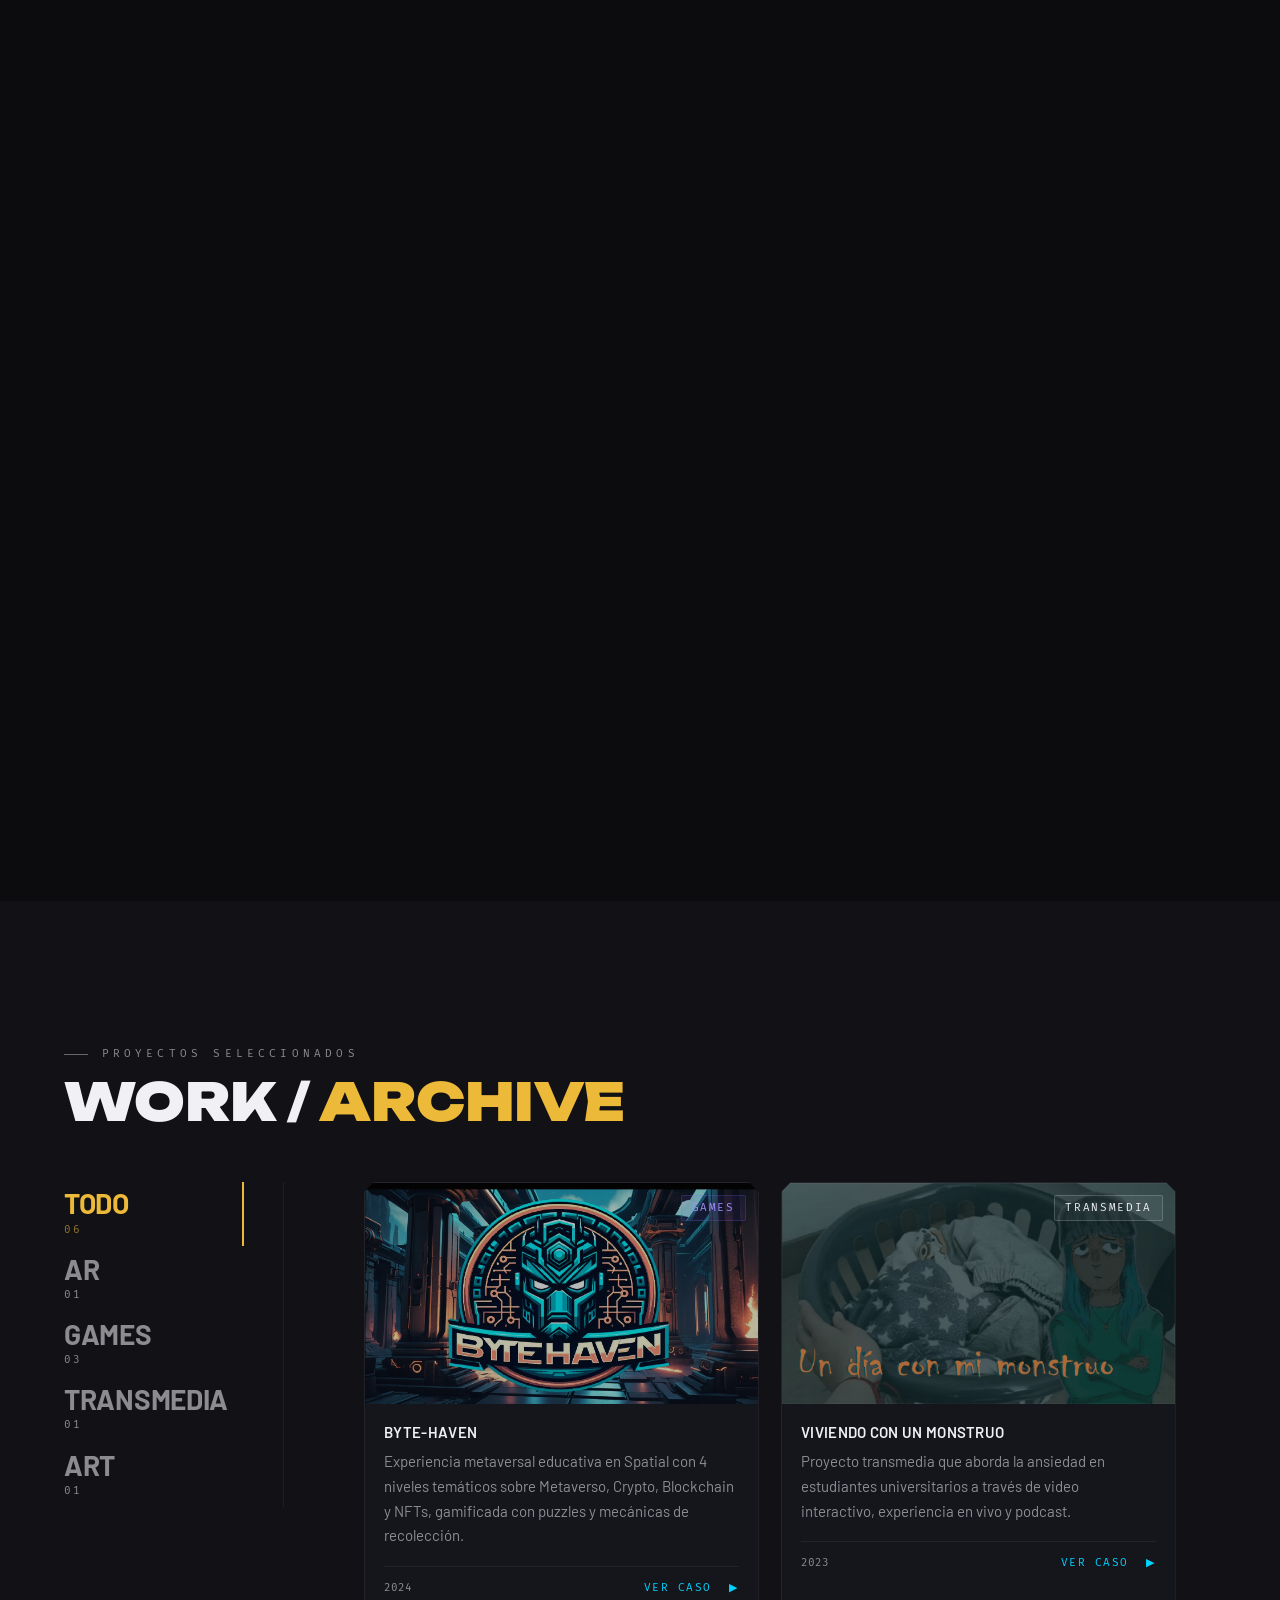
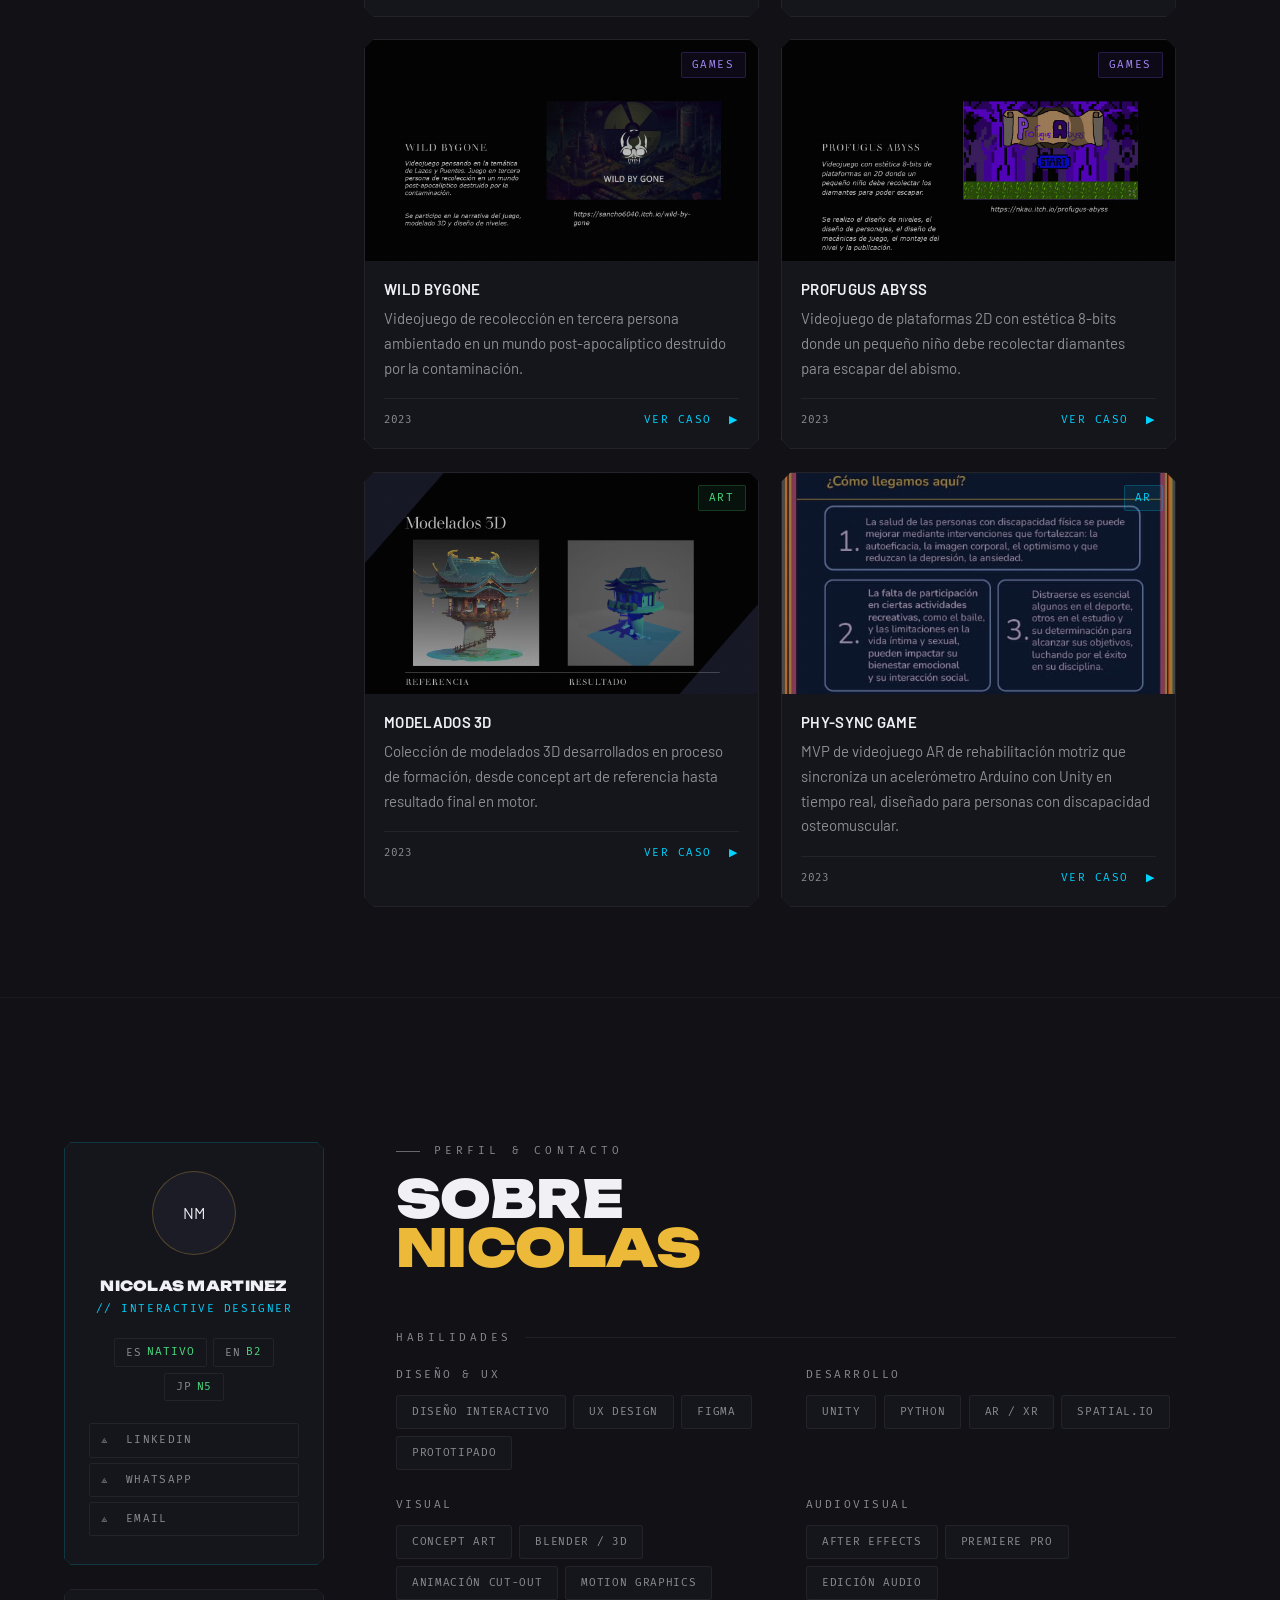
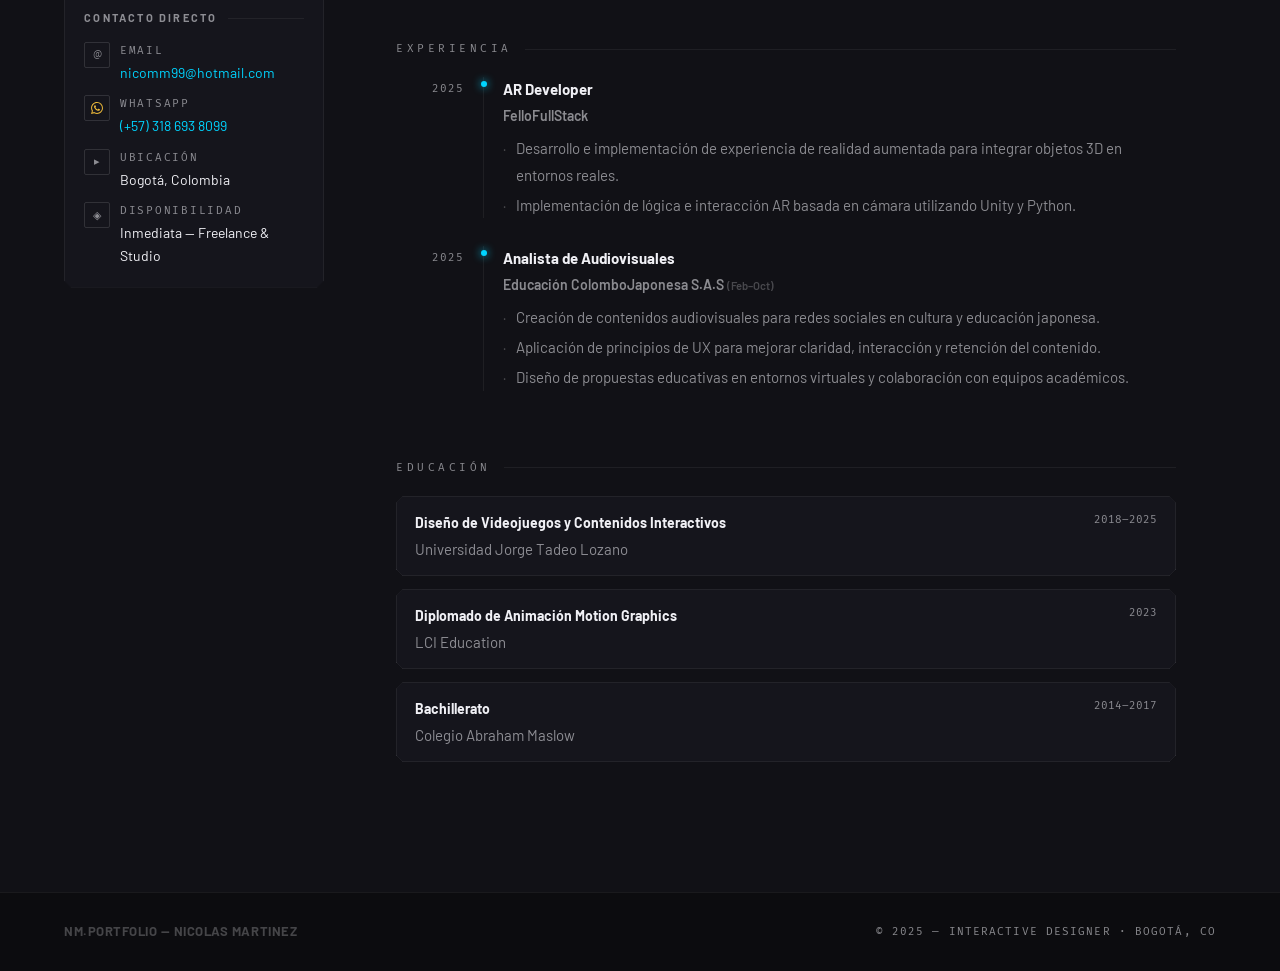
<file: portfolio.html>
<!DOCTYPE html>
<html lang="es">
<head>
  <meta charset="UTF-8">
  <meta name="viewport" content="width=device-width, initial-scale=1.0">
  <title>NICOLAS MARTINEZ — Interactive Designer</title>
  <link rel="preconnect" href="https://fonts.googleapis.com">
  <link rel="preconnect" href="https://fonts.gstatic.com" crossorigin>
  <link href="https://fonts.googleapis.com/css2?family=Unbounded:wght@900&family=Rajdhani:wght@600;700&family=Barlow:wght@300;400&family=Fira+Mono:wght@400&display=swap" rel="stylesheet">
  <link rel="stylesheet" href="portfolio.css">
</head>
<body>

<!-- ══════════════════════════════════════════════════════════
     LOADER
════════════════════════════════════════════════════════════ -->
<div id="loader" aria-hidden="true">

  <!-- Full-screen panels — split at center when done -->
  <div class="ldr-panel ldr-panel--top"></div>
  <div class="ldr-panel ldr-panel--bottom"></div>

  <!-- Center group: bar + label -->
  <div class="ldr-center" id="ldr-center">

    <!-- Barra con rombo embebido -->
    <div class="ldr-bar-wrap" id="ldr-bar-wrap">

      <!-- Track izquierdo -->
      <div class="ldr-track">
        <div class="ldr-fill" id="ldr-fill-left"></div>
      </div>

      <!-- Rombo centrado en la barra -->
      <div class="ldr-diamond-wrap">
        <svg class="ldr-diamond-svg" viewBox="0 0 100 100" fill="none" aria-hidden="true">
          <polygon points="50,3 97,50 50,97 3,50"
                   stroke="currentColor" stroke-width="1.5" opacity=".2"/>
          <polygon points="50,3 97,50 50,97 3,50"
                   stroke="currentColor" stroke-width="1.5"/>
        </svg>
        <div class="ldr-diamond-fill-wrap">
          <div class="ldr-diamond-fill" id="ldr-fill-diamond"></div>
        </div>
        <span class="ldr-nm">NM</span>
      </div>

      <!-- Track derecho -->
      <div class="ldr-track">
        <div class="ldr-fill" id="ldr-fill-right"></div>
      </div>

    </div>

    <p class="ldr-label">PORTFOLIO</p>

  </div>
</div>


<canvas id="hex-bg" aria-hidden="true"></canvas>

<!-- ══════════════════════════════════════════════════════════
     NAV
════════════════════════════════════════════════════════════ -->
<nav class="main-nav">
  <a href="#home" class="nav-logo">
    <div class="nav-logo-icon" aria-hidden="true">
      <svg viewBox="0 0 100 100" fill="none">
        <polygon points="50,4 96,50 50,96 4,50" stroke="currentColor" stroke-width="2" opacity=".35"/>
        <polygon points="50,4 96,50 50,96 4,50" stroke="currentColor" stroke-width="2"/>
      </svg>
      <span>NM</span>
    </div>
    <span class="nav-logo-text">PORTFOLIO</span>
  </a>
  <ul class="nav-links">
    <li><a href="#home">INICIO</a></li>
    <li class="has-sub">
      <a href="#work">WORK ▾</a>
      <div class="nav-sub">
        <a href="#work" onclick="switchCat('ar')">AR</a>
        <a href="#work" onclick="switchCat('games')">GAMES</a>
        <a href="#work" onclick="switchCat('transmedia')">TRANSMEDIA</a>
        <a href="#work" onclick="switchCat('art')">ART</a>
      </div>
    </li>
    <li><a href="#about">PERFIL</a></li>
    <li><a href="#about" onclick="event.preventDefault();openWaPopup()">CONTACTO</a></li>
  </ul>
</nav>

<!-- scroll dots -->
<div class="scroll-indicator" aria-hidden="true">
  <div class="s-dot active" onclick="scrollTo({top:0,behavior:'smooth'})"></div>
  <div class="s-dot" onclick="document.getElementById('work').scrollIntoView({behavior:'smooth'})"></div>
  <div class="s-dot" onclick="document.getElementById('about').scrollIntoView({behavior:'smooth'})"></div>
</div>


<!-- ══════════════════════════════════════════════════════════
     HOME
════════════════════════════════════════════════════════════ -->
<section id="home">

  <!-- LEFT: text -->
  <div class="hero-left">

    <p class="hero-eyebrow">INTERACTIVE DESIGNER · GAME &amp; MULTIMEDIA</p>

    <h1 class="hero-name" aria-label="NICOLAS MARTINEZ">
      <span class="l1" data-text="NICOLAS"></span>
      <span class="l2" data-text="MARTINEZ"></span>
    </h1>

    <p class="hero-sub">// AR · GAMES · TRANSMEDIA · ART</p>

    <p class="hero-bio">
      Diseñador interactivo con experiencia en videojuegos y proyectos multimedia,
      enfocado en crear experiencias digitales que integran diseño, narrativa
      y tecnología. Participación en game jams, realidad aumentada con Unity y Python,
      y producción audiovisual con principios de UX.
    </p>

    <div class="hero-cta">
      <a href="#work" class="btn btn-blue">VER PROYECTOS</a>
      <button class="btn btn-ghost" onclick="openWaPopup()">CONTACTAR</button>
    </div>


  </div>

  <!-- RIGHT: brand diamond (logo placeholder) -->
  <div class="hero-visual" aria-hidden="true">

    <div class="hero-diamond-wrap">
      <svg class="hero-diamond-svg" viewBox="0 0 100 100" fill="none">
        <!-- Outer ambient ring -->
        <polygon points="50,2 98,50 50,98 2,50"
                 stroke="currentColor" stroke-width=".8" opacity=".1"/>
        <!-- Mid ring -->
        <polygon points="50,8 92,50 50,92 8,50"
                 stroke="currentColor" stroke-width="1" opacity=".18"/>
        <!-- Main diamond -->
        <polygon points="50,14 86,50 50,86 14,50"
                 stroke="currentColor" stroke-width="1.5" opacity=".35"/>
        <polygon points="50,14 86,50 50,86 14,50"
                 fill="currentColor" opacity=".03"/>
        <polygon points="50,14 86,50 50,86 14,50"
                 stroke="currentColor" stroke-width="1.5"/>
      </svg>
      <span class="hero-nm-text">NM</span>
    </div>

    <div class="hero-stats">
      <div class="stat-item">
        <span class="stat-val">6+</span>
        <span class="stat-lbl">PROYECTOS</span>
      </div>
      <div class="stat-item">
        <span class="stat-val">4</span>
        <span class="stat-lbl">ÁREAS</span>
      </div>
      <div class="stat-item">
        <span class="stat-val">3</span>
        <span class="stat-lbl">IDIOMAS</span>
      </div>
    </div>

  </div>

</section>

<div class="divider"></div>


<!-- ══════════════════════════════════════════════════════════
     WORK
════════════════════════════════════════════════════════════ -->
<section id="work">

  <div class="s-header" data-reveal>
    <p class="eyebrow">PROYECTOS SELECCIONADOS</p>
    <h2 class="display-title">WORK / <em>ARCHIVE</em></h2>
  </div>

  <div class="work-layout">

    <!-- LEFT: categorías grandes en vertical (220px) -->
    <div class="work-sidebar">
      <button class="cat-btn active" data-cat="all"        onclick="switchCat('all')"        data-reveal>
        <span class="cat-label">TODO</span>
        <span class="cat-count" id="cnt-all">—</span>
      </button>
      <button class="cat-btn"        data-cat="ar"         onclick="switchCat('ar')"         data-reveal data-delay="1">
        <span class="cat-label">AR</span>
        <span class="cat-count" id="cnt-ar">—</span>
      </button>
      <button class="cat-btn"        data-cat="games"      onclick="switchCat('games')"      data-reveal data-delay="2">
        <span class="cat-label">GAMES</span>
        <span class="cat-count" id="cnt-games">—</span>
      </button>
      <button class="cat-btn"        data-cat="transmedia" onclick="switchCat('transmedia')" data-reveal data-delay="3">
        <span class="cat-label">TRANSMEDIA</span>
        <span class="cat-count" id="cnt-transmedia">—</span>
      </button>
      <button class="cat-btn"        data-cat="art"        onclick="switchCat('art')"        data-reveal data-delay="4">
        <span class="cat-label">ART</span>
        <span class="cat-count" id="cnt-art">—</span>
      </button>
    </div>

    <!-- RIGHT: grid de proyectos (1fr) -->
    <div class="work-main">
      <div class="work-project-grid" id="work-project-grid" role="list"></div>
    </div>

  </div>

</section>

<div class="divider"></div>


<!-- ══════════════════════════════════════════════════════════
     ABOUT
════════════════════════════════════════════════════════════ -->
<section id="about">

  <!-- ── LEFT SIDEBAR ──────────────────────────────────────── -->
  <div class="id-sidebar">

    <div class="id-card" data-reveal>
      <div class="id-avatar"><span>NM</span></div>
      <p class="id-name">NICOLAS MARTINEZ</p>
      <p class="id-role">// INTERACTIVE DESIGNER</p>

      <div class="lang-row">
        <div class="lang-pill">ES <span class="lang-lvl">NATIVO</span></div>
        <div class="lang-pill">EN <span class="lang-lvl">B2</span></div>
        <div class="lang-pill">JP <span class="lang-lvl">N5</span></div>
      </div>

      <nav class="social-links" aria-label="Redes y contacto">
        <a href="https://linkedin.com/in/nicolas-martinez-m" target="_blank" rel="noopener" class="s-link s-link--linkedin">⟁ &nbsp;LINKEDIN</a>
        <a href="javascript:void(0)" class="s-link s-link--wa" onclick="openWaPopup()">⟁ &nbsp;WHATSAPP</a>
        <a href="mailto:nicomm99@hotmail.com" class="s-link s-link--email">⟁ &nbsp;EMAIL</a>
      </nav>
    </div>

    <div class="contact-card" data-reveal data-delay="1">
      <p class="cc-title">CONTACTO DIRECTO</p>
      <div class="cc-items">

        <div class="cc-item">
          <div class="cc-ico">@</div>
          <div>
            <p class="cc-sub">EMAIL</p>
            <p class="cc-val"><a href="mailto:nicomm99@hotmail.com">nicomm99@hotmail.com</a></p>
          </div>
        </div>

        <div class="cc-item">
          <div class="cc-ico">
            <svg viewBox="0 0 24 24" style="width:12px;height:12px;fill:var(--amber)"><path d="M17.472 14.382c-.297-.149-1.758-.867-2.03-.967-.273-.099-.471-.148-.67.15-.197.297-.767.966-.94 1.164-.173.199-.347.223-.644.075-.297-.15-1.255-.463-2.39-1.475-.883-.788-1.48-1.761-1.653-2.059-.173-.297-.018-.458.13-.606.134-.133.298-.347.446-.52.149-.174.198-.298.298-.497.099-.198.05-.371-.025-.52-.075-.149-.669-1.612-.916-2.207-.242-.579-.487-.5-.669-.51-.173-.008-.371-.01-.57-.01-.198 0-.52.074-.792.372-.272.297-1.04 1.016-1.04 2.479 0 1.462 1.065 2.875 1.213 3.074.149.198 2.096 3.2 5.077 4.487.709.306 1.262.489 1.694.625.712.227 1.36.195 1.871.118.571-.085 1.758-.719 2.006-1.413.248-.694.248-1.289.173-1.413-.074-.124-.272-.198-.57-.347m-5.421 7.403h-.004a9.87 9.87 0 01-5.031-1.378l-.361-.214-3.741.982.998-3.648-.235-.374a9.86 9.86 0 01-1.51-5.26c.001-5.45 4.436-9.884 9.888-9.884 2.64 0 5.122 1.03 6.988 2.898a9.825 9.825 0 012.893 6.994c-.003 5.45-4.437 9.884-9.885 9.884m8.413-18.297A11.815 11.815 0 0012.05 0C5.495 0 .16 5.335.157 11.892c0 2.096.547 4.142 1.588 5.945L.057 24l6.305-1.654a11.882 11.882 0 005.683 1.448h.005c6.554 0 11.89-5.335 11.893-11.893a11.821 11.821 0 00-3.48-8.413z"/></svg>
          </div>
          <div>
            <p class="cc-sub">WHATSAPP</p>
            <p class="cc-val"><a href="https://wa.me/573186938099" target="_blank" rel="noopener">(+57) 318 693 8099</a></p>
          </div>
        </div>

        <div class="cc-item">
          <div class="cc-ico">▸</div>
          <div>
            <p class="cc-sub">UBICACIÓN</p>
            <p class="cc-val">Bogotá, Colombia</p>
          </div>
        </div>

        <div class="cc-item">
          <div class="cc-ico">◈</div>
          <div>
            <p class="cc-sub">DISPONIBILIDAD</p>
            <p class="cc-val">Inmediata — Freelance &amp; Studio</p>
          </div>
        </div>

      </div>
    </div>

  </div><!-- /id-sidebar -->


  <!-- ── RIGHT CONTENT ─────────────────────────────────────── -->
  <div class="about-content">

    <div class="s-header" data-reveal>
      <p class="eyebrow">PERFIL &amp; CONTACTO</p>
      <h2 class="display-title">SOBRE<br><em>NICOLAS</em></h2>
    </div>

    <div class="blk" data-reveal>
      <p class="blk-lbl">HABILIDADES</p>
      <div class="tool-groups">

        <div class="tool-group">
          <p class="tg-label">DISEÑO &amp; UX</p>
          <div class="tg-tags">
            <span class="tag tg-design">Diseño Interactivo</span>
            <span class="tag tg-design">UX Design</span>
            <span class="tag tg-design">Figma</span>
            <span class="tag tg-design">Prototipado</span>
          </div>
        </div>

        <div class="tool-group">
          <p class="tg-label">DESARROLLO</p>
          <div class="tg-tags">
            <span class="tag tg-dev">Unity</span>
            <span class="tag tg-dev">Python</span>
            <span class="tag tg-dev">AR / XR</span>
            <span class="tag tg-dev">Spatial.io</span>
          </div>
        </div>

        <div class="tool-group">
          <p class="tg-label">VISUAL</p>
          <div class="tg-tags">
            <span class="tag tg-visual">Concept Art</span>
            <span class="tag tg-visual">Blender / 3D</span>
            <span class="tag tg-visual">Animación Cut-out</span>
            <span class="tag tg-visual">Motion Graphics</span>
          </div>
        </div>

        <div class="tool-group">
          <p class="tg-label">AUDIOVISUAL</p>
          <div class="tg-tags">
            <span class="tag tg-av">After Effects</span>
            <span class="tag tg-av">Premiere Pro</span>
            <span class="tag tg-av">Edición Audio</span>
          </div>
        </div>

      </div>
    </div>

    <div class="blk" data-reveal data-delay="1">
      <p class="blk-lbl">EXPERIENCIA</p>
      <div class="tl">

        <div class="tl-item">
          <span class="tl-yr">2025</span>
          <div class="tl-spine"></div>
          <div>
            <p class="tl-role">AR Developer</p>
            <p class="tl-co">FelloFullStack</p>
            <div class="tl-tasks">
              <p class="tl-task">Desarrollo e implementación de experiencia de realidad aumentada para integrar objetos 3D en entornos reales.</p>
              <p class="tl-task">Implementación de lógica e interacción AR basada en cámara utilizando Unity y Python.</p>
            </div>
          </div>
        </div>

        <div class="tl-item">
          <span class="tl-yr">2025</span>
          <div class="tl-spine"></div>
          <div>
            <p class="tl-role">Analista de Audiovisuales</p>
            <p class="tl-co">Educación ColomboJaponesa S.A.S <span style="font-size:.7rem;color:var(--text-lo)">(Feb–Oct)</span></p>
            <div class="tl-tasks">
              <p class="tl-task">Creación de contenidos audiovisuales para redes sociales en cultura y educación japonesa.</p>
              <p class="tl-task">Aplicación de principios de UX para mejorar claridad, interacción y retención del contenido.</p>
              <p class="tl-task">Diseño de propuestas educativas en entornos virtuales y colaboración con equipos académicos.</p>
            </div>
          </div>
        </div>

      </div>
    </div>

    <div class="blk" data-reveal data-delay="2">
      <p class="blk-lbl">EDUCACIÓN</p>
      <div class="edu-list">
        <div class="edu-item">
          <p class="edu-deg">Diseño de Videojuegos y Contenidos Interactivos</p>
          <p class="edu-yr">2018–2025</p>
          <p class="edu-inst">Universidad Jorge Tadeo Lozano</p>
        </div>
        <div class="edu-item">
          <p class="edu-deg">Diplomado de Animación Motion Graphics</p>
          <p class="edu-yr">2023</p>
          <p class="edu-inst">LCI Education</p>
        </div>
        <div class="edu-item">
          <p class="edu-deg">Bachillerato</p>
          <p class="edu-yr">2014–2017</p>
          <p class="edu-inst">Colegio Abraham Maslow</p>
        </div>
      </div>
    </div>

  </div><!-- /about-content -->

</section>


<!-- ══════════════════════════════════════════════════════════
     FOOTER
════════════════════════════════════════════════════════════ -->
<footer>
  <span class="f-brand">NM.PORTFOLIO — NICOLAS MARTINEZ</span>
  <span class="f-copy">© 2025 — INTERACTIVE DESIGNER · BOGOTÁ, CO</span>
</footer>


<!-- ══════════════════════════════════════════════════════════
     CASE STUDY MODAL
════════════════════════════════════════════════════════════ -->
<div class="modal-overlay" id="modal" role="dialog" aria-modal="true" aria-labelledby="m-title">

  <div class="m-topbar">
    <button class="m-close" onclick="closeModal()">✕ &nbsp;CERRAR</button>
  </div>

  <div class="m-banner" id="m-banner"></div>

  <div class="m-wrap">

    <div class="m-header">
      <div class="m-header-left">
        <p class="m-eyebrow" id="m-eyebrow">// CASE STUDY</p>
        <h2 class="m-title"  id="m-title"></h2>
      </div>
      <div id="m-cta-wrap"></div>
    </div>

    <div class="m-narrative">
      <div class="m-col m-col--problem">
        <p class="m-col-label">EL PROBLEMA</p>
        <p class="m-col-text" id="m-ch"></p>
      </div>
      <div class="m-col m-col--solution">
        <p class="m-col-label">LA SOLUCIÓN</p>
        <p class="m-col-text" id="m-so"></p>
      </div>
    </div>

    <div class="m-role-strip">
      <p class="m-role-strip-label">ROL &amp; PROCESO</p>
      <p class="m-role-strip-text" id="m-body"></p>
    </div>

    <div class="m-results-row">
      <div class="m-outcome">
        <p class="m-outcome-label">RESULTADOS</p>
        <p class="m-outcome-text" id="m-re"></p>
      </div>
      <div class="m-metrics-compact" id="m-metrics"></div>
    </div>

  </div>
</div>


<!-- ══════════════════════════════════════════════════════════
     WHATSAPP FAB + POPUP
════════════════════════════════════════════════════════════ -->
<button class="wa-fab" onclick="toggleWaPopup()" aria-label="WhatsApp">
  <svg viewBox="0 0 24 24"><path d="M17.472 14.382c-.297-.149-1.758-.867-2.03-.967-.273-.099-.471-.148-.67.15-.197.297-.767.966-.94 1.164-.173.199-.347.223-.644.075-.297-.15-1.255-.463-2.39-1.475-.883-.788-1.48-1.761-1.653-2.059-.173-.297-.018-.458.13-.606.134-.133.298-.347.446-.52.149-.174.198-.298.298-.497.099-.198.05-.371-.025-.52-.075-.149-.669-1.612-.916-2.207-.242-.579-.487-.5-.669-.51-.173-.008-.371-.01-.57-.01-.198 0-.52.074-.792.372-.272.297-1.04 1.016-1.04 2.479 0 1.462 1.065 2.875 1.213 3.074.149.198 2.096 3.2 5.077 4.487.709.306 1.262.489 1.694.625.712.227 1.36.195 1.871.118.571-.085 1.758-.719 2.006-1.413.248-.694.248-1.289.173-1.413-.074-.124-.272-.198-.57-.347m-5.421 7.403h-.004a9.87 9.87 0 01-5.031-1.378l-.361-.214-3.741.982.998-3.648-.235-.374a9.86 9.86 0 01-1.51-5.26c.001-5.45 4.436-9.884 9.888-9.884 2.64 0 5.122 1.03 6.988 2.898a9.825 9.825 0 012.893 6.994c-.003 5.45-4.437 9.884-9.885 9.884m8.413-18.297A11.815 11.815 0 0012.05 0C5.495 0 .16 5.335.157 11.892c0 2.096.547 4.142 1.588 5.945L.057 24l6.305-1.654a11.882 11.882 0 005.683 1.448h.005c6.554 0 11.89-5.335 11.893-11.893a11.821 11.821 0 00-3.48-8.413z"/></svg>
</button>

<div class="wa-popup" id="wa-popup">
  <span class="wa-close" onclick="closeWaPopup()">✕ CERRAR</span>
  <div class="wa-avatar"><span>NM</span></div>
  <p class="wa-name">NICOLAS MARTINEZ</p>
  <p class="wa-status">DISPONIBLE</p>
  <p class="wa-msg">¡Hola! Estoy disponible para proyectos de AR, Games, Transmedia y diseño interactivo. Escríbeme por WhatsApp.</p>
  <a href="https://wa.me/573186938099?text=Hola%20Nicolas%2C%20vi%20tu%20portafolio%20y%20me%20interesa%20hablar%20sobre%20un%20proyecto."
     target="_blank" rel="noopener" class="wa-cta">
    <svg viewBox="0 0 24 24"><path d="M17.472 14.382c-.297-.149-1.758-.867-2.03-.967-.273-.099-.471-.148-.67.15-.197.297-.767.966-.94 1.164-.173.199-.347.223-.644.075-.297-.15-1.255-.463-2.39-1.475-.883-.788-1.48-1.761-1.653-2.059-.173-.297-.018-.458.13-.606.134-.133.298-.347.446-.52.149-.174.198-.298.298-.497.099-.198.05-.371-.025-.52-.075-.149-.669-1.612-.916-2.207-.242-.579-.487-.5-.669-.51-.173-.008-.371-.01-.57-.01-.198 0-.52.074-.792.372-.272.297-1.04 1.016-1.04 2.479 0 1.462 1.065 2.875 1.213 3.074.149.198 2.096 3.2 5.077 4.487.709.306 1.262.489 1.694.625.712.227 1.36.195 1.871.118.571-.085 1.758-.719 2.006-1.413.248-.694.248-1.289.173-1.413-.074-.124-.272-.198-.57-.347m-5.421 7.403h-.004a9.87 9.87 0 01-5.031-1.378l-.361-.214-3.741.982.998-3.648-.235-.374a9.86 9.86 0 01-1.51-5.26c.001-5.45 4.436-9.884 9.888-9.884 2.64 0 5.122 1.03 6.988 2.898a9.825 9.825 0 012.893 6.994c-.003 5.45-4.437 9.884-9.885 9.884m8.413-18.297A11.815 11.815 0 0012.05 0C5.495 0 .16 5.335.157 11.892c0 2.096.547 4.142 1.588 5.945L.057 24l6.305-1.654a11.882 11.882 0 005.683 1.448h.005c6.554 0 11.89-5.335 11.893-11.893a11.821 11.821 0 00-3.48-8.413z"/></svg>
    INICIAR CHAT
  </a>
</div>


<!-- ══════════════════════════════════════════════════════════
     JAVASCRIPT
════════════════════════════════════════════════════════════ -->
<script>
'use strict';

/* ── PROJECTS DATA ──────────────────────────────────────────── */
const PROJECTS = [
  {
    id:1, cat:'games', year:'2024',
    title:'BYTE-HAVEN',
    brief:'Experiencia metaversal educativa en Spatial con 4 niveles temáticos sobre Metaverso, Crypto, Blockchain y NFTs, gamificada con puzzles y mecánicas de recolección.',
    icon:'BH',
    cover:'Bytehaven_Logo_Edit.png',
    ch:'El metaverso era desconocido para el cliente y su audiencia. ¿Cómo presentar tecnologías emergentes —Blockchain, NFTs, Crypto— de forma accesible y memorable sin perder rigor conceptual?',
    so:'Mundo metaversal en Spatial con 4 niveles independientes, cada uno dedicado a un tema: fundamentos del metaverso, criptomonedas, blockchain y NFTs. Puzzles de lógica + mecánicas de recolección. Accesible desde celular, tablet, PC y gafas VR.',
    re:'Completado en 4 meses. Activo y funcional hasta hoy. Accesible desde cualquier plataforma sin instalación.',
    body:'Producción completa end-to-end: conceptualización, diseño de niveles, modelados 3D, diseño de puzzles, programación de interacciones en Unity, montaje en Spatial y publicación. Sin equipo: de la idea al lobby en 4 meses.',
    links:[{label:'ENTRAR AL LOBBY', url:'https://www.spatial.io/s/ByteHaven-Lobby-671a9239a1c8763a3096cf36?share=9163037786000497364'}],
    metrics:[{v:'4',l:'NIVELES'},{v:'4m',l:'DESARROLLO'},{v:'Multi',l:'PLATAFORMA'}]
  },
  {
    id:2, cat:'transmedia', year:'2023',
    title:'VIVIENDO CON UN MONSTRUO',
    brief:'Proyecto transmedia que aborda la ansiedad en estudiantes universitarios a través de video interactivo, experiencia en vivo y podcast.',
    icon:'VM',
    cover:'Miniatura_3.png',
    ch:'La ansiedad es invisible e incomprendida. ¿Cómo representar una emoción compleja de forma que estudiantes universitarios puedan identificarse y hablar sobre ella sin estigma?',
    so:'Ecosistema transmedia de 4 canales: video interactivo en YouTube con ramificaciones narrativas, instalación en vivo donde los asistentes dibujaron su "monstruo de la ansiedad", caja de mensajes colectivos, y podcast en Spotify.',
    re:'Video interactivo activo en YouTube. 100+ participantes en la experiencia en vivo. 50+ mensajes anónimos de estrategias recopilados. Podcast publicado en Spotify.',
    body:'Rol: director, productor y editor del video interactivo. Colorista de los personajes ilustrados. Coordinador y participante activo en la muestra en vivo. El proyecto funcionó como espejo colectivo: al darle forma visible a la ansiedad, los participantes pudieron nombrarla y compartirla.',
    links:[{label:'VER VIDEO', url:'https://www.youtube.com/watch?v=ZX7NEKj4WII&ab_channel=ViviendoConMiMonstruo'}],
    metrics:[{v:'100+',l:'PARTICIPANTES'},{v:'50+',l:'MENSAJES'},{v:'4',l:'CANALES'}]
  },
  {
    id:3, cat:'games', year:'2023',
    title:'WILD BYGONE',
    brief:'Videojuego de recolección en tercera persona ambientado en un mundo post-apocalíptico destruido por la contaminación.',
    icon:'WB',
    cover:'Portafolio/Diapositiva3.JPG',
    ch:'¿Cómo comunicar una narrativa de colapso ambiental y lazos humanos dentro de un juego de recolección, sin caer en el didactismo?',
    so:'Mundo post-apocalíptico 3D donde la supervivencia y la narrativa se entrelazan. La contaminación define el espacio jugable y la historia emerge de los objetos que el jugador encuentra.',
    re:'Publicado y jugable en itch.io. Desarrollado bajo la temática de Lazos y Puentes.',
    body:'Participación en la narrativa del juego, modelado 3D de activos del entorno y diseño de niveles. Trabajo colaborativo en formato game jam.',
    links:[{label:'JUGAR EN ITCH.IO', url:'https://sancho6040.itch.io/wild-by-gone'}],
    metrics:[{v:'3D',l:'ENTORNO'},{v:'Jam',l:'FORMATO'},{v:'Pub.',l:'ITCH.IO'}]
  },
  {
    id:4, cat:'games', year:'2023',
    title:'PROFUGUS ABYSS',
    brief:'Videojuego de plataformas 2D con estética 8-bits donde un pequeño niño debe recolectar diamantes para escapar del abismo.',
    icon:'PA',
    cover:'Portafolio/Diapositiva4.JPG',
    ch:'¿Cómo diseñar un juego de plataformas 2D que sea desafiante pero accesible, con una estética retro que potencie la tensión narrativa sin instrucciones explícitas?',
    so:'Sistema de plataformas 2D con mecánicas de recolección y obstáculos progresivos. Estética 8-bit que evoca tensión y nostalgia. El diseño de niveles guía al jugador de forma orgánica.',
    re:'Publicado y jugable en itch.io. Diseño de niveles, personajes y mecánicas completos.',
    body:'Diseño completo del juego: diseño de niveles, diseño de personajes, diseño de mecánicas de juego, montaje del nivel y publicación final en itch.io bajo el alias nkau.',
    links:[{label:'JUGAR EN ITCH.IO', url:'https://nkau.itch.io/profugus-abyss'}],
    metrics:[{v:'2D',l:'PLATAFORMAS'},{v:'8-bit',l:'ESTÉTICA'},{v:'Pub.',l:'ITCH.IO'}]
  },
  {
    id:5, cat:'art', year:'2023',
    title:'MODELADOS 3D',
    brief:'Colección de modelados 3D desarrollados en proceso de formación, desde concept art de referencia hasta resultado final en motor.',
    icon:'3D',
    cover:'Portafolio/Diapositiva6.JPG',
    ch:'¿Cómo traducir concept art de alta complejidad visual —arquitectura fantástica y personajes estilizados— en modelos 3D funcionales y fieles a la referencia?',
    so:'Proceso iterativo de modelado partiendo de referencias de concept art. Cada pieza documenta el camino entre referencia e implementación 3D en tiempo real, priorizando la optimización para uso en motor de juego.',
    re:'Modelados de arquitectura de fantasía estilo asiático y personajes low-poly tipo samurái. Proceso documentado con comparativa referencia / resultado.',
    body:'Modelados desarrollados durante la formación en Diseño de Videojuegos. Incluye arquitectura fantástica con detalle de techo curvo y faroles, y personaje felino con armadura samurái en geometría low-poly optimizada.',
    links:[],
    metrics:[{v:'3D',l:'HERRAMIENTA'},{v:'LowPoly',l:'ESTILO'},{v:'2023',l:'AÑO'}]
  },
  {
    id:6, cat:'ar', year:'2023',
    title:'PHY-SYNC GAME',
    brief:'MVP de videojuego AR de rehabilitación motriz que sincroniza un acelerómetro Arduino con Unity en tiempo real, diseñado para personas con discapacidad osteomuscular.',
    icon:'PS',
    cover:'Portafolio/Phy Sync Game.jpeg',
    ch:'Las personas en rehabilitación motriz pierden adherencia al tratamiento por falta de motivación y espacios recreativos accesibles. ¿Cómo convertir los ejercicios de recuperación en una experiencia lúdica sin depender de instalaciones especializadas?',
    so:'Videojuego AR con controlador físico: un acelerómetro conectado a Arduino captura el movimiento corporal del usuario y lo transmite a Unity vía comunicación serial. Firebase gestiona el estado de sesión en tiempo real. El movimiento físico se mapea directamente a las mecánicas de juego, convirtiendo los ejercicios terapéuticos en input de juego.',
    re:'MVP funcional con un nivel completo jugable. Validado con usuarios reales en sesiones de prueba. Integración Arduino + Firebase + Unity AR operativa de extremo a extremo.',
    body:'Rol: desarrollo Unity AR, integración del pipeline completo Arduino → Firebase → Unity, e implementación de pantallas (UI diseñada por Angela Monroy). Stack: Unity AR Foundation, Barracuda, Arduino (acelerómetro), Firebase, C#. Equipo de 5 — Laura Salazar: Arduino + UX.',
    links:[],
    metrics:[{v:'AR',l:'TECNOLOGÍA'},{v:'Arduino',l:'HARDWARE'},{v:'MVP',l:'ALCANCE'}]
  }
];

/* ── CARD & WORK ───────────────────────────────────────────── */
const BADGE = { ar:'b-ar', games:'b-games', transmedia:'b-transmedia', art:'b-art' };

function renderCardHTML(p) {
  return `
    <article class="p-card" role="listitem" onclick="openModal(${p.id})">
      <div class="p-thumb${p.cover ? ' p-thumb--img' : ''}">
        ${p.cover
          ? `<img src="${p.cover}" alt="${p.title}" class="p-thumb-cover" loading="lazy">`
          : `<span class="p-icon">${p.icon}</span>`
        }
        <span class="p-badge ${BADGE[p.cat]}">${p.cat.toUpperCase()}</span>
      </div>
      <div class="p-body">
        <h3 class="p-title">${p.title}</h3>
        <p class="p-brief">${p.brief}</p>
        <div class="p-meta">
          <span class="p-year">${p.year}</span>
          <span class="p-cta">VER CASO &nbsp;▶</span>
        </div>
      </div>
    </article>`;
}

/* Renders projects into the grid — all or filtered by category */
function showProjects(cat) {
  const list = cat === 'all' ? PROJECTS : PROJECTS.filter(p => p.cat === cat);
  const grid = document.getElementById('work-project-grid');
  grid.innerHTML = list.map(renderCardHTML).join('');
  // Stagger entrance
  requestAnimationFrame(() => {
    grid.querySelectorAll('.p-card').forEach((card, i) => {
      setTimeout(() => card.classList.add('card-visible'), i * 75);
    });
  });
}

/* Updates the category count badges */
function initCounts() {
  const cats = ['all', 'ar', 'games', 'transmedia', 'art'];
  cats.forEach(cat => {
    const n = cat === 'all' ? PROJECTS.length
              : PROJECTS.filter(p => p.cat === cat).length;
    const el = document.getElementById('cnt-' + cat);
    if (el) el.textContent = String(n).padStart(2, '0');
  });
}

/* Switches active category and re-renders the grid */
function switchCat(cat) {
  document.querySelectorAll('.cat-btn').forEach(b =>
    b.classList.toggle('active', b.dataset.cat === cat)
  );
  showProjects(cat);
  document.getElementById('work').scrollIntoView({ behavior: 'smooth' });
}

/* ── MODAL ─────────────────────────────────────────────────── */
function openModal(id) {
  const p = PROJECTS.find(x => x.id === id);
  if (!p) return;

  document.getElementById('m-eyebrow').textContent = `// CASE STUDY — ${p.cat.toUpperCase()}`;
  document.getElementById('m-title').textContent   = p.title;

  const banner = document.getElementById('m-banner');
  if (p.cover) {
    banner.innerHTML = `<img src="${p.cover}" alt="${p.title}" class="m-banner-img">`;
    banner.classList.remove('m-banner--icon');
  } else {
    banner.innerHTML = `<span class="m-banner-icon">${p.icon}</span>`;
    banner.classList.add('m-banner--icon');
  }

  const ctaWrap = document.getElementById('m-cta-wrap');
  if (p.links && p.links.length) {
    const l = p.links[0];
    ctaWrap.innerHTML = `
      <a href="${l.url}" target="_blank" rel="noopener" class="m-cta-primary">
        <svg viewBox="0 0 24 24"><path d="M10 9V5l7 7-7 7v-4.1c-5 .5-8.5 2.3-11 6.1 1-5 4-10 11-11z"/></svg>
        ${l.label}
      </a>`;
  } else {
    ctaWrap.innerHTML = '';
  }

  document.getElementById('m-ch').textContent   = p.ch;
  document.getElementById('m-so').textContent   = p.so;
  document.getElementById('m-body').textContent = p.body;
  document.getElementById('m-re').textContent   = p.re;

  document.getElementById('m-metrics').innerHTML = p.metrics.map(m => `
    <div class="m-metric-pill">
      <span class="m-metric-pill-val">${m.v}</span>
      <span class="m-metric-pill-lbl">${m.l}</span>
    </div>
  `).join('');

  document.getElementById('modal').classList.add('open');
  document.body.style.overflow = 'hidden';
}

function closeModal() {
  document.getElementById('modal').classList.remove('open');
  document.body.style.overflow = '';
}

document.getElementById('modal').addEventListener('click', e => {
  if (e.target === e.currentTarget) closeModal();
});

/* ── WHATSAPP ──────────────────────────────────────────────── */
function toggleWaPopup() { document.getElementById('wa-popup').classList.toggle('open'); }
function openWaPopup()   { document.getElementById('wa-popup').classList.add('open'); }
function closeWaPopup()  { document.getElementById('wa-popup').classList.remove('open'); }

/* ── ESC ───────────────────────────────────────────────────── */
document.addEventListener('keydown', e => {
  if (e.key === 'Escape') { closeModal(); closeWaPopup(); }
});

/* ── SCROLL DOTS ───────────────────────────────────────────── */
const SEC_IDS = ['home', 'work', 'about'];
const dots    = document.querySelectorAll('.s-dot');
const io = new IntersectionObserver(entries => {
  entries.forEach(e => {
    if (e.isIntersecting) {
      const i = SEC_IDS.indexOf(e.target.id);
      if (i !== -1) dots.forEach((d, j) => d.classList.toggle('active', i === j));
    }
  });
}, { threshold: .4 });
SEC_IDS.forEach(id => { const el = document.getElementById(id); if (el) io.observe(el); });

/* ── LOADER ────────────────────────────────────────────────── */
(function () {
  const loader      = document.getElementById('loader');
  const fillLeft    = document.getElementById('ldr-fill-left');
  const fillRight   = document.getElementById('ldr-fill-right');
  const fillDiamond = document.getElementById('ldr-fill-diamond');
  const barWrap     = document.getElementById('ldr-bar-wrap');
  const center      = document.getElementById('ldr-center');

  document.body.style.overflow = 'hidden';

  // ── Sequential fill: left (720ms) → diamond (420ms) → right (720ms) ──
  // Total fill time: 720 + 420 + 720 = 1860ms
  requestAnimationFrame(() => requestAnimationFrame(() => {
    // Phase 1 — left track fills
    fillLeft.classList.add('ldr-go');
    // Phase 2 — diamond fills when left completes
    setTimeout(() => fillDiamond.classList.add('ldr-go'), 720);
    // Phase 3 — right track fills when diamond completes
    setTimeout(() => fillRight.classList.add('ldr-go'),  1140);
  }));

  // t ≈ 1900ms — all fills done → diamond glow pulse
  setTimeout(() => {
    loader.classList.add('ldr-complete');

    // t ≈ 2100ms — fade out center group
    setTimeout(() => {
      center.style.transition = 'opacity 200ms ease-out';
      center.style.opacity    = '0';

      // t ≈ 2300ms — bar rushes to full width (becomes the split seam)
      setTimeout(() => {
        barWrap.style.transition = 'width 240ms cubic-bezier(.16,1,.3,1)';
        barWrap.style.width      = '100vw';

        // t ≈ 2560ms — panels fly apart along the bar's center line
        setTimeout(() => {
          loader.classList.add('ldr-split');

          // t ≈ 3280ms — loader gone, restore scroll, typewriter arranca
          setTimeout(() => {
            loader.style.display         = 'none';
            document.body.style.overflow = '';
            startHeroTypewriter();
          }, 720);
        }, 260);
      }, 200);
    }, 200);
  }, 1900);
})();

/* ── SCROLL REVEAL ──────────────────────────────────────────── */
function initScrollReveal() {
  const els = document.querySelectorAll('[data-reveal]');
  if (!els.length) return;

  if (window.matchMedia('(prefers-reduced-motion: reduce)').matches) {
    els.forEach(el => el.classList.add('is-visible'));
    return;
  }

  const obs = new IntersectionObserver(entries => {
    entries.forEach(e => {
      if (e.isIntersecting) {
        e.target.classList.add('is-visible');
        obs.unobserve(e.target);
      }
    });
  }, { threshold: 0.1, rootMargin: '0px 0px -32px 0px' });

  els.forEach(el => obs.observe(el));
}

/* ── HERO TYPEWRITER ────────────────────────────────────────── */
function startHeroTypewriter() {
  const l1 = document.querySelector('.hero-name .l1');
  const l2 = document.querySelector('.hero-name .l2');
  if (!l1 || !l2) return;

  if (window.matchMedia('(prefers-reduced-motion: reduce)').matches) {
    l1.textContent = l1.dataset.text;
    l2.textContent = l2.dataset.text;
    return;
  }

  const t1 = l1.dataset.text || '';
  const t2 = l2.dataset.text || '';
  const SPEED = 62;   // ms por carácter
  const PAUSE = 90;   // pausa entre L1 y L2

  const cursor = document.createElement('span');
  cursor.className = 'typer-cursor';

  function type(el, text, cb) {
    let i = 0;
    el.appendChild(cursor);
    const tick = () => {
      if (i < text.length) {
        el.insertBefore(document.createTextNode(text[i++]), cursor);
        setTimeout(tick, SPEED + (Math.random() * 28 - 14));
      } else {
        cb && cb();
      }
    };
    tick();
  }

  type(l1, t1, () => {
    setTimeout(() => {
      l1.removeChild(cursor);
      type(l2, t2, () => {
        setTimeout(() => {
          if (cursor.parentNode) cursor.parentNode.removeChild(cursor);
        }, 1200);
      });
    }, PAUSE);
  });
}

/* ── INIT ──────────────────────────────────────────────────── */
showProjects('all');
initCounts();
initScrollReveal();

/* ── HEX BACKGROUND — neural pulse animation ─────────────────
   Architecture:
     · Build a graph of all unique hex edges (de-duped by canonical key)
     · Each edge stores glow (0–1) + adjacency list (edges sharing a vertex)
     · A "spark" activates an edge (sets glow=1) and after a brief delay
       cascades to 1–2 random neighbours, depth-limited to prevent blow-up
     · Edges fade at 2.2/s; active edges draw two passes (outer glow + core)
     · New chains spawn every 0.9–2.5s; max 30 sparks concurrent
────────────────────────────────────────────────────────────── */
(function () {
  if (window.matchMedia('(prefers-reduced-motion:reduce)').matches) return;

  const canvas = document.getElementById('hex-bg');
  if (!canvas) return;
  const ctx = canvas.getContext('2d');

  const S  = 44;                    // hex circumradius (px)
  const W3 = Math.sqrt(3);
  const CW = S * W3;                // horizontal center-to-center (pointy-top)
  const RH = S * 1.5;              // vertical center-to-center

  let edges = [], sparks = [], spawnIn = 0, prevTs = 0;

  /* Round to 0.5 px to avoid float mismatch in dedup keys */
  const snap = v => Math.round(v * 2) / 2;

  /* ── Build hex grid + adjacency graph ─────────────────────── */
  function rebuild() {
    edges = []; sparks = [];
    const edgeMap  = new Map(); // canonical key → edge index
    const vertEdge = new Map(); // "x,y" → [edge indices]

    const cMax = Math.ceil(canvas.width  / CW) + 2;
    const rMax = Math.ceil(canvas.height / RH) + 2;

    for (let r = -1; r < rMax; r++) {
      for (let c = -1; c < cMax; c++) {
        const cx = snap(c * CW + (r & 1 ? CW / 2 : 0));
        const cy = snap(r * RH);

        // 6 vertices — pointy-top: first vertex at 30°
        const vs = Array.from({ length: 6 }, (_, i) => {
          const a = Math.PI / 3 * i + Math.PI / 6;
          return { x: snap(cx + S * Math.cos(a)), y: snap(cy + S * Math.sin(a)) };
        });

        for (let i = 0; i < 6; i++) {
          const a = vs[i], b = vs[(i + 1) % 6];
          // Canonical key (smaller coords first) for dedup
          const key = a.x < b.x || (a.x === b.x && a.y <= b.y)
            ? `${a.x},${a.y}|${b.x},${b.y}`
            : `${b.x},${b.y}|${a.x},${a.y}`;

          if (!edgeMap.has(key)) {
            const e = { x1: a.x, y1: a.y, x2: b.x, y2: b.y, glow: 0, adj: null };
            edgeMap.set(key, edges.length);
            edges.push(e);

            [a, b].forEach(v => {
              const vk = `${v.x},${v.y}`;
              if (!vertEdge.has(vk)) vertEdge.set(vk, []);
              vertEdge.get(vk).push(edges.length - 1);
            });
          }
        }
      }
    }

    // Adjacency: all edges that share at least one vertex
    edges.forEach((e, i) => {
      const adj = new Set([
        ...(vertEdge.get(`${e.x1},${e.y1}`) || []),
        ...(vertEdge.get(`${e.x2},${e.y2}`) || [])
      ]);
      adj.delete(i);
      e.adj = [...adj];
    });
  }

  /* ── Light one edge and schedule its cascade ─────────────── */
  function light(idx, depth) {
    if (!edges[idx] || depth <= 0 || sparks.length >= 80) return;
    const e = edges[idx];
    if (e.glow > 0.05) return;   // already active — skip
    e.glow = 1;
    sparks.push({
      idx,
      t: 0,
      depth,
      cascaded: false,
      delay: 0.012 + Math.random() * 0.025  // 12–37 ms — disparo neuronal rápido
    });
  }

  /* ── Spawn a new random pulse chain ──────────────────────── */
  function spawn() {
    if (!edges.length) return;
    const start = Math.floor(Math.random() * edges.length);
    const depth = 12 + Math.floor(Math.random() * 8); // 12–19 hops — cadena larga de destello
    light(start, depth);
  }

  /* ── Main draw + update loop ──────────────────────────────── */
  function frame(ts) {
    const dt = Math.min((ts - prevTs) / 1000, 0.05);
    prevTs = ts;

    ctx.clearRect(0, 0, canvas.width, canvas.height);

    /* 1 — Static grid: batch all edges into ONE path call */
    ctx.beginPath();
    ctx.lineWidth = 0.5;
    edges.forEach(e => { ctx.moveTo(e.x1, e.y1); ctx.lineTo(e.x2, e.y2); });
    ctx.strokeStyle = 'rgba(0,212,255,0.06)';
    ctx.stroke();

    /* 2 — Glowing edges: two-pass (outer halo + inner core) */
    edges.forEach(e => {
      if (e.glow <= 0.003) { e.glow = 0; return; }
      e.glow = Math.max(0, e.glow - dt * 0.22); // fade ~4.5s — destello persistente
      const g = e.glow;

      // Outer soft halo
      ctx.beginPath(); ctx.moveTo(e.x1, e.y1); ctx.lineTo(e.x2, e.y2);
      ctx.strokeStyle = `rgba(0,212,255,${(g * 0.20).toFixed(3)})`;
      ctx.lineWidth = 7; ctx.stroke();

      // Bright inner core
      ctx.beginPath(); ctx.moveTo(e.x1, e.y1); ctx.lineTo(e.x2, e.y2);
      ctx.strokeStyle = `rgba(0,212,255,${(g * 0.60).toFixed(3)})`;
      ctx.lineWidth = 1.8; ctx.stroke();
    });

    ctx.lineWidth = 0.5; // reset

    /* 3 — Update sparks & trigger cascades */
    sparks = sparks.filter(s => {
      s.t += dt;
      if (!s.cascaded && s.t >= s.delay) {
        s.cascaded = true;
        const adj = edges[s.idx]?.adj ?? [];
        // 1 or 2 neighbours, picked at random
        const picks = Math.random() > 0.38 ? 2 : 1;
        [...adj]
          .sort(() => Math.random() - 0.5)
          .slice(0, picks)
          .forEach(ni => light(ni, s.depth - 1));
      }
      return s.t < 0.06; // spark lives 60ms — propagación rápida
    });

    /* 4 — Periodic spawn of new chains */
    spawnIn -= dt;
    if (spawnIn <= 0) {
      spawnIn = 0.9 + Math.random() * 1.4; // cadenas frecuentes
      const bursts = 1 + (Math.random() > 0.55 ? 1 : 0);
      for (let i = 0; i < bursts; i++) {
        setTimeout(spawn, i * 80 + Math.random() * 60);
      }
    }

    requestAnimationFrame(frame);
  }

  /* ── Resize ────────────────────────────────────────────────── */
  let rto;
  window.addEventListener('resize', () => {
    clearTimeout(rto);
    rto = setTimeout(() => {
      canvas.width  = innerWidth;
      canvas.height = innerHeight;
      rebuild();
    }, 200);
  });

  canvas.width  = innerWidth;
  canvas.height = innerHeight;
  rebuild();
  requestAnimationFrame(ts => { prevTs = ts; requestAnimationFrame(frame); });
})();

</script>
</body>
</html>
</file>
<file: portfolio.css>
/* NICOLAS MARTINEZ — INTERACTIVE DESIGNER
   Aesthetic: Dark Studio
   Palette:   #0c0c0f base · #00d4ff blue · #ECB939 mostaza (ex-ámbar)
   Type:      Unbounded (display) · Rajdhani (heading) · Barlow (body) · Fira Mono (mono)
*/

/* ── TOKENS ─────────────────────────────────────────────────── */
:root {
  color-scheme: dark;

  --blue:        #00d4ff;
  --blue-dim:    rgba(0,212,255,.12);
  --blue-border: rgba(0,212,255,.2);
  --amber:       #ECB939;
  --amber-dim:   rgba(236,185,57,.1);
  --mostaza:     var(--amber);   /* rol (18 oct): solo marca (Pinza NM) + estado activo / interacción
                                    (filtro activo, hover del botón principal, foco). Etiquetas en neutro. */
  --violet:      #a78bfa;
  --green:       #4ade80;

  --bg:          #0c0c0f;
  --bg-surface:  #111116;
  --bg-card:     #15151c;
  --bg-hover:    #1c1c27;

  --border:      rgba(255,255,255,.06);
  --border-blue: rgba(0,212,255,.18);

  --text-hi:  #f0f0f5;
  --text-mid: rgba(240,240,245,.55);
  --text-lo:  rgba(240,240,245,.25);

  --nav-h: 64px;
  --ease:  cubic-bezier(.16,1,.3,1);
  --r:     4px;

  --font-display: 'Unbounded', sans-serif;
  --font-heading: 'Barlow', sans-serif;   /* 21 oct: Rajdhani fuera; 3 caras (display, texto, HUD mono) */
  --font-body:    'Barlow', sans-serif;
  --font-mono:    'Fira Mono', monospace;
}

/* ── RESET ──────────────────────────────────────────────────── */
*,*::before,*::after { margin:0; padding:0; box-sizing:border-box }
img,svg { display:block; max-width:100% }
@media (prefers-reduced-motion: no-preference) {
  html { scroll-behavior:smooth }
}
button { font:inherit; border:none; background:none; cursor:pointer }
a { color:inherit; text-decoration:none }
ul { list-style:none }

/* ── BASE ───────────────────────────────────────────────────── */
body {
  background: var(--bg);
  color: var(--text-hi);
  font-family: var(--font-body);
  font-weight: 400;
  font-size: 16px;
  line-height: 1.65;
  overflow-x: hidden;
  -webkit-font-smoothing: antialiased;
}

/* ── Hex background canvas ──────────────────────────────────── */
#hex-bg {
  position:fixed; inset:0;
  z-index:1;               /* above grain (z:0), below content (z:2) */
  pointer-events:none;
  display:block;
}
@media (prefers-reduced-motion:reduce) { #hex-bg { display:none; } }

/* film grain overlay */
body::before {
  content:''; position:fixed; inset:0; z-index:0;
  pointer-events:none; opacity:.04;
  background-image: url("data:image/svg+xml,%3Csvg xmlns='http://www.w3.org/2000/svg' width='300' height='300'%3E%3Cfilter id='n'%3E%3CfeTurbulence type='fractalNoise' baseFrequency='0.9' numOctaves='4' stitchTiles='stitch'/%3E%3CfeColorMatrix type='saturate' values='0'/%3E%3C/filter%3E%3Crect width='300' height='300' filter='url(%23n)' opacity='1'/%3E%3C/svg%3E");
  background-size: 300px 300px;
}

/* z-layer */
.main-nav, section, footer,
.modal-overlay, .wa-fab, .wa-popup { position:relative; z-index:2 }

/* ════════════════════════════════════════════════════════════
   NAV
════════════════════════════════════════════════════════════ */
.main-nav {
  position:fixed; inset:0 0 auto;
  height:var(--nav-h);
  display:flex; align-items:center; justify-content:space-between;
  padding:0 4rem;
  background:rgba(12,12,15,.94);
  border-bottom:1px solid var(--border);
  backdrop-filter:blur(20px) saturate(150%);
  z-index:900;
}


.nav-links { display:flex; align-items:center; gap:2.5rem }

.nav-links > li > a {
  font-family:var(--font-mono);
  font-size:11px; letter-spacing:.14em;
  color:var(--text-mid); transition:color .25s;
  text-transform:uppercase;
}
.nav-links > li > a:hover { color:var(--text-hi); }

.has-sub { position:relative }
.nav-sub {
  display:flex; flex-direction:column;
  position:absolute;
  top:calc(100% + 12px); left:50%; transform:translateX(-50%) translateY(-6px);
  background:var(--bg-card); border:1px solid var(--border);
  padding:.4rem 0; min-width:130px;
  border-radius:var(--r);
  /* smooth appear via opacity + micro-slide */
  opacity:0; visibility:hidden; pointer-events:none;
  transition:opacity 150ms ease-out, transform 150ms ease-out, visibility 0s 150ms;
}
.has-sub:hover .nav-sub {
  opacity:1; visibility:visible; pointer-events:auto;
  transform:translateX(-50%) translateY(0);
  transition:opacity 150ms ease-out, transform 150ms ease-out, visibility 0s 0s;
}
.nav-sub a {
  font-family:var(--font-mono);
  font-size:11px; letter-spacing:.12em;
  color:var(--text-mid); padding:8px 16px;
  transition:color .18s ease-out, background .18s ease-out;
}
.nav-sub a:hover { color:var(--blue); background:var(--blue-dim); }

/* ── Hamburger button ────────────────────────────────────────── */
.nav-hamburger {
  display:none; flex-direction:column; gap:5px;
  padding:7px; border-radius:var(--r);
  transition:background .2s ease-out;
  flex-shrink:0;
}
.nav-hamburger.active { background:rgba(255,255,255,.06); }
.ham-bar {
  display:block; width:22px; height:1.5px;
  background:var(--text-hi);
  transition:transform 220ms ease-out, opacity 160ms ease-out;
  transform-origin:center;
}
.nav-hamburger.active .ham-bar:nth-child(1) { transform:translateY(6.5px) rotate(45deg); }
.nav-hamburger.active .ham-bar:nth-child(2) { opacity:0; }
.nav-hamburger.active .ham-bar:nth-child(3) { transform:translateY(-6.5px) rotate(-45deg); }

/* ── Mobile nav panel ────────────────────────────────────────── */
.nav-mobile {
  position:fixed; top:var(--nav-h); left:0; right:0; z-index:899;
  background:rgba(12,12,15,.97); backdrop-filter:blur(20px) saturate(150%);
  border-bottom:1px solid var(--border);
  display:flex; flex-direction:column; padding:.5rem 0 1rem;
  visibility:hidden; opacity:0; pointer-events:none;
  transform:translateY(-6px);
  transition:opacity 200ms ease-out, transform 200ms ease-out, visibility 0s 200ms;
}
.nav-mobile.open {
  visibility:visible; opacity:1; pointer-events:auto;
  transform:translateY(0);
  transition:opacity 200ms ease-out, transform 200ms ease-out, visibility 0s 0s;
}
.nav-mobile a {
  font-family:var(--font-mono); font-size:11px; letter-spacing:.18em;
  color:var(--text-mid); padding:11px 1.5rem;
  text-transform:uppercase;
  transition:color .18s ease-out, background .18s ease-out;
  border-left:2px solid transparent;
}
.nav-mobile a:hover { color:var(--blue); background:var(--blue-dim); border-left-color:var(--blue); }
.nav-mobile .nm-sub-label {
  font-family:var(--font-mono); font-size:11px; letter-spacing:.32em;
  color:var(--text-lo); padding:10px 1.5rem 4px; text-transform:uppercase;
}

@media (max-width:768px) {
  .nav-hamburger { display:flex; }
  .nav-links { display:none; }
}

/* scroll dots */
.scroll-indicator {
  position:fixed; right:1.5rem; top:50%;
  transform:translateY(-50%); z-index:800;
  display:flex; flex-direction:column; gap:9px;
}
.s-dot {
  width:4px; height:4px; border-radius:50%;
  background:var(--text-lo); cursor:pointer;
  transition:background .35s var(--ease), box-shadow .35s var(--ease), transform .35s var(--ease);
}
.s-dot.active {
  background:var(--blue); box-shadow:0 0 8px var(--blue);
  transform:scale(1.7);
}

/* ════════════════════════════════════════════════════════════
   SECTION SHELL
════════════════════════════════════════════════════════════ */
section {
  min-height:100vh;
  padding:calc(var(--nav-h) + 80px) 4rem 90px;
}
#work, #about { background:var(--bg-surface); }
@media (min-width:1101px) { #work, #about { padding-right:6.5rem; } }  /* deja libre la columna del FAB de WhatsApp */

.divider { position:relative; z-index:2; height:1px; background:var(--border); }

/* section headers */
.s-header { margin-bottom:3.5rem }

.eyebrow {
  font-family:var(--font-mono);
  font-size:11px; letter-spacing:.38em;
  color:var(--text-mid); text-transform:uppercase;
  display:flex; align-items:center; gap:.85rem;
  margin-bottom:.85rem;
}
.eyebrow::before {
  content:''; width:24px; height:1px; flex-shrink:0;
  background:var(--text-mid); opacity:.7;
}

.display-title {
  font-family:var(--font-display);
  font-size:clamp(28px, 5vw, 52px);
  font-weight:900; line-height:.95; letter-spacing:-.01em;
  color:var(--text-hi);
}
.display-title em { font-style:normal; color:var(--mostaza); }  /* 21 oct: igual que el apellido del hero */

/* shared button */
.btn {
  display:inline-flex; align-items:center; gap:8px;
  font-family:var(--font-heading);
  font-size:13px; font-weight:700; letter-spacing:.08em;
  padding:12px 28px; background:transparent; cursor:pointer;
  transition:transform 120ms ease-out, background 220ms ease-out, box-shadow 220ms ease-out;
  text-transform:uppercase;
  border-radius:var(--r);
}
.btn-blue  { border:1px solid var(--mostaza); color:var(--mostaza); }  /* CTA principal = mostaza (21 oct); el nombre de la clase queda por compatibilidad */
.btn-ghost { border:1px solid rgba(255,255,255,.14); color:var(--text-mid); }
@media (hover:hover) and (pointer:fine) {
  .btn-blue:hover         { background:var(--mostaza); border-color:var(--mostaza); color:#0c0c0f; box-shadow:0 0 28px rgba(236,185,57,.25); }
  .btn-ghost:hover        { background:var(--text-hi); border-color:var(--text-hi); color:var(--bg); box-shadow:0 0 20px rgba(240,240,245,.12); }
  .btn-ghost--green:hover { background:var(--green);   border-color:var(--green);   color:#0c0c0f; box-shadow:0 0 24px rgba(74,222,128,.25); }
  .btn-ghost--amber:hover { background:var(--amber);   border-color:var(--amber);   color:#0c0c0f; box-shadow:0 0 24px rgba(236,185,57,.25); }
}

/* ════════════════════════════════════════════════════════════
   HERO
════════════════════════════════════════════════════════════ */
#home {
  display:grid;
  grid-template-columns:1fr 500px;
  align-items:center; gap:0;
  min-height:100vh; min-height:100svh;
  padding-top:calc(var(--nav-h) + 60px);
  padding-bottom:60px;
}

.hero-left {
  position:relative; z-index:2;
}

.hero-eyebrow {
  font-family:var(--font-mono);
  font-size:11px; letter-spacing:.32em; color:var(--text-mid);
  display:flex; align-items:center; gap:.85rem; margin-bottom:2rem;
  opacity:0; animation:fade-up .8s .1s var(--ease) forwards;
}
.hero-eyebrow::before {
  content:''; width:36px; height:1px; flex-shrink:0;
  background:var(--text-mid); opacity:.7;
}

.hero-name {
  font-family:var(--font-display); font-weight:900;
  font-size:clamp(52px, 9vw, 88px);
  line-height:.92; letter-spacing:-.02em; margin-bottom:1.5rem;
  opacity:1;
}
.hero-name .l1 { display:block; color:var(--text-hi); min-height:1em; }
.hero-name .l2 { display:block; color:var(--mostaza); min-height:1em; }  /* 21 oct: la pinza es la identidad; el apellido firma en mostaza */

.typer-cursor {
  display:inline-block; width:2px; margin-left:3px;
  background:var(--mostaza); vertical-align:baseline;
  height:.85em; position:relative; top:.05em;
  animation:cursor-blink .7s steps(1) infinite;
}
@keyframes cursor-blink { 0%,49% { opacity:1; } 50%,100% { opacity:0; } }

.hero-sub {
  font-family:var(--font-heading);
  font-weight:700; font-size:16px; letter-spacing:.08em; color:var(--text-mid);
  margin-bottom:2rem;
  opacity:0; animation:fade-up .8s .34s var(--ease) forwards;
}

.hero-bio {
  font-family:var(--font-body); font-weight:300;
  font-size:18px; color:var(--text-mid); line-height:1.7;
  max-width:500px; margin-bottom:2.5rem;
  opacity:0; animation:fade-up .8s .46s var(--ease) forwards;
}

.hero-cta {
  opacity:0; animation:fade-up .8s .58s var(--ease) forwards;
  display:flex; gap:1.25rem; align-items:center; margin-bottom:2rem;
}


/* hero right */
.hero-visual {
  opacity:0; animation:fade-in 1s .4s var(--ease) forwards;
  overflow:visible; position:relative; z-index:1;
  display:flex; flex-direction:column; align-items:center; justify-content:center;
}

/* ════════════════════════════════════════════════════════════
   WORK — PROJECT GRID
════════════════════════════════════════════════════════════ */

/* project card */
.p-card {
  background:var(--bg-card);
  border:1px solid var(--border);
  border-radius:var(--r);
  overflow:hidden; cursor:pointer;
  transition:border-color .3s, box-shadow .3s, transform .3s var(--ease);
}
.p-card:hover {
  border-color:rgba(0,212,255,.22);
  box-shadow:0 12px 28px rgba(0,0,0,.45);
  transform:translateY(-3px);
}

.p-thumb {
  width:100%; aspect-ratio:16/9;
  background:var(--bg); position:relative; overflow:hidden;
  display:flex; align-items:center; justify-content:center;
}
.p-thumb::before {
  content:''; position:absolute; inset:0;
  background-image:
    linear-gradient(rgba(255,255,255,.02) 1px, transparent 1px),
    linear-gradient(90deg, rgba(255,255,255,.02) 1px, transparent 1px);
  background-size:24px 24px;
}
.p-thumb-cover {
  position:absolute; inset:0; width:100%; height:100%;
  object-fit:cover; object-position:center;
  opacity:.72; transition:opacity .35s, transform .4s var(--ease);
}
.p-card:hover .p-thumb-cover { opacity:.9; transform:scale(1.04); }

.p-icon {
  font-family:var(--font-display);
  font-size:3.5rem; font-weight:900;
  color:var(--blue); opacity:.06; position:relative; z-index:1;
  transition:opacity .35s;
}
.p-card:hover .p-icon { opacity:.12; }

.p-badge {
  position:absolute; top:12px; right:12px;
  font-family:var(--font-mono);
  font-size:11px; letter-spacing:.15em;
  padding:3px 10px; border-radius:2px;
  text-transform:uppercase; z-index:2;
}
.b-ar         { background:rgba(0,212,255,.08);  color:var(--blue);   border:1px solid rgba(0,212,255,.22); }
.b-games      { background:rgba(139,92,246,.08); color:var(--violet); border:1px solid rgba(139,92,246,.22); }
.b-transmedia { background:rgba(240,240,245,.06); color:var(--text-hi); border:1px solid rgba(255,255,255,.18); }
.b-art        { background:rgba(74,222,128,.07); color:var(--green);  border:1px solid rgba(74,222,128,.2);  }

.p-body { padding:1.2rem; }
.p-title {
  font-family:var(--font-heading);
  font-size:15px; font-weight:600; letter-spacing:.02em;
  color:var(--text-hi); margin-bottom:.4rem; line-height:1.3;
}
.p-brief {
  font-family:var(--font-body); font-weight:400;
  font-size:15px; color:var(--text-mid);
  line-height:1.65; margin-bottom:1.1rem;
}
.p-meta {
  display:flex; justify-content:space-between; align-items:center;
  border-top:1px solid var(--border); padding-top:.75rem;
}
.p-year { font-family:var(--font-mono); font-size:11px; color:var(--text-mid); }
.p-cta {
  font-family:var(--font-mono);
  font-size:11px; letter-spacing:.14em; color:var(--blue);
  display:flex; align-items:center; gap:5px; transition:gap .25s;
}
.p-card:hover .p-cta { gap:10px; }

/* ════════════════════════════════════════════════════════════
   CASE STUDY MODAL
════════════════════════════════════════════════════════════ */
.modal-overlay {
  position:fixed; inset:0; z-index:1000;
  background:rgba(8,8,11,.97);
  backdrop-filter:blur(20px);
  overflow-y:auto;
}

.m-topbar {
  position:sticky; top:0; z-index:10;
  display:flex; justify-content:flex-end;
  padding:1rem 2rem;
  background:rgba(8,8,11,.92); backdrop-filter:blur(8px);
  border-bottom:1px solid var(--border);
}
.m-close {
  font-family:var(--font-mono);
  font-size:11px; letter-spacing:.2em;
  color:var(--text-mid); border:1px solid rgba(255,255,255,.14);
  padding:7px 18px; border-radius:2px;
  transition:background .22s ease-out, transform 120ms ease-out;
}
.m-close:hover { background:rgba(255,255,255,.06); }

.m-banner {
  width:100%; height:300px;
  background:var(--bg); position:relative; overflow:hidden;
  display:flex; align-items:center; justify-content:center;
}
.m-banner::after {
  content:''; position:absolute; inset:0;
  background:linear-gradient(180deg, transparent 30%, rgba(8,8,11,.88) 100%);
  z-index:1;
}
.m-banner-img { width:100%; height:100%; object-fit:cover; object-position:center 30%; }
.m-banner-icon {
  font-family:var(--font-display);
  font-size:7rem; font-weight:900;
  color:var(--blue); opacity:.05; z-index:0; position:relative;
}
.m-banner--icon {
  background-image:
    linear-gradient(rgba(255,255,255,.02) 1px, transparent 1px),
    linear-gradient(90deg, rgba(255,255,255,.02) 1px, transparent 1px);
  background-size:28px 28px;
}

.m-wrap { max-width:820px; margin:0 auto; padding:0 2rem 5rem; }

.m-header {
  padding:2rem 0 1.75rem;
  display:grid; grid-template-columns:1fr auto;
  gap:1.5rem 2rem; align-items:end;
  border-bottom:1px solid var(--border); margin-bottom:2rem;
}
.m-eyebrow {
  font-family:var(--font-mono);
  font-size:11px; letter-spacing:.28em; color:var(--text-mid);
  margin-bottom:.5rem;
  display:flex; align-items:center; gap:.65rem;
}
.m-eyebrow::before {
  content:''; width:18px; height:1px;
  background:var(--text-mid); opacity:.7; flex-shrink:0;
}
.m-title {
  font-family:var(--font-display);
  font-size:clamp(22px, 3vw, 38px);
  font-weight:900; letter-spacing:-.01em;
  color:var(--text-hi); line-height:.95; margin:0;
}

.m-cta-primary {
  display:inline-flex; align-items:center; gap:8px;
  font-family:var(--font-heading);
  font-size:13px; font-weight:700; letter-spacing:.06em;
  padding:11px 22px;
  border:1px solid var(--blue); color:var(--blue);
  border-radius:var(--r); background:var(--blue-dim);
  transition:background .25s ease-out, box-shadow .25s ease-out;
  text-transform:uppercase; white-space:nowrap;
}
.m-cta-primary:hover { background:rgba(0,212,255,.16); box-shadow:0 0 22px rgba(0,212,255,.15); }
.m-cta-primary svg { width:13px; height:13px; fill:currentColor }

/* 2-col narrative */
.m-narrative {
  display:grid; grid-template-columns:1fr 1fr;
  gap:1.75rem; margin-bottom:2rem;
}
.m-col-label {
  font-family:var(--font-heading);
  font-weight:700; font-size:11px; letter-spacing:.22em; text-transform:uppercase;
  padding-bottom:.55rem; margin-bottom:.75rem;
  border-bottom:1px solid;
  display:flex; align-items:center; gap:.5rem;
}
.m-col-label::before { content:''; width:4px; height:4px; border-radius:50%; flex-shrink:0; }
.m-col--problem .m-col-label { color:var(--text-hi); border-color:rgba(255,255,255,.14); }
.m-col--problem .m-col-label::before { background:var(--text-hi); }
.m-col--solution .m-col-label { color:var(--blue); border-color:rgba(0,212,255,.2); }
.m-col--solution .m-col-label::before { background:var(--blue); }
.m-col-text { font-family:var(--font-body); font-weight:400; font-size:16px; color:var(--text-mid); line-height:1.85; }

/* role strip */
.m-role-strip {
  background:rgba(167,139,250,.05);
  border:1px solid rgba(167,139,250,.18);
  padding:1.2rem 1.4rem; margin-bottom:2rem;
  border-radius:var(--r);
}
.m-role-strip-label {
  font-family:var(--font-heading);
  font-weight:700; font-size:11px; letter-spacing:.22em;
  color:var(--violet); text-transform:uppercase; margin-bottom:.5rem;
}
.m-role-strip-text { font-family:var(--font-body); font-weight:400; font-size:16px; color:var(--text-mid); line-height:1.85; }

/* results row */
.m-results-row {
  display:grid; grid-template-columns:1fr auto;
  gap:2rem; align-items:start;
  padding-top:1.75rem; border-top:1px solid var(--border);
}
.m-outcome-label {
  font-family:var(--font-heading);
  font-weight:700; font-size:11px; letter-spacing:.22em;
  color:var(--green); text-transform:uppercase; margin-bottom:.7rem;
}
.m-outcome-text { font-family:var(--font-body); font-weight:400; font-size:16px; color:var(--text-mid); line-height:1.8; }
.m-metrics-compact { display:flex; flex-direction:column; gap:.4rem; flex-shrink:0; }
.m-metric-pill {
  display:flex; align-items:center; gap:.55rem;
  padding:.42rem .75rem;
  background:rgba(167,139,250,.04);
  border:1px solid rgba(167,139,250,.15);
  border-radius:2px;
}
.m-metric-pill-val {
  font-family:var(--font-display);
  font-size:20px; font-weight:900; line-height:1;
  color:var(--violet); min-width:38px; text-align:right;
}
.m-metric-pill-lbl {
  font-family:var(--font-mono);
  font-size:11px; letter-spacing:.16em;
  color:var(--text-lo); text-transform:uppercase;
}

/* ════════════════════════════════════════════════════════════
   ABOUT
════════════════════════════════════════════════════════════ */
#about { display:grid; grid-template-columns:260px 1fr; gap:4.5rem; align-items:start; }

.id-sidebar {
  position:sticky; top:calc(var(--nav-h) + 32px);
  display:flex; flex-direction:column; gap:1.5rem;
}

.id-card {
  background:var(--bg-card);
  border:1px solid var(--border-blue);
  padding:1.75rem 1.5rem; border-radius:var(--r);
}
.id-avatar {
  width:84px; height:84px; border-radius:50%;
  margin:0 auto 1.2rem;
  background:var(--bg-hover);
  border:1px solid rgba(236,185,57,.28);
  display:flex; align-items:center; justify-content:center;
}
.id-avatar img { width:46px; height:46px; }
.id-name {
  font-family:var(--font-display);
  font-size:14px; font-weight:900; letter-spacing:.02em;
  color:var(--text-hi); text-align:center; margin-bottom:3px;
}
.id-role {
  font-family:var(--font-mono);
  font-size:11px; letter-spacing:.14em;
  color:var(--blue); text-align:center; margin-bottom:1.25rem;
}

.lang-row { display:flex; justify-content:center; gap:.35rem; flex-wrap:wrap; margin-bottom:1.4rem; }
.lang-pill {
  font-family:var(--font-mono);
  font-size:11px; letter-spacing:.09em;
  padding:4px 11px; border:1px solid var(--border);
  color:var(--text-mid); border-radius:2px;
  display:flex; align-items:center; gap:5px;
}
.lang-lvl { color:var(--green); font-size:.7rem; }

.social-links { display:flex; flex-direction:column; gap:.32rem; }
.s-link {
  font-family:var(--font-mono);
  font-size:11px; letter-spacing:.12em;
  color:var(--text-mid); padding:7px 11px;
  border:1px solid var(--border); border-radius:2px;
  display:flex; align-items:center; gap:7px;
  transition:border-color .2s ease-out, color .2s ease-out,
             background .2s ease-out, padding-left .2s ease-out;
}
@media (hover:hover) and (pointer:fine) {
  .s-link--linkedin:hover { border-color:var(--blue);  background:var(--blue);  color:#0c0c0f; padding-left:16px; }
  .s-link--wa:hover       { border-color:var(--green); background:var(--green); color:#0c0c0f; padding-left:16px; }
  .s-link--email:hover    { border-color:var(--amber); background:var(--amber); color:#0c0c0f; padding-left:16px; }
}

.contact-card {
  background:var(--bg-card);
  border:1px solid var(--border);
  padding:1.2rem;
  border-radius:var(--r);
}
.cc-title {
  font-family:var(--font-heading);
  font-size:11px; font-weight:700; letter-spacing:.2em;
  color:var(--text-mid); margin-bottom:.9rem;
  display:flex; align-items:center; gap:.65rem;
}
.cc-title::after { content:''; flex:1; height:1px; background:var(--border); }
.cc-items { display:flex; flex-direction:column; gap:.7rem; }
.cc-item { display:flex; align-items:flex-start; gap:.6rem; }
.cc-ico {
  width:26px; height:26px; flex-shrink:0;
  border:1px solid rgba(255,255,255,.12); border-radius:2px;
  display:flex; align-items:center; justify-content:center;
  font-size:.7rem; color:var(--text-mid);
}
.cc-sub { font-family:var(--font-mono); font-size:11px; letter-spacing:.16em; color:var(--text-mid); margin-bottom:1px; }
.cc-val { font-family:var(--font-body); font-weight:400; font-size:14px; color:var(--text-hi); }
.cc-val a { color:var(--blue); transition:opacity .2s; }
.cc-val a:hover { opacity:.75; }

/* about right content */
.blk { margin-bottom:2.5rem; }
.blk-lbl {
  font-family:var(--font-mono);
  font-size:11px; font-weight:400; letter-spacing:.32em;
  color:var(--text-mid); margin-bottom:1.2rem;
  display:flex; align-items:center; gap:.85rem;
  text-transform:uppercase;
}
.blk-lbl::after { content:''; flex:1; height:1px; background:var(--border); }

.tool-groups {
  display:grid;
  grid-template-columns:1fr 1fr;
  gap:1.6rem 2.5rem;
}
.tg-label {
  font-family:var(--font-mono);
  font-size:.7rem; letter-spacing:.22em;
  color:var(--text-mid); text-transform:uppercase;
  margin-bottom:.65rem;
}
.tg-tags { display:flex; flex-wrap:wrap; gap:.45rem; }
.tg-design { border-color:rgba(0,212,255,.28);   color:rgba(0,212,255,.8);   }
.tg-dev    { border-color:rgba(167,139,250,.28); color:rgba(167,139,250,.8); }
.tg-visual { border-color:rgba(240,240,245,.28); color:rgba(240,240,245,.8); }
.tg-av     { border-color:rgba(74,222,128,.28);  color:rgba(74,222,128,.8);  }

@media (hover:hover) and (pointer:fine) {
  .tg-design:hover { background:var(--blue);   border-color:var(--blue);   color:#0c0c0f; }
  .tg-dev:hover    { background:var(--violet); border-color:var(--violet); color:#0c0c0f; }
  .tg-visual:hover { background:var(--text-hi); border-color:var(--text-hi); color:#0c0c0f; }
  .tg-av:hover     { background:var(--green);  border-color:var(--green);  color:#0c0c0f; }
}

.tag {
  font-family:var(--font-mono);
  font-size:11px; letter-spacing:.06em;
  padding:7px 15px; border:1px solid var(--border);
  color:var(--text-mid); border-radius:3px;
  background:var(--bg-card); text-transform:uppercase;
  transition:border-color .18s ease-out, color .18s ease-out, background .18s ease-out;
}

.edu-list { display:flex; flex-direction:column; gap:.8rem; }
.edu-item {
  background:var(--bg-card);
  border:1px solid var(--border);
  padding:.85rem 1.1rem;
  display:grid; grid-template-columns:1fr auto; gap:.2rem .65rem;
  align-items:start; border-radius:var(--r);
}
.edu-deg { font-family:var(--font-heading); font-size:14px; font-weight:700; color:var(--text-hi); }
.edu-yr { font-family:var(--font-mono); font-size:11px; color:var(--text-mid); text-align:right; }
.edu-inst { font-family:var(--font-body); font-weight:400; font-size:15px; color:var(--text-mid); grid-column:1 / -1; }

.tl { display:flex; flex-direction:column; }
.tl-item { display:grid; grid-template-columns:68px 1px 1fr; gap:0 1.2rem; align-items:start; padding-bottom:1.75rem; }
.tl-yr { font-family:var(--font-mono); font-size:11px; letter-spacing:.1em; color:var(--text-mid); padding-top:3px; text-align:right; }
.tl-spine { background:var(--border); width:1px; align-self:stretch; position:relative; }
.tl-spine::before {
  content:''; position:absolute; top:4px; left:50%; transform:translateX(-50%);
  width:6px; height:6px; border-radius:50%;
  background:var(--blue); box-shadow:0 0 8px var(--blue);
}
.tl-role { font-family:var(--font-heading); font-size:15px; font-weight:700; color:var(--text-hi); margin-bottom:2px; }
.tl-co { font-family:var(--font-heading); font-size:14px; font-weight:600; color:var(--text-mid); margin-bottom:8px; }
.tl-tasks { display:flex; flex-direction:column; gap:4px; }
.tl-task { font-family:var(--font-body); font-weight:400; font-size:15px; color:var(--text-mid); line-height:1.75; padding-left:.8rem; position:relative; }
.tl-task::before { content:'·'; position:absolute; left:0; color:var(--text-lo); }

/* ════════════════════════════════════════════════════════════
   WHATSAPP FAB
════════════════════════════════════════════════════════════ */
.wa-fab {
  position:fixed; bottom:2.5rem; right:2.5rem; z-index:800;
  width:50px; height:50px; border-radius:50%;
  background:rgba(16,18,26,.95);
  border:1px solid rgba(74,222,128,.3);
  display:flex; align-items:center; justify-content:center;
  cursor:pointer; transition:transform .25s var(--ease), box-shadow .25s ease-out;
  backdrop-filter:blur(12px);
}
.wa-fab:hover { transform:scale(1.08); box-shadow:0 0 28px rgba(74,222,128,.18); }
.wa-fab svg { width:23px; height:23px; fill:var(--green); }

.wa-popup {
  position:fixed; bottom:6.25rem; right:2.5rem; z-index:801;
  width:285px; background:var(--bg-card);
  border:1px solid rgba(74,222,128,.22);
  border-radius:var(--r); padding:1.4rem;
  opacity:0; pointer-events:none; visibility:hidden;
  transform:translateY(10px) scale(.97);
  transition:opacity .2s ease-out, transform .2s ease-out, visibility 0s .2s;
}
.wa-popup.open { opacity:1; pointer-events:auto; transform:none; visibility:visible; transition:opacity .2s ease-out, transform .2s ease-out, visibility 0s 0s; }
.wa-close {
  position:absolute; top:10px; right:12px;
  font-family:var(--font-mono); font-size:11px;
  color:var(--text-lo); letter-spacing:.18em; cursor:pointer; transition:color .2s;
}
.wa-close:hover { color:var(--text-hi); }
.wa-avatar {
  width:42px; height:42px; border-radius:50%;
  background:var(--bg-hover); border:1px solid rgba(74,222,128,.22);
  display:flex; align-items:center; justify-content:center; margin-bottom:.8rem;
}
.wa-avatar img { width:24px; height:24px; }
.wa-name { font-family:var(--font-heading); font-size:13px; font-weight:700; color:var(--text-hi); margin-bottom:2px; }
.wa-status {
  font-family:var(--font-mono); font-size:11px;
  letter-spacing:.13em; color:var(--green);
  margin-bottom:.9rem; display:flex; align-items:center; gap:6px;
}
.wa-status::before {
  content:''; width:5px; height:5px; border-radius:50%;
  background:var(--green); flex-shrink:0;
  animation:pulse-dot 2s ease-in-out infinite;
}
.wa-msg { font-family:var(--font-body); font-weight:400; font-size:13px; color:var(--text-mid); line-height:1.6; margin-bottom:1rem; }
.wa-cta {
  display:flex; align-items:center; justify-content:center; gap:7px;
  font-family:var(--font-heading); font-size:13px; font-weight:700;
  letter-spacing:.04em; padding:10px;
  background:rgba(74,222,128,.05); border:1px solid rgba(74,222,128,.22);
  color:var(--green); border-radius:var(--r);
  transition:background .22s ease-out;
  text-transform:uppercase; text-decoration:none;
}
.wa-cta:hover { background:rgba(74,222,128,.12); }
.wa-cta svg { width:13px; height:13px; fill:currentColor; }

/* ════════════════════════════════════════════════════════════
   FOOTER
════════════════════════════════════════════════════════════ */
footer {
  padding:1.75rem 4rem;
  border-top:1px solid var(--border);
  display:flex; justify-content:space-between; align-items:center;
}
.f-brand {
  font-family:var(--font-heading); font-size:13px; font-weight:700;
  letter-spacing:.04em; color:var(--text-lo);
}
.f-copy {
  font-family:var(--font-mono); font-size:11px;
  color:var(--text-mid); letter-spacing:.10em;
}

/* ════════════════════════════════════════════════════════════
   KEYFRAMES
════════════════════════════════════════════════════════════ */
@keyframes fade-up {
  from { opacity:0; transform:translateY(22px); }
  to   { opacity:1; transform:translateY(0); }
}
@keyframes fade-in { from { opacity:0; } to { opacity:1; } }
@keyframes pulse-dot { 0%,100% { opacity:1; } 50% { opacity:.35; } }

/* ════════════════════════════════════════════════════════════
   RESPONSIVE
════════════════════════════════════════════════════════════ */
@media (max-width:1100px) {
  #home { grid-template-columns:1fr }
  .hero-visual { display:none }
  section { padding-left:2.5rem; padding-right:2.5rem; }
  .main-nav { padding:0 2.5rem; }
  footer { padding:1.5rem 2.5rem; }
  #about { grid-template-columns:1fr; gap:2.5rem; }
  #about > .id-sidebar { order:2; }   /* 21 oct: la sección abre con su título */
  .id-sidebar { position:static; }
}

@media (max-width:768px) {
  section { padding-left:1.25rem; padding-right:1.25rem; }
  .main-nav { padding:0 1.25rem; }
  footer { padding:1.25rem; flex-direction:column; gap:.5rem; text-align:center; }
  .nav-links { gap:1.25rem; }
  .nav-links > li > a { font-size:.7rem; letter-spacing:.1em; }
  .work-grid { grid-template-columns:1fr; }
  .tool-groups { grid-template-columns:1fr; }
  .m-narrative { grid-template-columns:1fr; }
  .m-results-row { grid-template-columns:1fr; }
  .m-header { grid-template-columns:1fr; }
  .m-wrap { padding:0 1.25rem 3rem; }
.scroll-indicator { display:none; }
}

@media (max-width:480px) {
  .wa-fab { width:44px; height:44px; bottom:1.25rem; right:1.25rem; }
  .hero-name { font-size:clamp(36px,11vw,52px); }
  .has-sub .nav-sub { display:none !important; }
  .hero-cta { flex-direction:column; align-items:flex-start; }
}

/* ════════════════════════════════════════════════════════════
   LOADER — bar with embedded diamond, split reveal
════════════════════════════════════════════════════════════ */
#loader {
  position:fixed; inset:0; z-index:9999;
  pointer-events:auto;
  display:flex; align-items:center; justify-content:center;
}

/* Two full-screen panels that split apart — they meet at center (bar's position) */
.ldr-panel {
  position:absolute; left:0; right:0;
  background:var(--bg);
  transition:transform 0.7s cubic-bezier(.77,0,.175,1);
  will-change:transform;
}
.ldr-panel--top    { top:0;    height:50.5%; }
.ldr-panel--bottom { bottom:0; height:50.5%; }

#loader.ldr-split .ldr-panel--top    { transform:translateY(-100%); }
#loader.ldr-split .ldr-panel--bottom { transform:translateY(100%); }

/* Center group: bar + label, sits above the panels (z-index) */
.ldr-center {
  position:relative; z-index:2;
  display:flex; flex-direction:column; align-items:center; gap:1.4rem;
}

/* ── The bar with embedded diamond ──────────────────── */
.ldr-bar-wrap {
  display:flex; align-items:center;
  /* Leaves ~250px on each side, max 920px, graceful on small screens */
  width:clamp(280px, calc(100% - 500px), 920px);
  /* height matches diamond so flex aligns them correctly */
  height:72px;
  position:relative;
  transition:width 300ms cubic-bezier(.16,1,.3,1);
}

/* Thin track line behind everything */
.ldr-bar-wrap::before {
  content:''; position:absolute; left:0; right:0; top:50%;
  height:1.5px; transform:translateY(-50%);
  background:rgba(0,212,255,.1);
  pointer-events:none;
}

/* Left and right track segments */
.ldr-track {
  flex:1; height:1.5px;
  position:relative; overflow:hidden;
}

/* Colored fill inside each track — short duration, triggered sequentially by JS */
.ldr-fill {
  position:absolute; top:0; bottom:0; left:0;
  width:0%;
  background:var(--blue);
  box-shadow:0 0 8px rgba(0,212,255,.7);
  transition:width 0.72s cubic-bezier(.4,0,.2,1);
  will-change:width;
}
.ldr-fill.ldr-go { width:100%; }

/* ── Diamond embebido en la barra ───────────────────── */
.ldr-diamond-wrap {
  position:relative; width:72px; height:72px;
  flex-shrink:0; z-index:1;
}

.ldr-diamond-svg {
  position:absolute; inset:0; width:100%; height:100%;
  color:var(--blue);
  filter:drop-shadow(0 0 5px rgba(0,212,255,.3));
  transition:filter 0.4s ease-out;
}
#loader.ldr-complete .ldr-diamond-svg {
  filter:drop-shadow(0 0 20px rgba(0,212,255,.95))
         drop-shadow(0 0 50px rgba(0,212,255,.35));
}
/* Firma: en el choque del clac el rombo pasa de cian (progreso) a mostaza (completo) */
.ldr-diamond-svg { transition:filter 0.4s ease-out, color 200ms cubic-bezier(.23,1,.32,1); }
.ldr-diamond-fill-wrap { transition:opacity 200ms ease-out; }
#loader.ldr-signed .ldr-diamond-svg {
  color:var(--mostaza);
  filter:drop-shadow(0 0 16px rgba(236,185,57,.75))
         drop-shadow(0 0 40px rgba(236,185,57,.25));
}
#loader.ldr-signed .ldr-diamond-fill-wrap { opacity:0; }

/* Fill rises from the bottom point */
.ldr-diamond-fill-wrap {
  position:absolute; inset:0;
  clip-path:polygon(50% 3%,97% 50%,50% 97%,3% 50%);
}
.ldr-diamond-fill {
  position:absolute; bottom:0; left:0; right:0; height:100%;
  background:linear-gradient(to top, rgba(0,212,255,.28) 0%, rgba(0,212,255,.04) 100%);
  transform:scaleY(0); transform-origin:bottom center;
  transition:transform 0.42s cubic-bezier(.4,0,.2,1);
  will-change:transform;
}
.ldr-diamond-fill.ldr-go { transform:scaleY(1); }

/* Pinza NM dentro del rombo del loader (logo-pinza.js: encendido + clac) */
.ldr-pinza {
  position:absolute; left:50%; top:50%; z-index:2;
  width:40px; height:40px; margin:-20px 0 0 -20px;
  overflow:visible; color:var(--mostaza);
}

/* Label below bar */
.ldr-label {
  font-family:var(--font-mono);
  font-size:11px; letter-spacing:.45em;
  color:var(--text-lo); text-transform:uppercase;
  opacity:0; animation:fade-in .5s .4s ease-out forwards;
}

/* Skip hint */
.ldr-skip-hint {
  position:absolute; bottom:2rem; left:50%; transform:translateX(-50%);
  font-family:var(--font-mono); font-size:11px; letter-spacing:.4em;
  color:var(--text-lo); text-transform:uppercase; cursor:pointer;
  opacity:0; animation:fade-in .5s 1.2s ease-out forwards;
}

/* ════════════════════════════════════════════════════════════
   WORK — 2-column: menu LEFT · grid RIGHT
════════════════════════════════════════════════════════════ */

.work-layout {
  display:grid;
  grid-template-columns:220px 1fr;
  gap:0 80px;
  align-items:start;
}

/* ── Category sidebar (LEFT) ────────────────────────── */
.work-sidebar {
  position:sticky;
  top:calc(var(--nav-h) + 48px);
  padding-right:2.5rem;
  border-right:1px solid var(--border);
  display:flex; flex-direction:column; gap:.1rem;
}

/* Buttons: active border on the RIGHT (facing the content) */
.cat-btn {
  display:flex; flex-direction:column; align-items:flex-start;
  padding:.45rem 25px .45rem 0;
  margin-right:-1px; /* overlap sidebar border */
  border-right:2px solid transparent;
  text-align:left;
  transition:border-color .2s ease-out, padding-right .2s ease-out;
}
.cat-label {
  font-family:var(--font-heading);
  font-size:clamp(20px, 2.5vw, 28px); font-weight:700; letter-spacing:-.01em; line-height:1;
  color:var(--text-mid);
  transition:color .2s ease-out;
}
.cat-count {
  font-family:var(--font-mono);
  font-size:11px; letter-spacing:.14em;
  color:var(--text-mid);
  transition:color .2s ease-out;
  margin-top:.2rem;
}

@media (hover:hover) and (pointer:fine) {
  .cat-btn:hover { border-right-color:rgba(255,255,255,.12); padding-right:34px; }
  .cat-btn:hover .cat-label { color:var(--text-hi); }
  .cat-btn:hover .cat-count { color:var(--text-hi); }
}
.cat-btn:active { transform:scale(0.97); }

.cat-btn.active { border-right-color:var(--mostaza); }
.cat-btn.active .cat-label { color:var(--mostaza); }
.cat-btn.active .cat-count { color:rgba(236,185,57,.6); }

/* ── Project grid (RIGHT column) ────────────────────── */
.work-main { padding-left:0; }

.work-project-grid {
  display:grid;
  grid-template-columns:repeat(2, 1fr);
  gap:1.4rem;
}

/* ════════════════════════════════════════════════════════════
   MICRO-INTERACTIONS — press, entrance, nav, modal
════════════════════════════════════════════════════════════ */

/* ── Button press — transition already on base .btn ─────────── */
.btn:active { transform:scale(0.97); }

/* ── WA FAB press ──────────────────────────────────────────── */
.wa-fab { transition:transform .25s var(--ease), box-shadow .25s ease-out; }
.wa-fab:active { transform:scale(0.92) !important; }

/* ── Nav underline reveal on hover ─────────────────────────── */
.nav-links > li > a { position:relative; }
.nav-links > li > a::after {
  content:''; position:absolute; bottom:-4px; left:0;
  height:1px; width:0; background:var(--text-hi);
  transition:width 220ms ease-out;
}
.nav-links > li > a:hover::after { width:100%; }

/* ── Modal — smooth open/close via visibility+opacity ──────── */
.modal-overlay {
  display:block;
  visibility:hidden;
  opacity:0;
  pointer-events:none;
  transform:scale(0.97);
  transition:opacity 220ms ease-out, transform 220ms var(--ease), visibility 0s 220ms;
}
.modal-overlay.open {
  visibility:visible;
  opacity:1;
  pointer-events:auto;
  transform:scale(1);
  transition:opacity 220ms ease-out, transform 220ms var(--ease), visibility 0s 0s;
}
/* content slides up on open */
.m-wrap {
  transform:translateY(20px);
  transition:transform 320ms cubic-bezier(.16,1,.3,1) 70ms;
}
.modal-overlay.open .m-wrap { transform:translateY(0); }

/* m-close press */
.m-close { transition:background .25s, transform 120ms ease-out; }
.m-close:active { transform:scale(0.95); }

/* ── Project card scroll entrance (stagger via JS) ──────────── */
.js .p-card:not(.card-visible) {
  opacity:0;
  transform:translateY(24px);
}
.p-card {
  will-change:transform;
  transition:opacity 280ms ease-out,
             transform 280ms cubic-bezier(.16,1,.3,1),
             border-color .3s ease-out, box-shadow .3s ease-out;
}
/* hover only applies to visible cards */
.p-card.card-visible:hover {
  border-color:rgba(0,212,255,.22);
  box-shadow:0 12px 28px rgba(0,0,0,.45);
  transform:translateY(-3px);
}
.p-card:active { transform:scale(0.99); }
.p-card.card-visible:active { transform:translateY(-1px) scale(0.99); }

/* ════════════════════════════════════════════════════════════
   NAV LOGO — diamond icon + text
════════════════════════════════════════════════════════════ */
.nav-logo {
  display:flex; align-items:center; gap:.6rem;
  font-family:var(--font-display);
  font-weight:900; font-size:13px; letter-spacing:.04em;
  color:var(--text-hi); transition:color .3s;
}
.nav-logo:hover { color:var(--mostaza); }

.nav-logo-icon {
  position:relative; width:28px; height:28px; flex-shrink:0;
  display:flex; align-items:center; justify-content:center;
  transition:filter .3s;
}
.nav-logo:hover .nav-logo-icon {
  filter:drop-shadow(0 0 6px rgba(236,185,57,.6));
}
.nav-logo-icon img { width:100%; height:100%; }
.nav-logo-text {
  color:var(--text-hi); transition:color .3s;
}
.nav-logo:hover .nav-logo-text { color:var(--mostaza); }

/* ════════════════════════════════════════════════════════════
   HERO DIAMOND — brand mark replacing featured project card
════════════════════════════════════════════════════════════ */
.hero-diamond-wrap {
  position:relative;
  width:350px; height:350px;
  display:flex; align-items:center; justify-content:center;
  margin:0 auto;
  transform:scale(0.7);
  transition:transform 1.4s cubic-bezier(.16,1,.3,1);
}
.hero-diamond-wrap.diamond-ready {
  transform:scale(1);
}

.hero-diamond-svg {
  position:absolute; inset:0; width:100%; height:100%;
  color:var(--text-mid);
  opacity:.28;   /* aro tenue y neutro (21 oct): enmarca sin decir TRON encima de la marca */
}

/* Logo Pinza NM: neón mostaza fijo. Su vida la dan el encendido, el clac y el
   destello del rayo (logo-pinza.js), no un pulso infinito. */
.hero-logo {
  position:relative; z-index:1;
  width:150px; height:150px;
  overflow:visible;
  color:var(--mostaza);
  cursor:pointer;
  -webkit-tap-highlight-color:transparent;
}
.pinza:not(.lit) path { opacity:0; }

/* ── Work layout responsive ─────────────────────────────────── */
@media (max-width:1200px) {
  .work-layout { gap:0 60px; }
}

@media (max-width:1024px) {
  .work-layout { grid-template-columns:1fr; gap:0; }
  .work-sidebar {
    position:static; flex-direction:row; flex-wrap:wrap;
    border-right:none; border-bottom:1px solid var(--border);
    padding-right:0; padding-bottom:1.75rem; gap:.25rem .75rem;
    margin-bottom:2rem;
  }
  .cat-btn { padding-right:0; padding-left:0; border-right:none;
             border-bottom:2px solid transparent; margin-right:0; }
  .cat-btn.active { border-bottom-color:var(--mostaza); }
  .cat-label { font-size:1.4rem; }
  .work-main { padding-left:0; }
  .work-project-grid { grid-template-columns:repeat(2, 1fr); }
}
@media (max-width:480px) {
  .cat-label { font-size:1.1rem; }   /* Barlow es más ancha que Rajdhani: los 5 filtros caben en una fila */
}

@media (max-width:600px) {
  .work-project-grid { grid-template-columns:1fr; }
}

/* ── Scroll reveal ───────────────────────────────────────────── */
.js [data-reveal] {
  opacity:0;
  transform:translateY(22px);
  transition:opacity 380ms ease-out, transform 380ms cubic-bezier(.16,1,.3,1);
}
.js [data-reveal].is-visible {
  opacity:1;
  transform:translateY(0);
}
[data-delay="1"] { transition-delay: 80ms; }
[data-delay="2"] { transition-delay: 160ms; }
[data-delay="3"] { transition-delay: 240ms; }
[data-delay="4"] { transition-delay: 320ms; }
@media (prefers-reduced-motion: reduce) {
  [data-reveal] { transition-duration:0.05s; }
}

/* ── Focus visible — keyboard navigation ring ────────────────── */
:focus-visible {
  outline: 2px solid var(--mostaza);
  outline-offset: 3px;
  border-radius: var(--r);
}
/* Elements with custom hover states don't need the default outline */
.btn:focus-visible,
.cat-btn:focus-visible,
.wa-fab:focus-visible { outline-offset: 4px; }

/* ── prefers-reduced-motion ─────────────────────────────────── */
@media (prefers-reduced-motion: reduce) {
  .ldr-diamond-fill, .ldr-fill { transition-duration: 0.05s; }
  .ldr-panel { transition-duration: 0.05s; }
  .p-card, .js .p-card:not(.card-visible) { opacity:1; transform:none; transition:border-color .3s, box-shadow .3s; }
  .btn:active, .m-close:active, .gal-close-btn:active { transform:none; }
  .hero-diamond-svg { animation:none; }
  .hero-diamond-wrap { transform:scale(1); transition:none; }
  .hero-logo { cursor:default; }
  .hero-eyebrow, .hero-name, .hero-sub, .hero-bio, .hero-cta, .hero-visual {
    opacity:1; animation:none;
  }
  .typer-cursor { display:none; }
  .gallery-overlay { transition-duration:0.05s; }
  .gal-img { transition-duration:0.05s; }
}

/* ════════════════════════════════════════════════════════════
   GALLERY LIGHTBOX
════════════════════════════════════════════════════════════ */
.gallery-overlay {
  position:fixed; inset:0; z-index:1000;
  background:rgba(5,5,8,.97); backdrop-filter:blur(24px);
  display:flex; flex-direction:column;
  visibility:hidden; opacity:0; pointer-events:none;
  transform:scale(0.97);
  transition:opacity 220ms ease-out, transform 220ms var(--ease), visibility 0s 220ms;
}
.gallery-overlay.open {
  visibility:visible; opacity:1; pointer-events:auto;
  transform:scale(1);
  transition:opacity 220ms ease-out, transform 220ms var(--ease), visibility 0s 0s;
}

.gal-topbar {
  display:flex; justify-content:flex-end;
  padding:.85rem 2rem; flex-shrink:0;
  border-bottom:1px solid var(--border);
  background:rgba(5,5,8,.92); backdrop-filter:blur(8px);
}

.gal-close-btn {
  font-family:var(--font-mono); font-size:11px; letter-spacing:.2em;
  color:var(--text-mid); border:1px solid rgba(255,255,255,.14);
  padding:7px 18px; border-radius:2px;
  transition:background .22s ease-out, transform 120ms ease-out;
}
.gal-close-btn:hover { background:rgba(255,255,255,.06); }
.gal-close-btn:active { transform:scale(0.95); }

.gal-inner {
  flex:1; overflow-y:auto;
  display:flex; flex-direction:column;
  align-items:center; justify-content:center;
  padding:2.5rem 2rem 3rem; gap:2rem;
}

.gal-img-wrap {
  position:relative; max-width:900px; width:100%;
  display:flex; align-items:center; justify-content:center;
}

.gal-img {
  max-height:62vh; max-width:100%;
  object-fit:contain; display:block;
  border-radius:var(--r);
  transition:opacity 160ms ease-out;
}
.gal-img.fading { opacity:0; }

.gal-nav {
  position:absolute; top:50%; transform:translateY(-50%);
  width:44px; height:44px; border-radius:50%;
  background:rgba(0,212,255,.06); border:1px solid var(--border-blue);
  display:flex; align-items:center; justify-content:center;
  color:var(--blue); font-size:1.1rem; cursor:pointer;
  transition:background 200ms ease-out;
}
@media (hover:hover) and (pointer:fine) {
  .gal-nav:hover { background:rgba(0,212,255,.14); }
}
.gal-nav:active { transform:translateY(-50%) scale(0.94); }
.gal-nav.gal-hidden { display:none; }
.gal-nav--prev { left:-58px; }
.gal-nav--next { right:-58px; }

@media (max-width:1100px) {
  .gal-nav--prev { left:-44px; }
  .gal-nav--next { right:-44px; }
}
@media (max-width:768px) {
  .gal-nav--prev { left:6px; }
  .gal-nav--next { right:6px; }
}

.gal-info { text-align:center; max-width:640px; width:100%; }

.gal-dots {
  display:flex; justify-content:center; gap:6px; margin-bottom:1.25rem;
}
.gal-dot {
  width:5px; height:5px; border-radius:50%;
  background:var(--text-lo); cursor:pointer;
  transition:background 200ms ease-out, transform 200ms ease-out;
}
.gal-dot.active { background:var(--blue); transform:scale(1.5); }

.gal-medium {
  font-family:var(--font-mono); font-size:11px; letter-spacing:.28em;
  color:var(--text-mid); text-transform:uppercase; margin-bottom:.55rem;
}

.gal-title {
  font-family:var(--font-display);
  font-size:clamp(18px,2.5vw,28px); font-weight:900; letter-spacing:-.01em;
  color:var(--text-hi); line-height:1; margin-bottom:1rem;
}

.gal-desc {
  font-family:var(--font-body); font-weight:300;
  font-size:14px; color:var(--text-mid); line-height:1.85;
}

.gal-hint {
  font-family:var(--font-mono); font-size:11px; letter-spacing:.1em;
  color:var(--text-lo); margin-top:.9rem;
}

.gal-project-ref { margin-top:1.4rem; }
.gal-proj-btn {
  display:inline-flex; align-items:center; gap:8px;
  font-family:var(--font-heading); font-size:13px; font-weight:700; letter-spacing:.06em;
  padding:10px 20px; cursor:pointer;
  border:1px solid var(--blue-border); color:var(--blue);
  border-radius:var(--r); background:var(--blue-dim);
  transition:background .25s ease-out, box-shadow .25s ease-out, transform 120ms ease-out;
  text-transform:uppercase;
}
.gal-proj-btn:hover { background:rgba(0,212,255,.16); box-shadow:0 0 22px rgba(0,212,255,.15); }
.gal-proj-btn:active { transform:scale(0.97); }

/* ════════════════════════════════════════════════════════════
   ART HUB
════════════════════════════════════════════════════════════ */
.art-hub-overlay {
  position:fixed; inset:0; z-index:1000;
  background:rgba(5,5,8,.97); backdrop-filter:blur(24px);
  display:flex; flex-direction:column;
  visibility:hidden; opacity:0; pointer-events:none;
  transform:scale(0.97);
  transition:opacity 220ms ease-out, transform 220ms var(--ease), visibility 0s 220ms;
}
.art-hub-overlay.open {
  visibility:visible; opacity:1; pointer-events:auto;
  transform:scale(1);
  transition:opacity 220ms ease-out, transform 220ms var(--ease), visibility 0s 0s;
}

.ah-topbar {
  display:flex; justify-content:space-between; align-items:center;
  padding:1.25rem 4rem; flex-shrink:0;
  border-bottom:1px solid var(--border);
  background:rgba(5,5,8,.92); backdrop-filter:blur(8px);
}
.ah-topbar-left { display:flex; flex-direction:column; gap:.3rem; }
.ah-eyebrow {
  font-family:var(--font-mono); font-size:11px; letter-spacing:.28em;
  color:var(--text-mid); text-transform:uppercase;
}
.ah-display {
  font-family:var(--font-display);
  font-size:clamp(22px,3vw,36px); font-weight:900; letter-spacing:-.01em;
  color:var(--text-hi); line-height:1;
}
.ah-close {
  font-family:var(--font-mono); font-size:11px; letter-spacing:.2em;
  color:var(--text-mid); border:1px solid rgba(255,255,255,.14);
  padding:7px 18px; border-radius:2px;
  transition:background .22s ease-out, transform 120ms ease-out;
}
.ah-close:hover { background:rgba(255,255,255,.06); }
.ah-close:active { transform:scale(0.95); }

.ah-inner {
  flex:1; overflow-y:auto;
  padding:2.5rem 4rem 3rem;
}
.ah-grid {
  display:grid;
  grid-template-columns:repeat(auto-fill, minmax(280px, 1fr));
  gap:1.4rem;
}

.ah-piece {
  background:var(--bg-card); border:1px solid var(--border);
  border-radius:var(--r); overflow:hidden; cursor:pointer;
  transition:border-color .28s ease-out, box-shadow .28s ease-out, transform .28s var(--ease);
}
@media (hover:hover) and (pointer:fine) {
  .ah-piece:hover {
    border-color:rgba(0,212,255,.22);
    box-shadow:0 8px 40px rgba(0,0,0,.4);
    transform:translateY(-3px);
  }
}
.ah-piece:active { transform:scale(0.99); }

.ah-piece-thumb {
  width:100%; aspect-ratio:4/3;
  background:var(--bg); overflow:hidden;
  display:flex; align-items:center; justify-content:center;
}
.ah-piece-thumb img {
  width:100%; height:100%; object-fit:cover; object-position:center;
  opacity:.8; display:block;
  transition:opacity .3s ease-out, transform .35s var(--ease);
}
@media (hover:hover) and (pointer:fine) {
  .ah-piece:hover .ah-piece-thumb img { opacity:1; transform:scale(1.04); }
}
.ah-piece-thumb--contain img {
  object-fit:contain; padding:1.25rem;
  transform:none !important;
}
@media (hover:hover) and (pointer:fine) {
  .ah-piece:hover .ah-piece-thumb--contain img { opacity:1; transform:none !important; }
}
.ah-piece-icon {
  font-family:var(--font-display); font-size:3rem; font-weight:900;
  color:var(--blue); opacity:.06;
}

.ah-piece-body { padding:1rem 1.1rem; }
.ah-piece-medium {
  font-family:var(--font-mono); font-size:11px; letter-spacing:.18em;
  color:var(--text-mid); text-transform:uppercase; margin-bottom:.35rem;
}
.ah-piece-title {
  font-family:var(--font-heading); font-size:15px; font-weight:700;
  color:var(--text-hi); margin-bottom:.6rem; line-height:1.3;
}
.ah-piece-cta {
  font-family:var(--font-mono); font-size:11px; letter-spacing:.14em;
  color:var(--blue);
}

@media (max-width:768px) {
  .ah-topbar { padding:1rem 1.25rem; }
  .ah-inner  { padding:1.5rem 1.25rem 2.5rem; }
  .ah-grid   { grid-template-columns:1fr; }
}

/* ── LANGUAGE TOGGLE ───────────────────────────────────────── */
.lang-toggle {
  display:flex; align-items:center; gap:2px;
  border:1px solid rgba(255,255,255,.12); border-radius:99px; padding:2px;
  background:rgba(255,255,255,.03);
}
.lang-btn {
  font-family:var(--font-heading); font-weight:700; font-size:.7rem;
  letter-spacing:.08em; padding:4px 10px; border-radius:99px;
  color:var(--text-mid); transition:background .2s, color .2s;
}
.lang-btn.active { background:var(--mostaza); color:#0c0c0f; }
/* 21 oct: cada idioma con su color al estar activo (ES mostaza, EN cian) */
.lang-btn.active:is([data-lang-btn="en"],[data-lb="en"]) { background:var(--blue); }
.nav-mobile .lang-toggle { justify-content:center; }

/* ── CV DROPDOWN ───────────────────────────────────────────── */
.cv-dropdown { position:relative; display:inline-block; }
.cv-dropdown-menu {
  position:absolute; top:calc(100% + 8px); left:0; min-width:140px;
  background:var(--bg-card); border:1px solid var(--border-blue); border-radius:var(--r);
  box-shadow:0 12px 32px rgba(0,0,0,.4);
  display:flex; flex-direction:column;
  opacity:0; visibility:hidden; transform:translateY(-6px);
  transition:opacity .18s ease-out, transform .18s ease-out, visibility .18s;
  z-index:20;
}
.cv-dropdown.open .cv-dropdown-menu { opacity:1; visibility:visible; transform:translateY(0); }
.cv-dropdown-menu a {
  padding:10px 16px; font-family:var(--font-heading); font-size:.7rem; font-weight:700;
  letter-spacing:.06em; color:var(--text-mid); text-transform:uppercase;
  transition:background .15s, color .15s;
}
.cv-dropdown-menu a:hover { background:var(--blue-dim); color:var(--blue); }
.cv-dropdown-menu a:not(:last-child) { border-bottom:1px solid var(--border); }


/* ════════════════════════════════════════════════════════════
   CHAFLÁN OCTAGONAL — la cabeza de la pinza llevada al sistema (18 oct)
   Esquinas cortadas con clip-path; las diagonales del borde se dibujan con
   cuatro gradientes de esquina (--cc = color del borde de cada componente).
════════════════════════════════════════════════════════════ */
.btn, .p-card, .id-card, .edu-item, .contact-card {
  --cut:7px;
  --cc:var(--border);
  border-radius:0;
  clip-path:polygon(var(--cut) 0, calc(100% - var(--cut)) 0, 100% var(--cut),
                    100% calc(100% - var(--cut)), calc(100% - var(--cut)) 100%,
                    var(--cut) 100%, 0 calc(100% - var(--cut)), 0 var(--cut));
  background-image:
    linear-gradient(to bottom right, transparent calc(50% - .7px), var(--cc) 50%, transparent calc(50% + .7px)),
    linear-gradient(to bottom left,  transparent calc(50% - .7px), var(--cc) 50%, transparent calc(50% + .7px)),
    linear-gradient(to bottom right, transparent calc(50% - .7px), var(--cc) 50%, transparent calc(50% + .7px)),
    linear-gradient(to bottom left,  transparent calc(50% - .7px), var(--cc) 50%, transparent calc(50% + .7px));
  background-size:var(--cut) var(--cut);
  background-position:top left, top right, bottom right, bottom left;
  background-repeat:no-repeat;
  background-origin:border-box;
}
.p-card { --cut:10px; }
.btn-blue  { --cc:var(--mostaza); }
.btn-ghost { --cc:rgba(255,255,255,.14); }
.id-card   { --cc:var(--border-blue); }
.p-card.card-visible:hover { --cc:rgba(0,212,255,.22); }

/* Iconos SVG (trazo, set único) en enlaces sociales y contacto */
.s-ico { width:14px; height:14px; flex-shrink:0; fill:none; stroke:currentColor;
         stroke-width:1.75; stroke-linecap:round; stroke-linejoin:round; }
.cc-ico { color:var(--text-mid); }
.cc-ico .s-ico { width:13px; height:13px; }
</file>
<file: case-study.css>
/* ── CASE STUDY PAGE — shared layout, extends portfolio.css tokens ── */
.cs-wrap { position:relative; z-index:2; max-width:860px; margin:0 auto; padding:0 24px 120px; }

.cs-back {
  display:inline-flex; align-items:center; gap:8px;
  font-family:var(--font-heading); font-weight:700; font-size:13px;
  letter-spacing:.06em; text-transform:uppercase;
  color:var(--text-mid); padding:28px 0 0;
}
.cs-back:hover { color:var(--blue); }

/* Marca: la pinza enlaza al inicio en cada caso de estudio */
.cs-brandrow { display:flex; align-items:center; gap:18px; padding-top:28px; }
.cs-brand { display:block; width:44px; height:44px; flex-shrink:0; transition:filter .3s; }
.cs-brand img { width:100%; height:100%; }
.cs-brand:hover { filter:drop-shadow(0 0 6px rgba(236,185,57,.6)); }
.cs-back svg { width:14px; height:14px; fill:currentColor; transform:rotate(180deg); }

.cs-hero { padding:32px 0 28px; }
.cs-tags { display:flex; gap:8px; flex-wrap:wrap; margin-bottom:16px; }
.cs-tag {
  font-family:var(--font-heading); font-size:11px; font-weight:700;
  letter-spacing:.08em; text-transform:uppercase;
  padding:5px 12px; border-radius:99px;
  border:1px solid var(--border-blue); color:var(--blue); background:var(--blue-dim);
}
.cs-tag--amber { border-color:rgba(255,255,255,.2); color:var(--text-hi); background:rgba(240,240,245,.06); }

.cs-title {
  font-family:var(--font-display); font-size:clamp(32px,6vw,52px);
  line-height:1; color:var(--text-hi); margin-bottom:14px;
}
.cs-subtitle { font-size:18px; color:var(--text-mid); max-width:620px; font-weight:300; }

.cs-cover {
  width:100%; aspect-ratio:16/9; object-fit:cover;
  border-radius:8px; border:1px solid var(--border); margin:28px 0;
}

.cs-meta {
  display:grid; grid-template-columns:repeat(auto-fit,minmax(130px,1fr));
  gap:20px; padding:24px 0; border-top:1px solid var(--border); border-bottom:1px solid var(--border);
  margin-bottom:48px;
}
.cs-meta-item .k {
  display:block; font-family:var(--font-heading); font-size:11px; font-weight:700;
  letter-spacing:.08em; text-transform:uppercase; color:var(--text-lo); margin-bottom:6px;
}
.cs-meta-item .v { font-size:14px; color:var(--text-hi); font-weight:500; line-height:1.4; }

.cs-section { margin-bottom:56px; }
.cs-h2 {
  font-family:var(--font-heading); font-size:26px; font-weight:700;
  color:var(--text-hi); margin-bottom:16px; letter-spacing:-.01em;
}
.cs-h2 .num {
  color:var(--mostaza); font-family:var(--font-mono); font-size:15px; margin-right:10px;
}
.cs-p { color:var(--text-mid); font-size:16px; line-height:1.7; margin-bottom:14px; max-width:680px; }
.cs-p strong { color:var(--text-hi); font-weight:500; }

.cs-img {
  width:100%; border-radius:8px; border:1px solid var(--border);
  margin:20px 0 8px;
}
.cs-video {
  width:100%; border-radius:8px; border:1px solid var(--border);
  margin:20px 0 8px; background:#000;
}
.cs-caption {
  font-size:13px; color:var(--text-mid); font-family:var(--font-mono);
  margin-bottom:24px;
}

.cs-quote {
  background:var(--bg-card); border:1px solid var(--border-blue); border-radius:8px;
  padding:32px 28px; margin:28px 0;
  font-family:var(--font-heading); font-size:20px; font-weight:600;
  color:var(--text-hi); line-height:1.5; position:relative;
}
.cs-quote::before { content:'"'; color:var(--blue); font-size:40px; font-family:var(--font-display); line-height:0; position:absolute; top:28px; left:20px; opacity:.5; }
.cs-quote p { padding-left:26px; }
.cs-quote span { display:block; font-family:var(--font-body); font-weight:400; font-size:14px; color:var(--text-mid); margin-top:12px; padding-left:26px; }

.cs-grid2 { display:grid; grid-template-columns:1fr 1fr; gap:14px; margin:20px 0; }
@media (max-width:640px) { .cs-grid2 { grid-template-columns:1fr; } }
.cs-feature {
  display:flex; gap:12px; align-items:flex-start;
  background:var(--bg-card); border:1px solid var(--border);
  border-radius:8px; padding:16px;
}
.cs-feature .ic {
  width:32px; height:32px; flex:none; border-radius:6px;
  background:var(--blue-dim); color:var(--blue);
  display:flex; align-items:center; justify-content:center;
  font-family:var(--font-heading); font-weight:700; font-size:13px;
}
.cs-feature .tx { font-size:15px; color:var(--text-mid); line-height:1.5; }
.cs-feature .tx strong { display:block; color:var(--text-hi); font-weight:600; margin-bottom:2px; }

.cs-result {
  background:var(--bg-card); border:1px solid var(--border-blue);
  border-radius:8px; padding:32px; margin-top:12px;
}
.cs-metrics-row { display:flex; gap:32px; flex-wrap:wrap; margin-top:20px; }
.cs-metric .v { font-family:var(--font-display); font-size:28px; color:var(--mostaza); }
.cs-metric .l { font-family:var(--font-heading); font-size:11px; font-weight:700; letter-spacing:.08em; text-transform:uppercase; color:var(--text-lo); margin-top:2px; }

.cs-footer {
  border-top:1px solid var(--border); padding-top:28px; margin-top:20px;
  display:flex; justify-content:space-between; align-items:center; flex-wrap:wrap; gap:16px;
}
</file>
